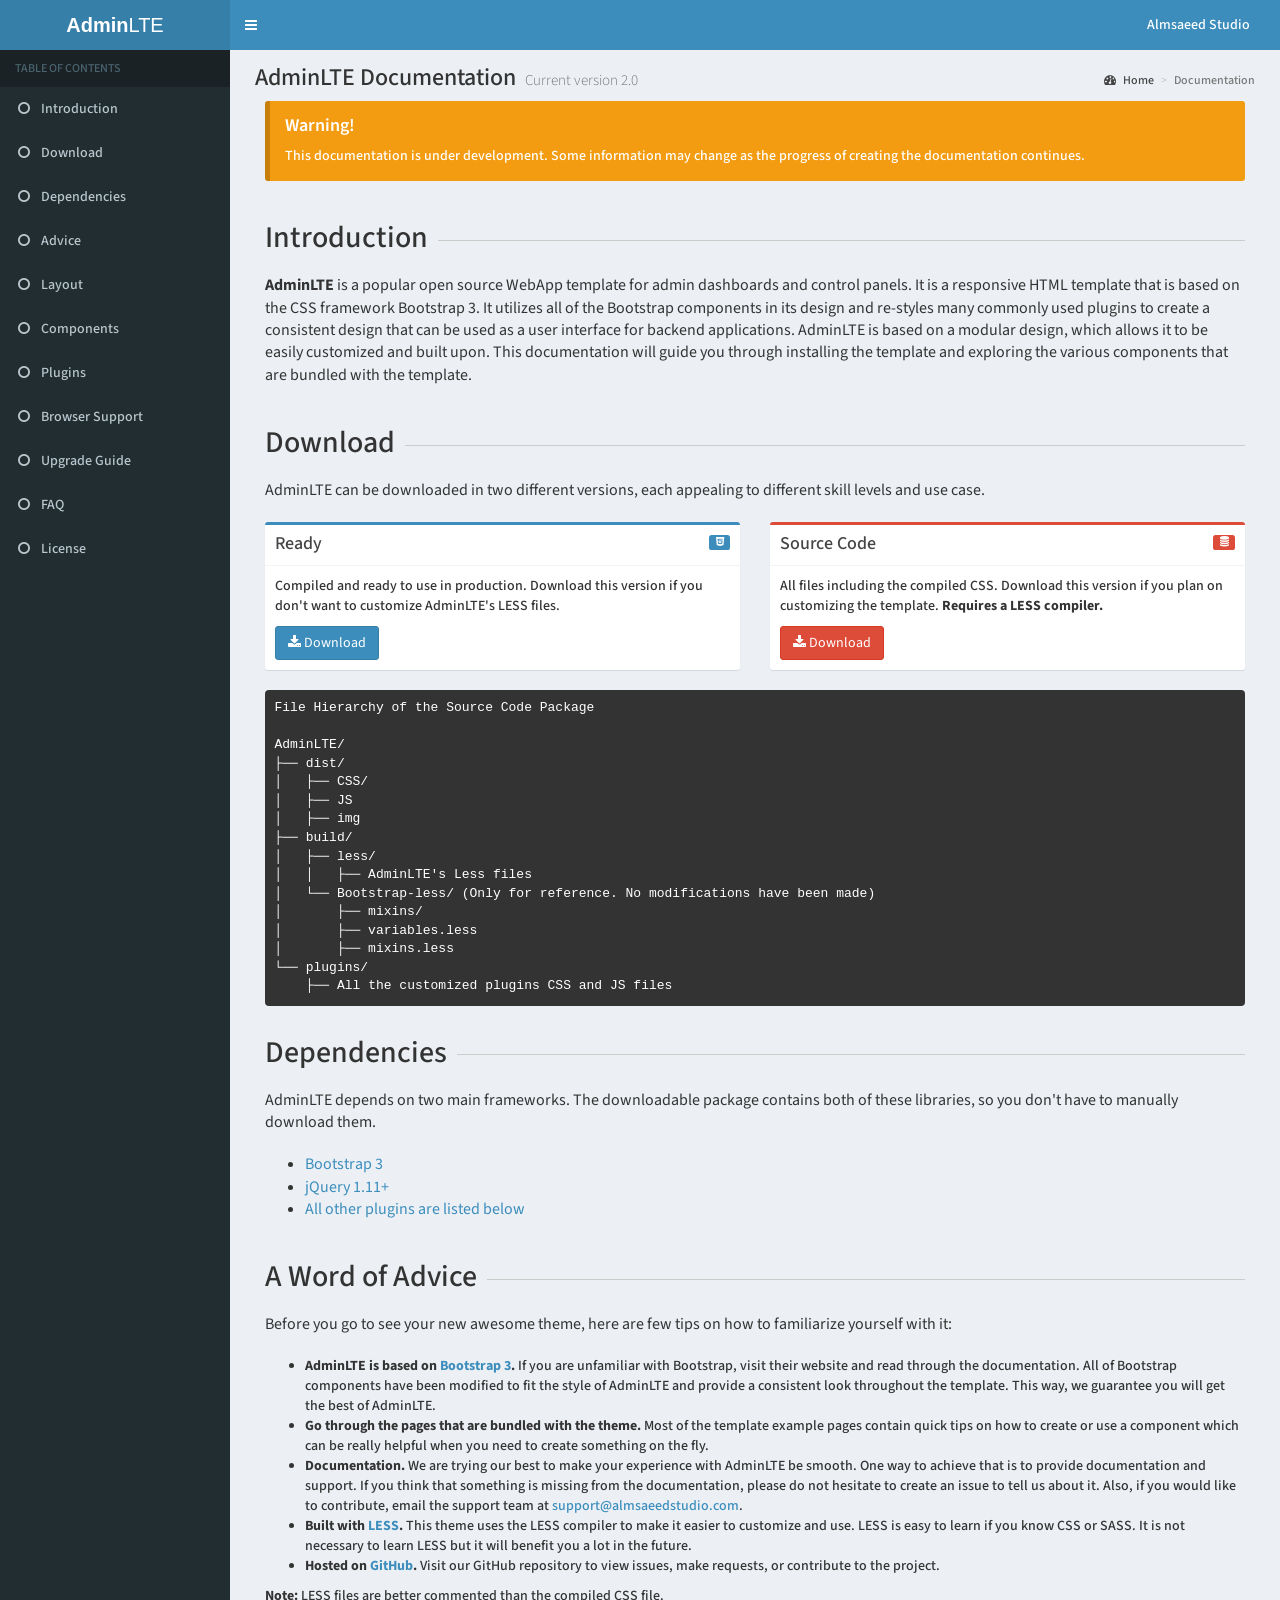
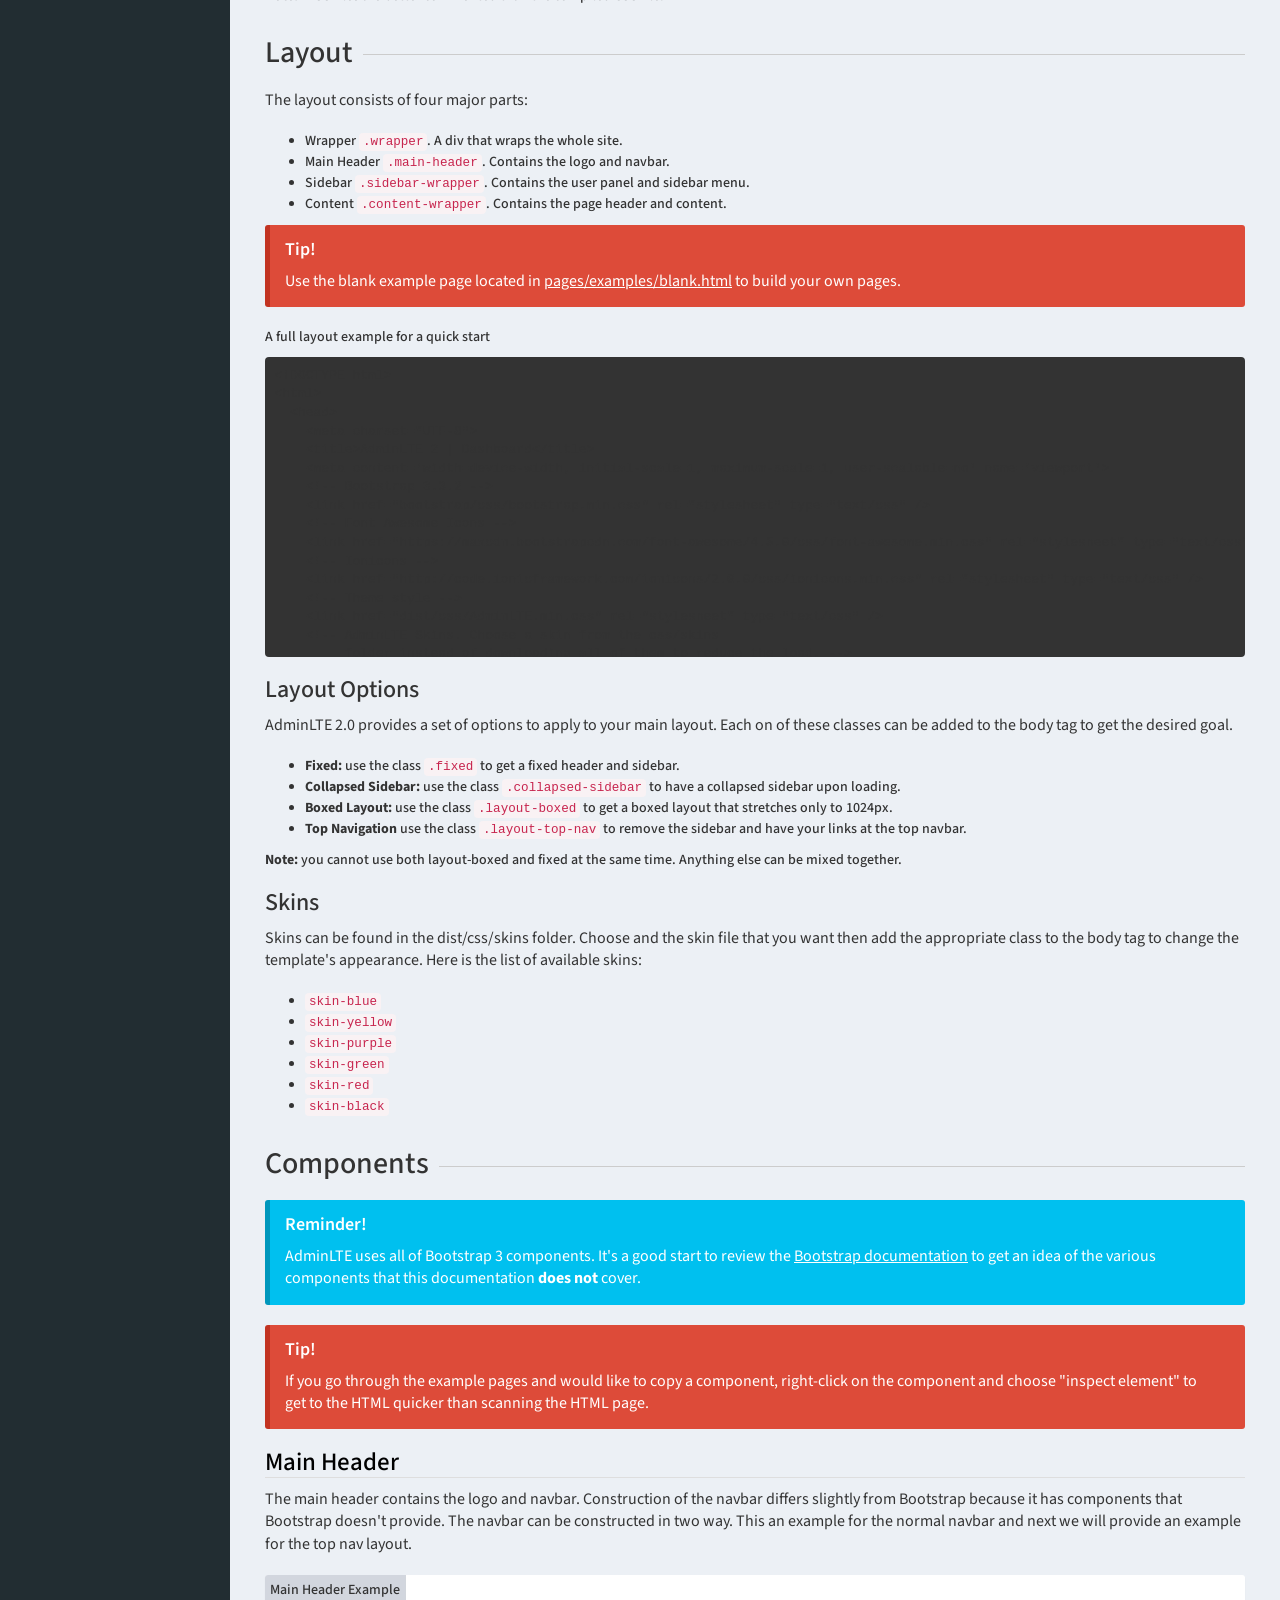
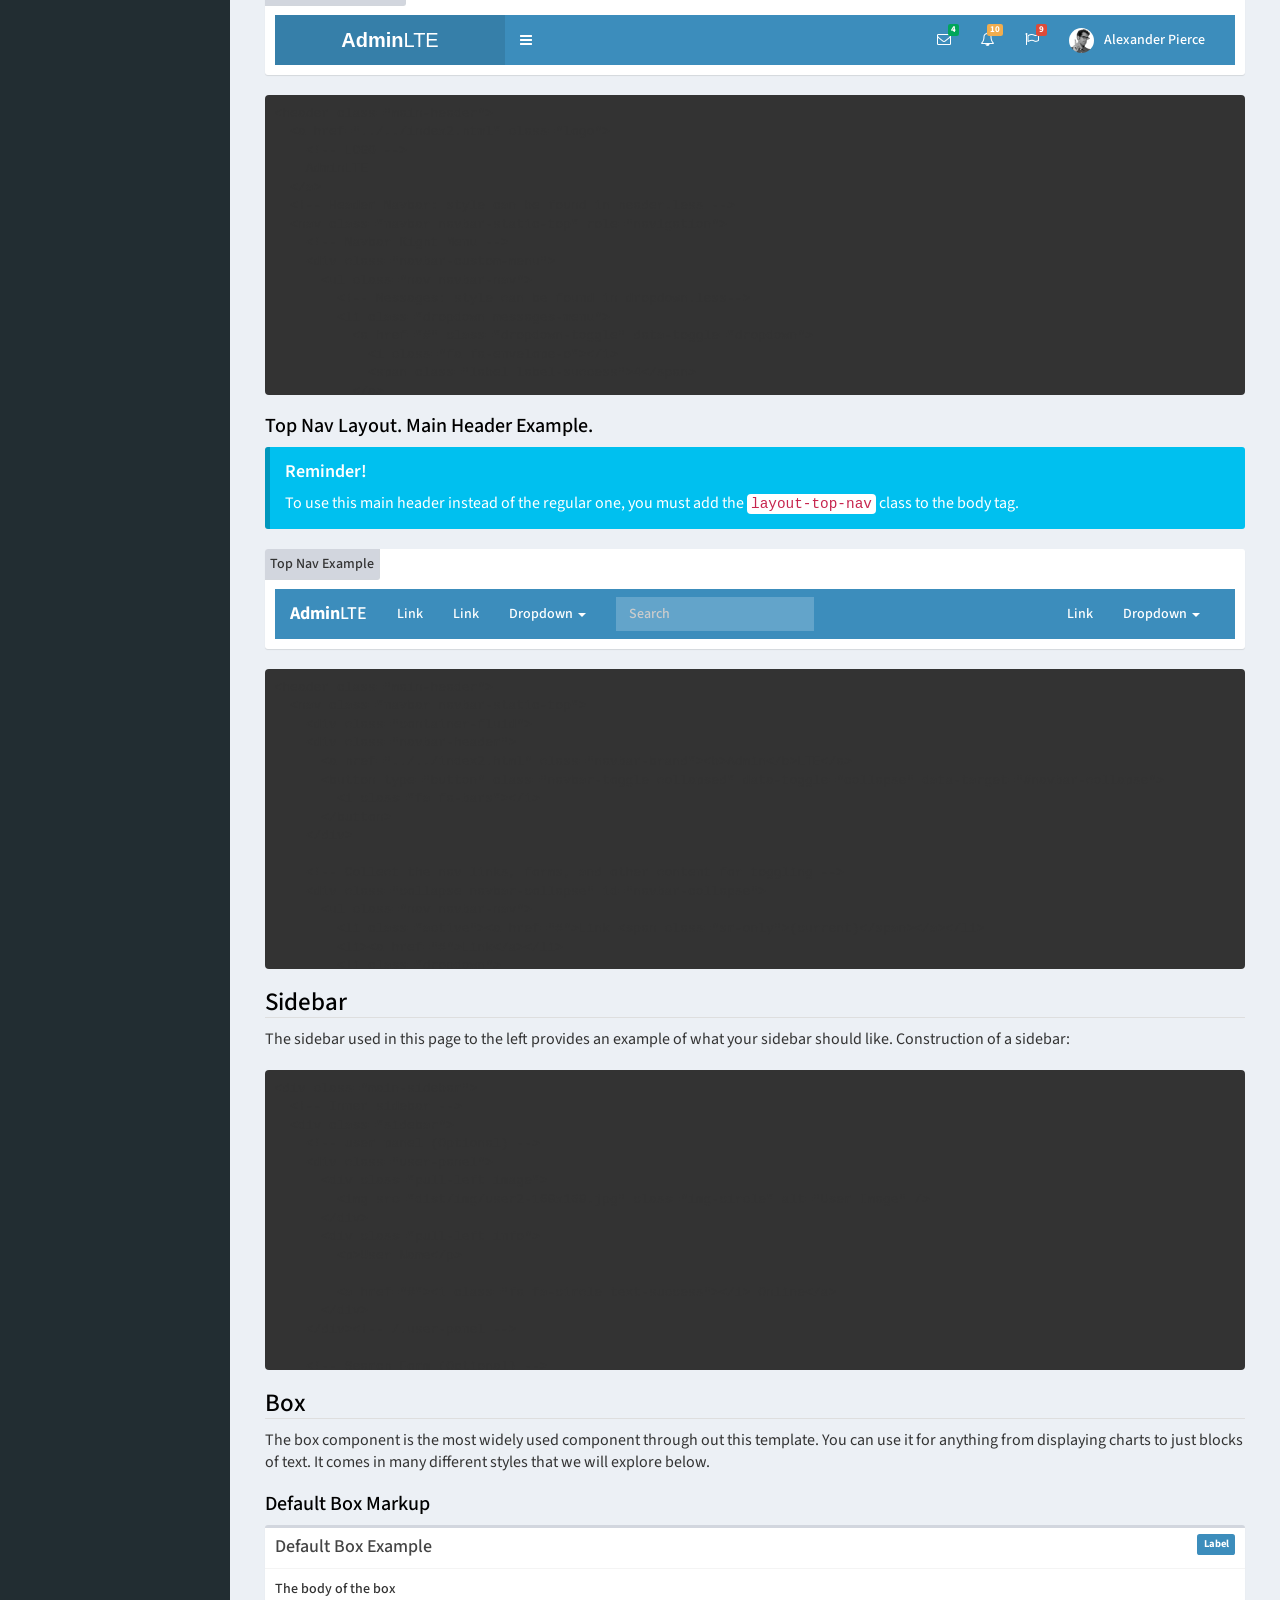
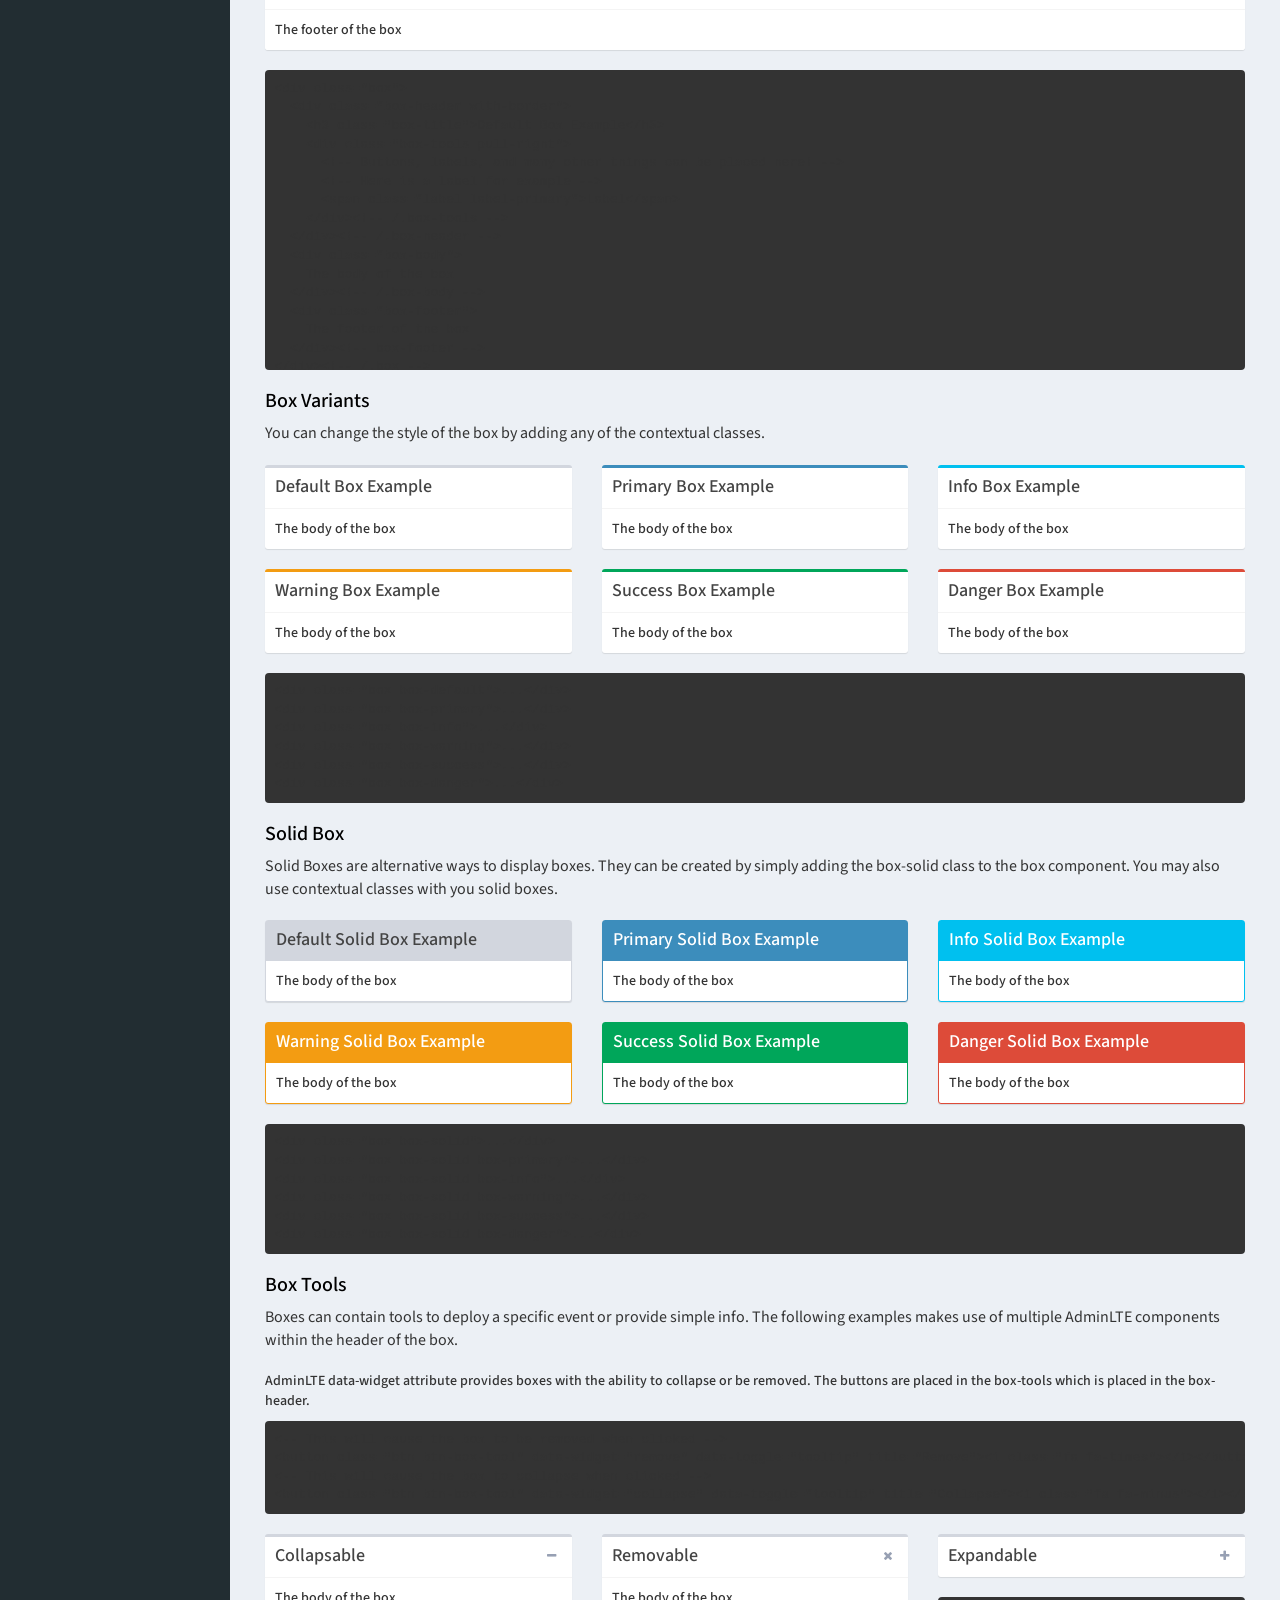
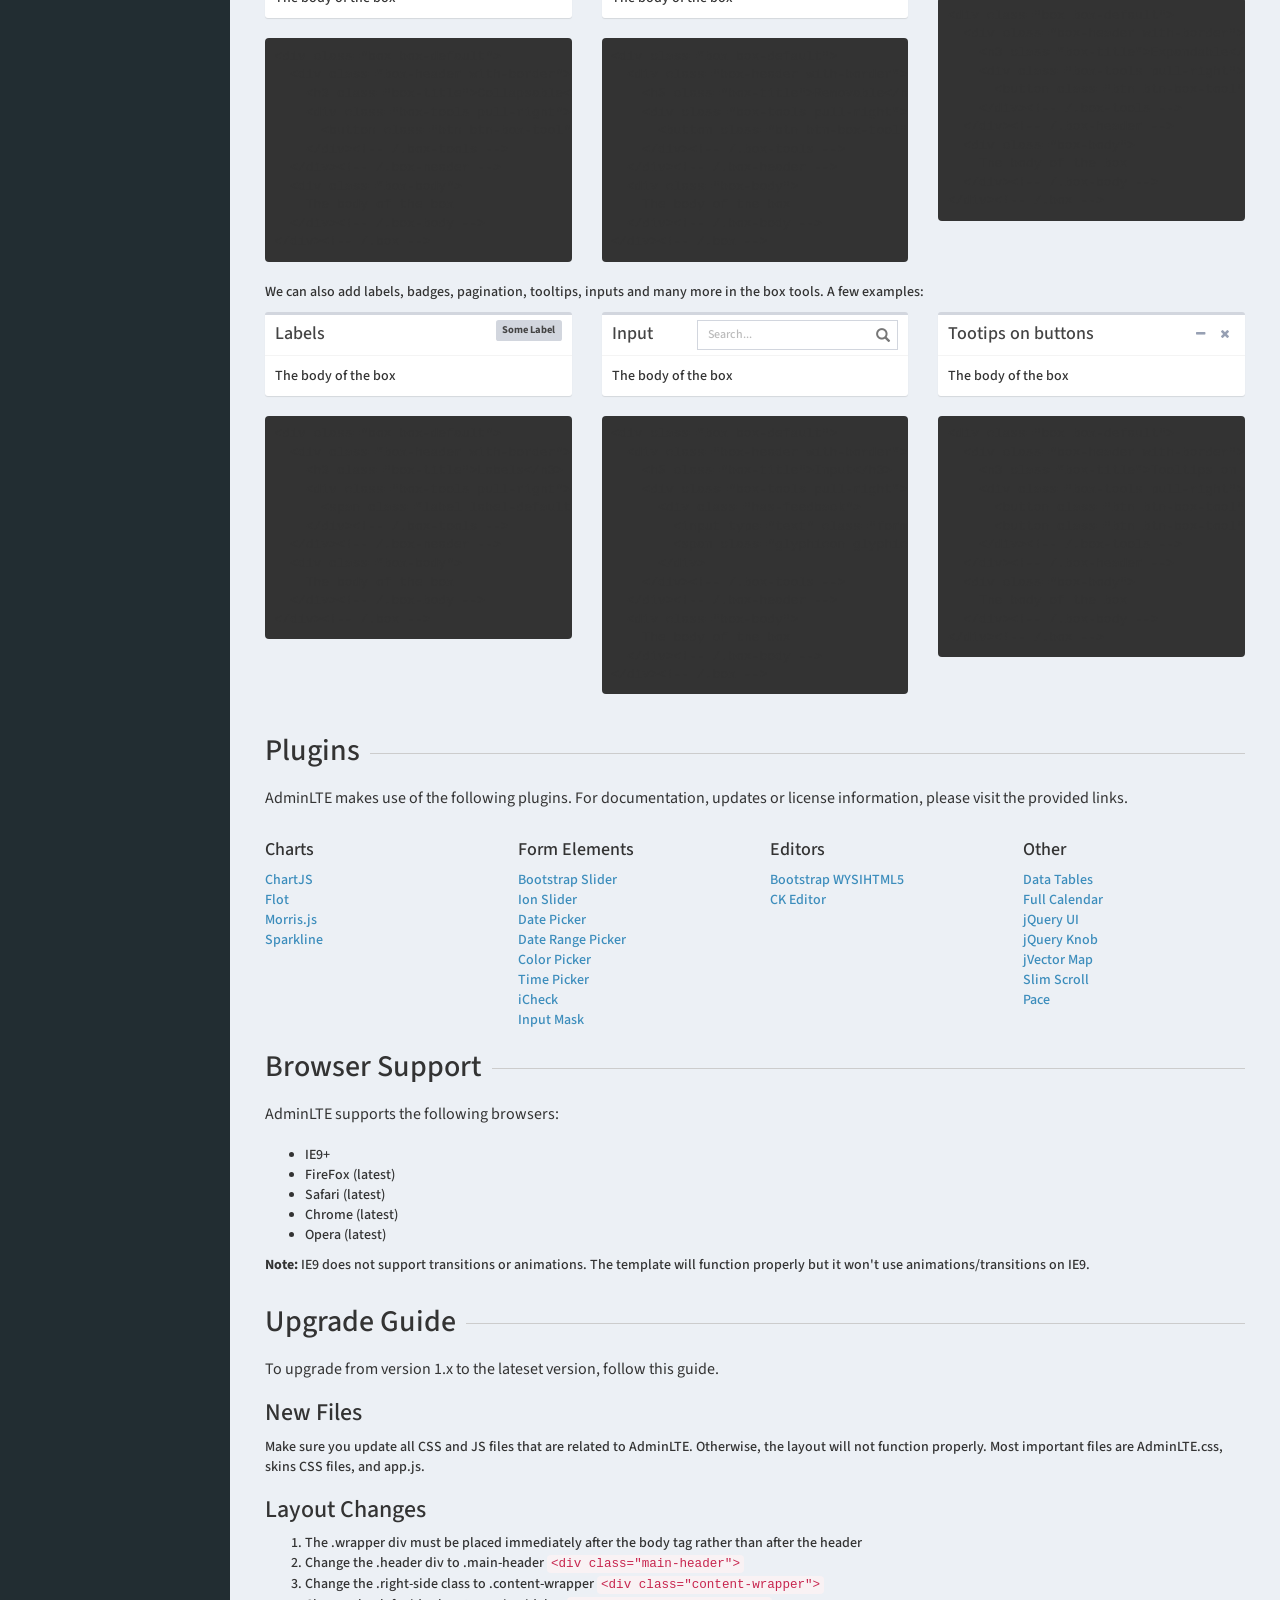
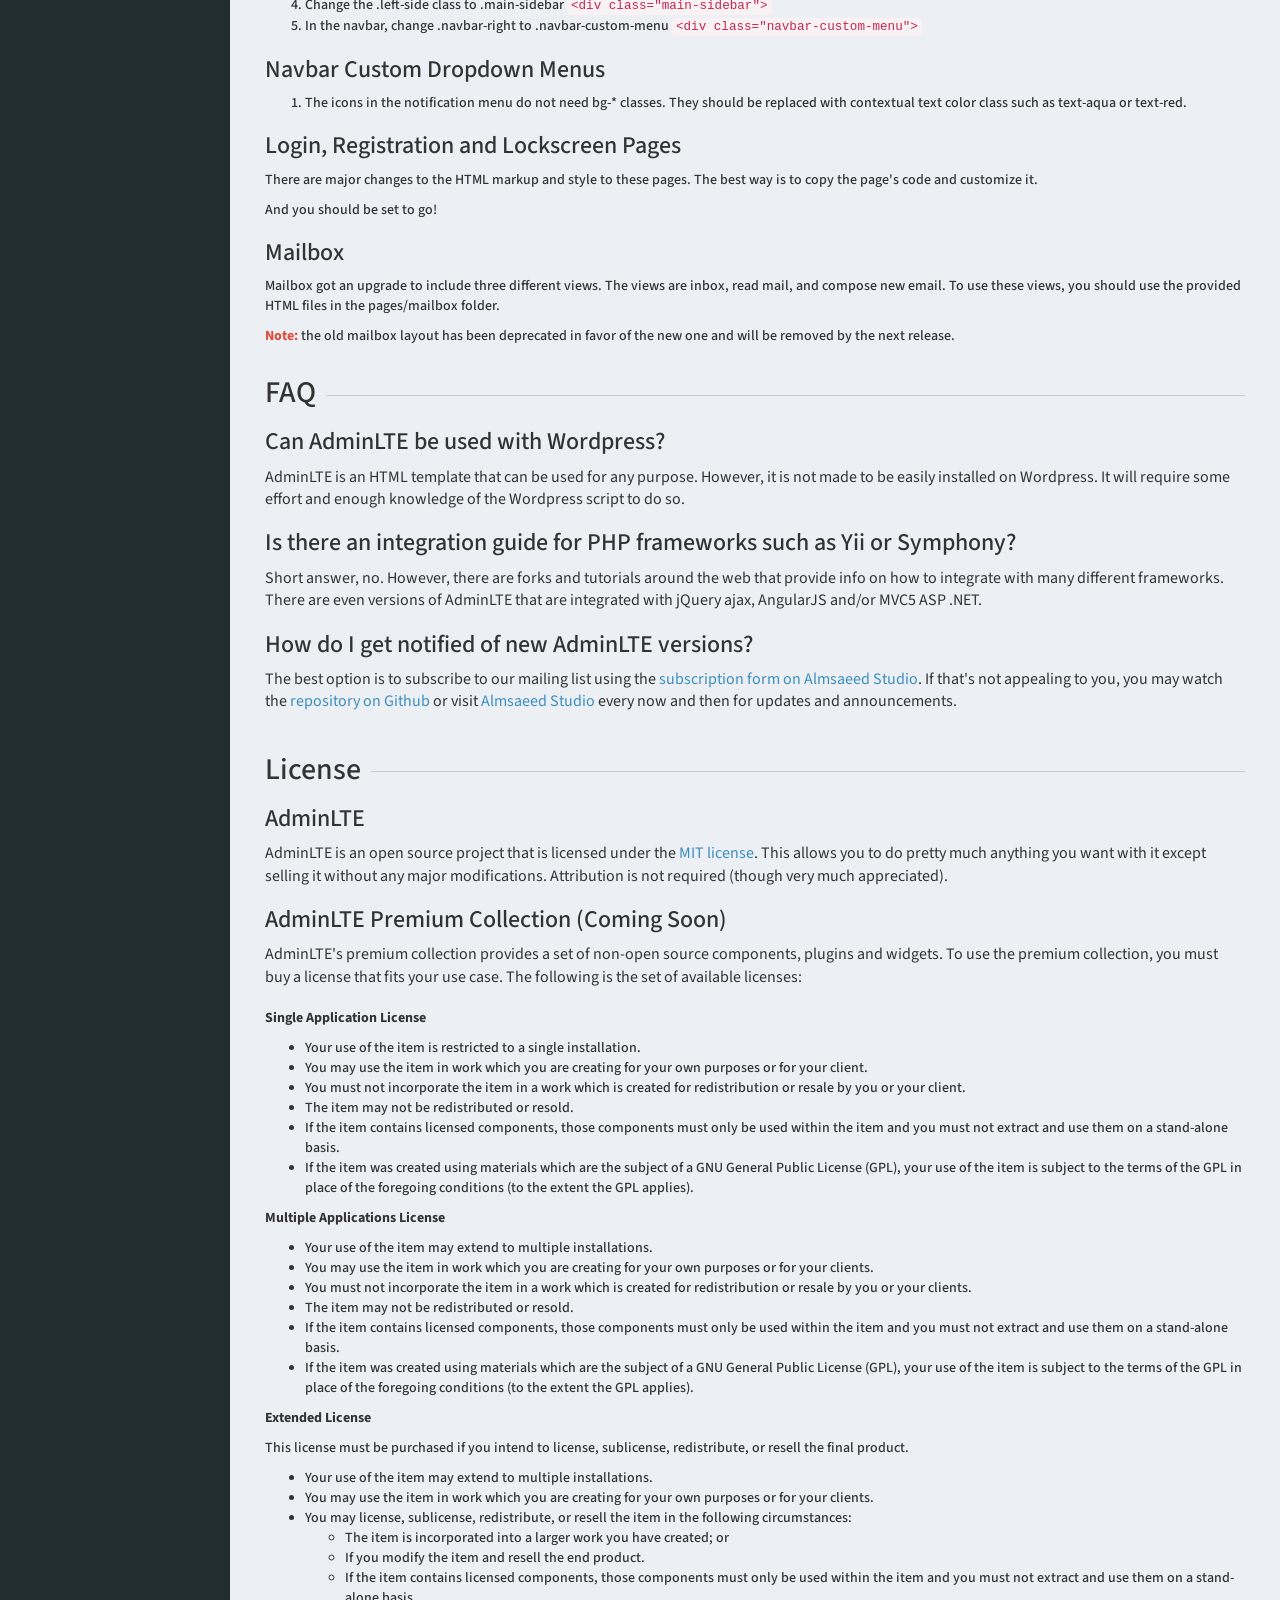
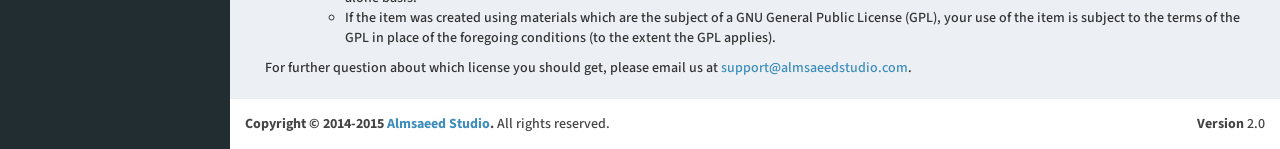
<file: admin/panel/documentation/index.html>
<!DOCTYPE html>
<html>
  <head>
    <meta charset="UTF-8">
    <meta http-equiv="X-UA-Compatible" content="IE=edge">
    <title>AdminLTE 2 | Documentation</title>
    <meta content='width=device-width, initial-scale=1, maximum-scale=1, user-scalable=no' name='viewport'>
    <!-- Bootstrap 3.3.2 -->
    <link href="../bootstrap/css/bootstrap.min.css" rel="stylesheet" type="text/css" />
    <!-- Font Awesome Icons -->
    <link href="https://maxcdn.bootstrapcdn.com/font-awesome/4.3.0/css/font-awesome.min.css" rel="stylesheet" type="text/css" />
    <!-- Ionicons -->
    <link href="http://code.ionicframework.com/ionicons/2.0.0/css/ionicons.min.css" rel="stylesheet" type="text/css" />
    <!-- Theme style -->
    <link href="../dist/css/AdminLTE.min.css" rel="stylesheet" type="text/css" />
    <link href="../dist/css/skins/skin-blue.min.css" rel="stylesheet" type="text/css" />

    <!-- HTML5 Shim and Respond.js IE8 support of HTML5 elements and media queries -->
    <!-- WARNING: Respond.js doesn't work if you view the page via file:// -->
    <!--[if lt IE 9]>
        <script src="https://oss.maxcdn.com/libs/html5shiv/3.7.0/html5shiv.js"></script>
        <script src="https://oss.maxcdn.com/libs/respond.js/1.3.0/respond.min.js"></script>
    <![endif]-->
    <style>
      body {
        font-family: 'Source Sans Pro', 'Helvetica Neue', Helvetica, Arial, sans-serif;
        font-weight: 500;
      }
      .content-wrapper {
        padding: 0 10px;
        font-size: 14px;
      }
      .page-header {
        border: 0;        
        margin: 0 0 20px 0;
        padding: 0;
        position: relative;
        z-index: 1;
        font-size: 30px;
      }
      section[id] {
        padding: 20px 0 0 0;
      }
      #components > h3 {
        font-size: 25px;
        border-bottom: 1px solid #dedede;
        color: #000;
      }
      #components > h4 {
        font-size: 20px;
        color: #000;
      }
      .page-header span {
        z-index: 5;
        display: inline-block;
        background-color: #ecf0f5;
        padding-right: 10px;
      }
      .page-header::before {
        content: " ";
        display: block;
        background: #ccc;
        width: 100%;
        height: 1px;
        position: absolute;
        top: 50%;
        margin-top: 2px;
        z-index: -1;
      }
      .lead {
        font-size: 16px;
        font-weight: 400;
      }
      .eg{
        position: absolute;
        top: 0;
        left: 0;
        display: inline-block;
        background: #d2d6de;
        padding: 5px;
        border-bottom-right-radius: 3px;
        border-top-left-radius: 3px;
        border-bottom: 1px solid #d2d6dc;
        border-right: 1px solid #d2d6dc;
      }
      .eg + * {
        margin-top: 30px;
      }
      .content {
        padding: 10px 25px;
      }
      .hierarchy {
        background: #333;
        color: #fff;
      }
      .plugins-list li {
        width: 50%;
        float: left;
      }
      pre {
        border: none;
      }
      /* desert scheme ported from vim to google prettify */
      pre.prettyprint {display: block; background-color: #333; max-height: 300px; border: none!important; margin-bottom: 20px;}
      pre .nocode { background-color: none; color: #000 }
      pre .str { color: #ffa0a0;} /* string  - pink */
      pre .kwd { color: #f0e68c; font-weight: bold }
      pre .com { color: #87ceeb } /* comment - skyblue */
      pre .typ { color: #98fb98 } /* type    - lightgreen */
      pre .lit { color: #cd5c5c } /* literal - darkred */
      pre .pun { color: #fff }    /* punctuation */
      pre .pln { color: #fff }    /* plaintext */
      pre .tag { color: #f0e68c; font-weight: bold } /* html/xml tag    - lightyellow */
      pre .atn { color: #bdb76b; font-weight: bold } /* attribute name  - khaki */
      pre .atv { color: #ffa0a0 } /* attribute value - pink */
      pre .dec { color: #98fb98 } /* decimal         - lightgreen */

      /* Specify class=linenums on a pre to get line numbering */
      ol.linenums { margin-top: 0; margin-bottom: 0; color: #AEAEAE } /* IE indents via margin-left */
      li.L0,li.L1,li.L2,li.L3,li.L5,li.L6,li.L7,li.L8 { list-style-type: none }
      /* Alternate shading for lines */
      li.L1,li.L3,li.L5,li.L7,li.L9 { }

      @media print {
        pre.prettyprint { background-color: none }
        pre .str, code .str { color: #060 }
        pre .kwd, code .kwd { color: #006; font-weight: bold }
        pre .com, code .com { color: #600; font-style: italic }
        pre .typ, code .typ { color: #404; font-weight: bold }
        pre .lit, code .lit { color: #044 }
        pre .pun, code .pun { color: #440 }
        pre .pln, code .pln { color: #000 }
        pre .tag, code .tag { color: #006; font-weight: bold }
        pre .atn, code .atn { color: #404 }
        pre .atv, code .atv { color: #060 }
      }
      .sidebar {
        margin-top: 0;
        padding-top: 0!important;
      }
      .box .main-header {
        z-index: 1000;
        position: relative;
      }
      .treeview .nav li a:hover,
      .treeview .nav li a:active {
        background: transparent;
      }
    </style>
  </head>
  <body class="skin-blue fixed" data-spy="scroll" data-target="#scrollspy">
    <div class="wrapper">

      <header class="main-header">
        <!-- Logo -->
        <a href="../index2.html" class="logo"><b>Admin</b>LTE</a>
        <!-- Header Navbar: style can be found in header.less -->
        <nav class="navbar navbar-static-top" role="navigation">
          <!-- Sidebar toggle button-->
          <a href="#" class="sidebar-toggle" data-toggle="offcanvas" role="button">
            <span class="sr-only">Toggle navigation</span>
          </a>
          <!-- Navbar Right Menu -->
          <div class="navbar-custom-menu">
            <ul class="nav navbar-nav">
              <li><a href="http://almsaeedstudio.com">Almsaeed Studio</a></li>
            </ul>
          </div>
        </nav>
      </header>
      <!-- Left side column. contains the logo and sidebar -->
      <aside class="main-sidebar">
        <!-- sidebar: style can be found in sidebar.less -->
        <section class="sidebar" id="scrollspy">

          <!-- sidebar menu: : style can be found in sidebar.less -->
          <ul class="nav sidebar-menu">
            <li class="header">TABLE OF CONTENTS</li>
            <li class='active'><a href="#introduction"><i class='fa fa-circle-o'></i> Introduction</a></li>
            <li><a href="#download"><i class='fa fa-circle-o'></i> Download</a></li>
            <li><a href="#dependencies"><i class='fa fa-circle-o'></i> Dependencies</a></li>
            <li><a href="#advice"><i class='fa fa-circle-o'></i> Advice</a></li>
            <li><a href="#layout"><i class='fa fa-circle-o'></i> Layout</a></li>
            <li class='treeview' id='scrollspy-components'>
              <a href="#components"><i class='fa fa-circle-o'></i> Components</a>
              <ul class='nav treeview-menu'>
                <li><a href='#component-main-header'>Main Header</a></li>
                <li><a href='#component-sidebar'>Sidebar</a></li>
                <li><a href='#component-box'>Boxes</a></li>
              </ul>
            </li>
            <li><a href="#plugins"><i class='fa fa-circle-o'></i> Plugins</a></li>
            <li><a href="#browsers"><i class='fa fa-circle-o'></i> Browser Support</a></li>
            <li><a href="#upgrade"><i class='fa fa-circle-o'></i> Upgrade Guide</a></li>
            <li><a href="#faq"><i class='fa fa-circle-o'></i> FAQ</a></li>
            <li><a href="#license"><i class='fa fa-circle-o'></i> License</a></li>
          </ul>
        </section>
        <!-- /.sidebar -->
      </aside>

      <!-- Right side column. Contains the navbar and content of the page -->
      <div class="content-wrapper">
        <!-- Content Header (Page header) -->
        <div class="content-header">
          <h1>
            AdminLTE Documentation
            <small>Current version 2.0</small>
          </h1>
          <ol class="breadcrumb">
            <li><a href="#"><i class="fa fa-dashboard"></i> Home</a></li>
            <li class="active">Documentation</li>
          </ol>
        </div>

        <!-- Main content -->
        <div class="content body">
          <div class="callout callout-warning">
            <h4>Warning!</h4>
            This documentation is under development. Some information may change as the progress of creating the documentation continues.
          </div>
          <section id='introduction'>
            <h2 class='page-header'><span>Introduction</span></h2>
            <p class='lead'>
              <b>AdminLTE</b> is a popular open source WebApp template for admin dashboards and control panels.
              It is a responsive HTML template that is based on the CSS framework Bootstrap 3.
              It utilizes all of the Bootstrap components in its design and re-styles many
              commonly used plugins to create a consistent design that can be used as a user
              interface for backend applications. AdminLTE is based on a modular design, which
              allows it to be easily customized and built upon. This documentation will guide you through
              installing the template and exploring the various components that are bundled with the template.
            </p>
          </section><!-- /#introduction -->

          <!-- ============================================================= -->

          <section id='download'>
            <h2 class='page-header'><span>Download</span></h2>
            <p class='lead'>
              AdminLTE can be downloaded in two different versions, each appealing to different
              skill levels and use case.
            </p>
            <div class='row'>
              <div class='col-sm-6'>
                <div class='box box-primary'>
                  <div class='box-header with-border'>
                    <h3 class='box-title'>Ready</h3>
                    <span class='label label-primary pull-right'><i class='fa fa-html5'></i></span>
                  </div><!-- /.box-header -->
                  <div class='box-body'>
                    <p>Compiled and ready to use in production. Download this version
                      if you don't want to customize AdminLTE's LESS files.</p>
                    <a href='http://almsaeedstudio.com/download/AdminLTE-dist' class='btn btn-primary'><i class='fa fa-download'></i> Download</a>
                  </div><!-- /.box-body -->
                </div><!-- /.box -->
              </div><!-- /.col -->
              <div class='col-sm-6'>
                <div class='box box-danger'>
                  <div class='box-header with-border'>
                    <h3 class='box-title'>Source Code</h3>
                    <span class='label label-danger pull-right'><i class='fa fa-database'></i></span>
                  </div><!-- /.box-header -->
                  <div class='box-body'>
                    <p>All files including the compiled CSS. Download this version
                      if you plan on customizing the template. <b>Requires a LESS compiler.</b></p>
                    <a href='http://almsaeedstudio.com/download/AdminLTE' class='btn btn-danger'><i class='fa fa-download'></i> Download</a>
                  </div><!-- /.box-body -->
                </div><!-- /.box -->
              </div><!-- /.col -->
            </div><!-- /.row -->
            <pre class='hierarchy'><code class="language-bash" data-lang="bash">File Hierarchy of the Source Code Package

AdminLTE/
├── dist/
│   ├── CSS/
│   ├── JS
│   ├── img
├── build/
│   ├── less/
│   │   ├── AdminLTE's Less files
│   └── Bootstrap-less/ (Only for reference. No modifications have been made)
│       ├── mixins/
│       ├── variables.less
│       ├── mixins.less
└── plugins/
    ├── All the customized plugins CSS and JS files</code></pre>
          </section>

          <!-- ============================================================= -->

          <section id="dependencies">
            <h2 class="page-header"><span>Dependencies</span></h2>
            <p class="lead">AdminLTE depends on two main frameworks.
              The downloadable package contains both of these libraries, so you don't have to manually download them.</p>
            <ul class="lead">
              <li><a href="http://getbootstrap.com" target="_blank">Bootstrap 3</a></li>
              <li><a href="http://jquery.com/" target="_blank">jQuery 1.11+</a></li>
              <li><a href="#plugins">All other plugins are listed below</a></li>
            </ul>
          </section>

          <!-- ============================================================= -->

          <section id='advice'>
            <h2 class='page-header'><span>A Word of Advice</span></h2>
            <p class='lead'>
              Before you go to see your new awesome theme, here are few tips on how to familiarize yourself with it:
            </p>

            <ul>
              <li><b>AdminLTE is based on <a href="http://getbootstrap.com/" target="_blank">Bootstrap 3</a>.</b> If you are unfamiliar with Bootstrap, visit their website and read through the documentation. All of Bootstrap components have been modified to fit the style of AdminLTE and provide a consistent look throughout the template. This way, we guarantee you will get the best of AdminLTE.</li>
              <li><b>Go through the pages that are bundled with the theme.</b> Most of the template example pages contain quick tips on how to create or use a component which can be really helpful when you need to create something on the fly.</li>
              <li><b>Documentation.</b> We are trying our best to make your experience with AdminLTE be smooth. One way to achieve that is to provide documentation and support. If you think that something is missing from the documentation, please do not hesitate to create an issue to tell us about it. Also, if you would like to contribute, email the support team at <a href="mailto:support@almsaeedstudio.com">support@almsaeedstudio.com</a>.</li>
              <li><b>Built with <a href="http://lesscss.org/" target="_blank">LESS</a>.</b> This theme uses the LESS compiler to make it easier to customize and use. LESS is easy to learn if you know CSS or SASS. It is not necessary to learn LESS but it will benefit you a lot in the future.</li>
              <li><b>Hosted on <a href="https://github.com/almasaeed2010/AdminLTE/" target="_blank">GitHub</a>.</b> Visit our GitHub repository to view issues, make requests, or contribute to the project.</li>
            </ul>
            <p>
              <b>Note:</b> LESS files are better commented than the compiled CSS file.
            </p>
          </section>

          <!-- ============================================================= -->

          <section id='layout'>
            <h2 class='page-header'><span>Layout</span></h2>
            <p class='lead'>The layout consists of four major parts:</p>
            <ul>
              <li>Wrapper <code>.wrapper</code>. A div that wraps the whole site.</li>
              <li>Main Header <code>.main-header</code>. Contains the logo and navbar.</li>
              <li>Sidebar <code>.sidebar-wrapper</code>. Contains the user panel and sidebar menu.</li>
              <li>Content <code>.content-wrapper</code>. Contains the page header and content.</li>
            </ul>
            <div class="callout callout-danger lead">
              <h4>Tip!</h4>
              <p>Use the blank example page located in <a href="../pages/examples/blank.html">pages/examples/blank.html</a> to build your own pages.</p>
            </div>
            <p>A full layout example for a quick start</p>
            <pre class='prettyprint'>
&LT;!DOCTYPE html>
&LT;html>
  &LT;head>
    &LT;meta charset="UTF-8">
    &LT;title>AdminLTE 2 | Dashboard&LT;/title>
    &LT;meta content='width=device-width, initial-scale=1, maximum-scale=1, user-scalable=no' name='viewport'>
    &LT;!-- Bootstrap 3.3.2 -->
    &LT;link href="bootstrap/css/bootstrap.min.css" rel="stylesheet" type="text/css" />
    &LT;!-- Font Awesome Icons -->
    &LT;link href="https://maxcdn.bootstrapcdn.com/font-awesome/4.3.0/css/font-awesome.min.css" rel="stylesheet" type="text/css" />
    &LT;!-- Ionicons -->
    &LT;link href="http://code.ionicframework.com/ionicons/2.0.0/css/ionicons.min.css" rel="stylesheet" type="text/css" />
    &LT;!-- Theme style -->
    &LT;link href="dist/css/AdminLTE.min.css" rel="stylesheet" type="text/css" />
    &LT;!-- AdminLTE Skins. Choose a skin from the css/skins 
         folder instead of downloading all of them to reduce the load. -->
    &LT;link href="dist/css/skins/_all-skins.min.css" rel="stylesheet" type="text/css" />

    &LT;!-- HTML5 Shim and Respond.js IE8 support of HTML5 elements and media queries -->
    &LT;!-- WARNING: Respond.js doesn't work if you view the page via file:// -->
    &LT;!--[if lt IE 9]>
        &LT;script src="https://oss.maxcdn.com/libs/html5shiv/3.7.0/html5shiv.js">&LT;/script>
        &LT;script src="https://oss.maxcdn.com/libs/respond.js/1.3.0/respond.min.js">&LT;/script>
    &LT;![endif]-->
  &LT;/head>
  &LT;body class="skin-blue">
    &LT;!-- Site wrapper -->
    &LT;div class="wrapper">
      
      &LT;header class="main-header">
        &LT;a href="index2.html" class="logo">&LT;b>Admin&LT;/b>LTE&LT;/a>
        &LT;!-- Header Navbar: style can be found in header.less -->
        &LT;nav class="navbar navbar-static-top" role="navigation">
          &LT;!-- Sidebar toggle button-->
          &LT;a href="#" class="sidebar-toggle" data-toggle="offcanvas" role="button">
            &LT;span class="sr-only">Toggle navigation&LT;/span>
            &LT;span class="icon-bar">&LT;/span>
            &LT;span class="icon-bar">&LT;/span>
            &LT;span class="icon-bar">&LT;/span>
          &LT;/a>
          &LT;div class="navbar-custom-menu">
            &LT;ul class="nav navbar-nav">
              &LT;!-- Messages: style can be found in dropdown.less-->
              &LT;li class="dropdown messages-menu">
                &LT;a href="#" class="dropdown-toggle" data-toggle="dropdown">
                  &LT;i class="fa fa-envelope-o">&LT;/i>
                  &LT;span class="label label-success">4&LT;/span>
                &LT;/a>
                &LT;ul class="dropdown-menu">
                  &LT;li class="header">You have 4 messages&LT;/li>
                  &LT;li>
                    &LT;!-- inner menu: contains the actual data -->
                    &LT;ul class="menu">
                      &LT;li>&LT;!-- start message -->
                        &LT;a href="#">
                          &LT;div class="pull-left">
                            &LT;img src="dist/img/user2-160x160.jpg" class="img-circle" alt="User Image"/>
                          &LT;/div>
                          &LT;h4>
                            Support Team
                            &LT;small>&LT;i class="fa fa-clock-o">&LT;/i> 5 mins&LT;/small>
                          &LT;/h4>
                          &LT;p>Why not buy a new awesome theme?&LT;/p>
                        &LT;/a>
                      &LT;/li>&LT;!-- end message -->
                    &LT;/ul>
                  &LT;/li>
                  &LT;li class="footer">&LT;a href="#">See All Messages&LT;/a>&LT;/li>
                &LT;/ul>
              &LT;/li>
              &LT;!-- Notifications: style can be found in dropdown.less -->
              &LT;li class="dropdown notifications-menu">
                &LT;a href="#" class="dropdown-toggle" data-toggle="dropdown">
                  &LT;i class="fa fa-bell-o">&LT;/i>
                  &LT;span class="label label-warning">10&LT;/span>
                &LT;/a>
                &LT;ul class="dropdown-menu">
                  &LT;li class="header">You have 10 notifications&LT;/li>
                  &LT;li>
                    &LT;!-- inner menu: contains the actual data -->
                    &LT;ul class="menu">
                      &LT;li>
                        &LT;a href="#">
                          &LT;i class="fa fa-users text-aqua">&LT;/i> 5 new members joined today
                        &LT;/a>
                      &LT;/li>
                    &LT;/ul>
                  &LT;/li>
                  &LT;li class="footer">&LT;a href="#">View all&LT;/a>&LT;/li>
                &LT;/ul>
              &LT;/li>
              &LT;!-- Tasks: style can be found in dropdown.less -->
              &LT;li class="dropdown tasks-menu">
                &LT;a href="#" class="dropdown-toggle" data-toggle="dropdown">
                  &LT;i class="fa fa-flag-o">&LT;/i>
                  &LT;span class="label label-danger">9&LT;/span>
                &LT;/a>
                &LT;ul class="dropdown-menu">
                  &LT;li class="header">You have 9 tasks&LT;/li>
                  &LT;li>
                    &LT;!-- inner menu: contains the actual data -->
                    &LT;ul class="menu">
                      &LT;li>&LT;!-- Task item -->
                        &LT;a href="#">
                          &LT;h3>
                            Design some buttons
                            &LT;small class="pull-right">20%&LT;/small>
                          &LT;/h3>
                          &LT;div class="progress xs">
                            &LT;div class="progress-bar progress-bar-aqua" style="width: 20%" role="progressbar" aria-valuenow="20" aria-valuemin="0" aria-valuemax="100">
                              &LT;span class="sr-only">20% Complete&LT;/span>
                            &LT;/div>
                          &LT;/div>
                        &LT;/a>
                      &LT;/li>&LT;!-- end task item -->
                    &LT;/ul>
                  &LT;/li>
                  &LT;li class="footer">
                    &LT;a href="#">View all tasks&LT;/a>
                  &LT;/li>
                &LT;/ul>
              &LT;/li>
              &LT;!-- User Account: style can be found in dropdown.less -->
              &LT;li class="dropdown user user-menu">
                &LT;a href="#" class="dropdown-toggle" data-toggle="dropdown">
                  &LT;img src="dist/img/user2-160x160.jpg" class="user-image" alt="User Image"/>
                  &LT;span class="hidden-xs">Alexander Pierce&LT;/span>
                &LT;/a>
                &LT;ul class="dropdown-menu">
                  &LT;!-- User image -->
                  &LT;li class="user-header">
                    &LT;img src="dist/img/user2-160x160.jpg" class="img-circle" alt="User Image" />
                    &LT;p>
                      Alexander Pierce - Web Developer
                      &LT;small>Member since Nov. 2012&LT;/small>
                    &LT;/p>
                  &LT;/li>
                  &LT;!-- Menu Body -->
                  &LT;li class="user-body">
                    &LT;div class="col-xs-4 text-center">
                      &LT;a href="#">Followers&LT;/a>
                    &LT;/div>
                    &LT;div class="col-xs-4 text-center">
                      &LT;a href="#">Sales&LT;/a>
                    &LT;/div>
                    &LT;div class="col-xs-4 text-center">
                      &LT;a href="#">Friends&LT;/a>
                    &LT;/div>
                  &LT;/li>
                  &LT;!-- Menu Footer-->
                  &LT;li class="user-footer">
                    &LT;div class="pull-left">
                      &LT;a href="#" class="btn btn-default btn-flat">Profile&LT;/a>
                    &LT;/div>
                    &LT;div class="pull-right">
                      &LT;a href="#" class="btn btn-default btn-flat">Sign out&LT;/a>
                    &LT;/div>
                  &LT;/li>
                &LT;/ul>
              &LT;/li>
            &LT;/ul>
          &LT;/div>
        &LT;/nav>
      &LT;/header>

      &LT;!-- =============================================== -->

      &LT;!-- Left side column. contains the sidebar -->
      &LT;aside class="main-sidebar">
        &LT;!-- sidebar: style can be found in sidebar.less -->
        &LT;section class="sidebar">
          &LT;!-- Sidebar user panel -->
          &LT;div class="user-panel">
            &LT;div class="pull-left image">
              &LT;img src="dist/img/user2-160x160.jpg" class="img-circle" alt="User Image" />
            &LT;/div>
            &LT;div class="pull-left info">
              &LT;p>Alexander Pierce&LT;/p>

              &LT;a href="#">&LT;i class="fa fa-circle text-success">&LT;/i> Online&LT;/a>
            &LT;/div>
          &LT;/div>
          &LT;!-- search form -->
          &LT;form action="#" method="get" class="sidebar-form">
            &LT;div class="input-group">
              &LT;input type="text" name="q" class="form-control" placeholder="Search..."/>
              &LT;span class="input-group-btn">
                &LT;button type='submit' name='seach' id='search-btn' class="btn btn-flat">&LT;i class="fa fa-search">&LT;/i>&LT;/button>
              &LT;/span>
            &LT;/div>
          &LT;/form>
          &LT;!-- /.search form -->
          &LT;!-- sidebar menu: : style can be found in sidebar.less -->
          &LT;ul class="sidebar-menu">
            &LT;li class="header">MAIN NAVIGATION&LT;/li>
            &LT;li class="treeview">
              &LT;a href="#">
                &LT;i class="fa fa-dashboard">&LT;/i> &LT;span>Dashboard&LT;/span> &LT;i class="fa fa-angle-left pull-right">&LT;/i>
              &LT;/a>
              &LT;ul class="treeview-menu">
                &LT;li>&LT;a href="index.html">&LT;i class="fa fa-circle-o">&LT;/i> Dashboard v1&LT;/a>&LT;/li>
                &LT;li>&LT;a href="index2.html">&LT;i class="fa fa-circle-o">&LT;/i> Dashboard v2&LT;/a>&LT;/li>
              &LT;/ul>
            &LT;/li>
            &LT;li class="treeview">
              &LT;a href="#">
                &LT;i class="fa fa-files-o">&LT;/i>
                &LT;span>Layout Options&LT;/span>
                &LT;span class="label label-primary pull-right">4&LT;/span>
              &LT;/a>
              &LT;ul class="treeview-menu">
                &LT;li>&LT;a href="../layout/top-nav.html">&LT;i class="fa fa-circle-o">&LT;/i> Top Navigation&LT;/a>&LT;/li>
                &LT;li>&LT;a href="../layout/boxed.html">&LT;i class="fa fa-circle-o">&LT;/i> Boxed&LT;/a>&LT;/li>
                &LT;li>&LT;a href="../layout/fixed.html">&LT;i class="fa fa-circle-o">&LT;/i> Fixed&LT;/a>&LT;/li>
                &LT;li>&LT;a href="../layout/collapsed-sidebar.html">&LT;i class="fa fa-circle-o">&LT;/i> Collapsed Sidebar&LT;/a>&LT;/li>
              &LT;/ul>
            &LT;/li>
            &LT;li>
              &LT;a href="../widgets.html">
                &LT;i class="fa fa-th">&LT;/i> &LT;span>Widgets&LT;/span> &LT;small class="label pull-right bg-green">Hot&LT;/small>
              &LT;/a>
            &LT;/li>            
            &LT;li class="treeview">
              &LT;a href="#">
                &LT;i class="fa fa-pie-chart">&LT;/i>
                &LT;span>Charts&LT;/span>
                &LT;i class="fa fa-angle-left pull-right">&LT;/i>
              &LT;/a>
              &LT;ul class="treeview-menu">
                &LT;li>&LT;a href="../charts/morris.html">&LT;i class="fa fa-circle-o">&LT;/i> Morris&LT;/a>&LT;/li>
                &LT;li>&LT;a href="../charts/flot.html">&LT;i class="fa fa-circle-o">&LT;/i> Flot&LT;/a>&LT;/li>
                &LT;li>&LT;a href="../charts/inline.html">&LT;i class="fa fa-circle-o">&LT;/i> Inline charts&LT;/a>&LT;/li>
              &LT;/ul>
            &LT;/li>            
            &LT;li class="treeview">
              &LT;a href="#">
                &LT;i class="fa fa-laptop">&LT;/i>
                &LT;span>UI Elements&LT;/span>
                &LT;i class="fa fa-angle-left pull-right">&LT;/i>
              &LT;/a>
              &LT;ul class="treeview-menu">
                &LT;li>&LT;a href="../UI/general.html">&LT;i class="fa fa-circle-o">&LT;/i> General&LT;/a>&LT;/li>
                &LT;li>&LT;a href="../UI/icons.html">&LT;i class="fa fa-circle-o">&LT;/i> Icons&LT;/a>&LT;/li>
                &LT;li>&LT;a href="../UI/buttons.html">&LT;i class="fa fa-circle-o">&LT;/i> Buttons&LT;/a>&LT;/li>
                &LT;li>&LT;a href="../UI/sliders.html">&LT;i class="fa fa-circle-o">&LT;/i> Sliders&LT;/a>&LT;/li>
                &LT;li>&LT;a href="../UI/timeline.html">&LT;i class="fa fa-circle-o">&LT;/i> Timeline&LT;/a>&LT;/li>
                &LT;li>&LT;a href="../UI/modals.html">&LT;i class="fa fa-circle-o">&LT;/i> Modals&LT;/a>&LT;/li>
              &LT;/ul>
            &LT;/li>
            &LT;li class="treeview">
              &LT;a href="#">
                &LT;i class="fa fa-edit">&LT;/i> &LT;span>Forms&LT;/span>
                &LT;i class="fa fa-angle-left pull-right">&LT;/i>
              &LT;/a>
              &LT;ul class="treeview-menu">
                &LT;li>&LT;a href="../forms/general.html">&LT;i class="fa fa-circle-o">&LT;/i> General Elements&LT;/a>&LT;/li>
                &LT;li>&LT;a href="../forms/advanced.html">&LT;i class="fa fa-circle-o">&LT;/i> Advanced Elements&LT;/a>&LT;/li>
                &LT;li>&LT;a href="../forms/editors.html">&LT;i class="fa fa-circle-o">&LT;/i> Editors&LT;/a>&LT;/li>
              &LT;/ul>
            &LT;/li>
            &LT;li class="treeview">
              &LT;a href="#">
                &LT;i class="fa fa-table">&LT;/i> &LT;span>Tables&LT;/span>
                &LT;i class="fa fa-angle-left pull-right">&LT;/i>
              &LT;/a>
              &LT;ul class="treeview-menu">
                &LT;li>&LT;a href="../tables/simple.html">&LT;i class="fa fa-circle-o">&LT;/i> Simple tables&LT;/a>&LT;/li>
                &LT;li>&LT;a href="../tables/data.html">&LT;i class="fa fa-circle-o">&LT;/i> Data tables&LT;/a>&LT;/li>
              &LT;/ul>
            &LT;/li>
            &LT;li>
              &LT;a href="../calendar.html">
                &LT;i class="fa fa-calendar">&LT;/i> &LT;span>Calendar&LT;/span>
                &LT;small class="label pull-right bg-red">3&LT;/small>
              &LT;/a>
            &LT;/li>
            &LT;li>
              &LT;a href="../mailbox/mailbox.html">
                &LT;i class="fa fa-envelope">&LT;/i> &LT;span>Mailbox&LT;/span>
                &LT;small class="label pull-right bg-yellow">12&LT;/small>
              &LT;/a>
            &LT;/li>
            &LT;li class="treeview active">
              &LT;a href="#">
                &LT;i class="fa fa-folder">&LT;/i> &LT;span>Examples&LT;/span>
                &LT;i class="fa fa-angle-left pull-right">&LT;/i>
              &LT;/a>
              &LT;ul class="treeview-menu">
                &LT;li>&LT;a href="invoice.html">&LT;i class="fa fa-circle-o">&LT;/i> Invoice&LT;/a>&LT;/li>
                &LT;li>&LT;a href="login.html">&LT;i class="fa fa-circle-o">&LT;/i> Login&LT;/a>&LT;/li>
                &LT;li>&LT;a href="register.html">&LT;i class="fa fa-circle-o">&LT;/i> Register&LT;/a>&LT;/li>
                &LT;li>&LT;a href="lockscreen.html">&LT;i class="fa fa-circle-o">&LT;/i> Lockscreen&LT;/a>&LT;/li>
                &LT;li>&LT;a href="404.html">&LT;i class="fa fa-circle-o">&LT;/i> 404 Error&LT;/a>&LT;/li>
                &LT;li>&LT;a href="500.html">&LT;i class="fa fa-circle-o">&LT;/i> 500 Error&LT;/a>&LT;/li>
                &LT;li class="active">&LT;a href="blank.html">&LT;i class="fa fa-circle-o">&LT;/i> Blank Page&LT;/a>&LT;/li>
              &LT;/ul>
            &LT;/li>
            &LT;li class="treeview">
              &LT;a href="#">
                &LT;i class="fa fa-share">&LT;/i> &LT;span>Multilevel&LT;/span>
                &LT;i class="fa fa-angle-left pull-right">&LT;/i>
              &LT;/a>
              &LT;ul class="treeview-menu">
                &LT;li>&LT;a href="#">&LT;i class="fa fa-circle-o">&LT;/i> Level One&LT;/a>&LT;/li>
                &LT;li>
                  &LT;a href="#">&LT;i class="fa fa-circle-o">&LT;/i> Level One &LT;i class="fa fa-angle-left pull-right">&LT;/i>&LT;/a>
                  &LT;ul class="treeview-menu">
                    &LT;li>&LT;a href="#">&LT;i class="fa fa-circle-o">&LT;/i> Level Two&LT;/a>&LT;/li>
                    &LT;li>
                      &LT;a href="#">&LT;i class="fa fa-circle-o">&LT;/i> Level Two &LT;i class="fa fa-angle-left pull-right">&LT;/i>&LT;/a>
                      &LT;ul class="treeview-menu">
                        &LT;li>&LT;a href="#">&LT;i class="fa fa-circle-o">&LT;/i> Level Three&LT;/a>&LT;/li>
                        &LT;li>&LT;a href="#">&LT;i class="fa fa-circle-o">&LT;/i> Level Three&LT;/a>&LT;/li>
                      &LT;/ul>
                    &LT;/li>
                  &LT;/ul>
                &LT;/li>
                &LT;li>&LT;a href="#">&LT;i class="fa fa-circle-o">&LT;/i> Level One&LT;/a>&LT;/li>
              &LT;/ul>
            &LT;/li>
            &LT;li>&LT;a href="documentation/index.html">&LT;i class="fa fa-book">&LT;/i> Documentation&LT;/a>&LT;/li>
            &LT;li class="header">LABELS&LT;/li>
            &LT;li>&LT;a href="#">&LT;i class="fa fa-circle-o text-danger">&LT;/i> Important&LT;/a>&LT;/li>
            &LT;li>&LT;a href="#">&LT;i class="fa fa-circle-o text-warning">&LT;/i> Warning&LT;/a>&LT;/li>
            &LT;li>&LT;a href="#">&LT;i class="fa fa-circle-o text-info">&LT;/i> Information&LT;/a>&LT;/li>
          &LT;/ul>
        &LT;/section>
        &LT;!-- /.sidebar -->
      &LT;/aside>

      &LT;!-- =============================================== -->

      &LT;!-- Right side column. Contains the navbar and content of the page -->
      &LT;div class="content-wrapper">
        &LT;!-- Content Header (Page header) -->
        &LT;section class="content-header">
          &LT;h1>
            Blank page
            &LT;small>it all starts here&LT;/small>
          &LT;/h1>
          &LT;ol class="breadcrumb">
            &LT;li>&LT;a href="#">&LT;i class="fa fa-dashboard">&LT;/i> Home&LT;/a>&LT;/li>
            &LT;li>&LT;a href="#">Examples&LT;/a>&LT;/li>
            &LT;li class="active">Blank page&LT;/li>
          &LT;/ol>
        &LT;/section>

        &LT;!-- Main content -->
        &LT;section class="content">

          &LT;!-- Default box -->
          &LT;div class="box">
            &LT;div class="box-header with-border">
              &LT;h3 class="box-title">Title&LT;/h3>
              &LT;div class="box-tools pull-right">
                &LT;button class="btn btn-box-tool" data-widget="collapse" data-toggle="tooltip" title="Collapse">&LT;i class="fa fa-minus">&LT;/i>&LT;/button>
                &LT;button class="btn btn-box-tool" data-widget="remove" data-toggle="tooltip" title="Remove">&LT;i class="fa fa-times">&LT;/i>&LT;/button>
              &LT;/div>
            &LT;/div>
            &LT;div class="box-body">
              Start creating your amazing application!
            &LT;/div>&LT;!-- /.box-body -->
            &LT;div class="box-footer">
              Footer
            &LT;/div>&LT;!-- /.box-footer-->
          &LT;/div>&LT;!-- /.box -->

        &LT;/section>&LT;!-- /.content -->
      &LT;/div>&LT;!-- /.content-wrapper -->

      &LT;footer class="main-footer">
        &LT;div class="pull-right hidden-xs">
          &LT;b>Version&LT;/b> 2.0
        &LT;/div>
        &LT;strong>Copyright &copy; 2014-2015 &LT;a href="http://almsaeedstudio.com">Almsaeed Studio&LT;/a>.&LT;/strong> All rights reserved.
      &LT;/footer>
    &LT;/div>&LT;!-- ./wrapper -->

    &LT;!-- jQuery 2.1.3 -->
    &LT;script src="plugins/jQuery/jQuery-2.1.3.min.js">&LT;/script>
    &LT;!-- Bootstrap 3.3.2 JS -->
    &LT;script src="bootstrap/js/bootstrap.min.js" type="text/javascript">&LT;/script>
    &LT;!-- SlimScroll -->
    &LT;script src="plugins/slimScroll/jquery.slimScroll.min.js" type="text/javascript">&LT;/script>
    &LT;!-- FastClick -->
    &LT;script src='plugins/fastclick/fastclick.min.js'>&LT;/script>
    &LT;!-- AdminLTE App -->
    &LT;script src="dist/js/app.min.js" type="text/javascript">&LT;/script>
    &LT;!-- AdminLTE for demo purposes -->
    &LT;script src="dist/js/demo.js" type="text/javascript">&LT;/script>
  &LT;/body>
&LT;/html></pre>

            <h3>Layout Options</h3>
            <p class="lead">AdminLTE 2.0 provides a set of options to apply to your main layout. Each on of these classes can be added
              to the body tag to get the desired goal.</p>
            <ul>
              <li><b>Fixed:</b> use the class <code>.fixed</code> to get a fixed header and sidebar.</li>
              <li><b>Collapsed Sidebar:</b> use the class <code>.collapsed-sidebar</code> to have a collapsed sidebar upon loading.</li>
              <li><b>Boxed Layout:</b> use the class <code>.layout-boxed</code> to get a boxed layout that stretches only to 1024px.</li>
              <li><b>Top Navigation</b> use the class <code>.layout-top-nav</code> to remove the sidebar and have your links at the top navbar.</li>
            </ul>
            <p><b>Note:</b> you cannot use both layout-boxed and fixed at the same time. Anything else can be mixed together.</p>

            <h3>Skins</h3>
            <p class="lead">Skins can be found in the dist/css/skins folder.
              Choose and the skin file that you want then add the appropriate
              class to the body tag to change the template's appearance. Here is the list of available skins:</p>
            <ul>
              <li><code>skin-blue</code></li>
              <li><code>skin-yellow</code></li>
              <li><code>skin-purple</code></li>
              <li><code>skin-green</code></li>
              <li><code>skin-red</code></li>
              <li><code>skin-black</code></li>
            </ul>
          </section>

          <!-- ============================================================= -->

          <section id='components' data-spy="scroll" data-target="#scrollspy-components">
            <h2 class='page-header'><span>Components</span></h2>
            <div class='callout callout-info lead'>
              <h4>Reminder!</h4>
              <p>
                AdminLTE uses all of Bootstrap 3 components. It's a good start to review
                the <a href="http://getbootstrap.com">Bootstrap documentation</a> to get an idea of the various components
                that this documentation <b>does not</b> cover.
              </p>
            </div>
            <div class='callout callout-danger lead'>
              <h4>Tip!</h4>
              <p>
                If you go through the example pages and would like to copy a component, right-click on
                the component and choose "inspect element" to get to the HTML quicker than scanning
                the HTML page.
              </p>
            </div>
            <h3 id='component-main-header'>Main Header</h3>
            <p class='lead'>The main header contains the logo and navbar. Construction of the
              navbar differs slightly from Bootstrap because it has components that Bootstrap doesn't provide.
              The navbar can be constructed in two way. This an example for the normal navbar and next we will provide an example for
              the top nav layout.</p>
            <div class="box box-solid">
              <div class="box-body" style="position: relative;">
                <span class="eg">Main Header Example</span>
                <header class="main-header" style="position: relative;">
                  <!-- Logo -->
                  <a href="index2.html" class="logo"><b>Admin</b>LTE</a>
                  <!-- Header Navbar: style can be found in header.less -->
                  <nav class="navbar" role="navigation" style="border: 0;">
                    <!-- Sidebar toggle button-->
                    <a href="#" class="sidebar-toggle" role="button">
                      <span class="sr-only">Toggle navigation</span>
                    </a>
                    <!-- Navbar Right Menu -->
                    <div class="navbar-custom-menu">
                      <ul class="nav navbar-nav">
                        <!-- Messages: style can be found in dropdown.less-->
                        <li class="dropdown messages-menu">
                          <a href="#" class="dropdown-toggle" data-toggle="dropdown">
                            <i class="fa fa-envelope-o"></i>
                            <span class="label label-success">4</span>
                          </a>
                          <ul class="dropdown-menu">
                            <li class="header">You have 4 messages</li>
                            <li>
                              <!-- inner menu: contains the actual data -->
                              <ul class="menu">
                                <li><!-- start message -->
                                  <a href="#">
                                    <div class="pull-left">
                                      <img src="../dist/img/user2-160x160.jpg" class="img-circle" alt="User Image"/>
                                    </div>
                                    <h4>
                                      Support Team
                                      <small><i class="fa fa-clock-o"></i> 5 mins</small>
                                    </h4>
                                    <p>Why not buy a new awesome theme?</p>
                                  </a>
                                </li><!-- end message -->
                              </ul>
                            </li>
                            <li class="footer"><a href="#">See All Messages</a></li>
                          </ul>
                        </li>
                        <!-- Notifications: style can be found in dropdown.less -->
                        <li class="dropdown notifications-menu">
                          <a href="#" class="dropdown-toggle" data-toggle="dropdown">
                            <i class="fa fa-bell-o"></i>
                            <span class="label label-warning">10</span>
                          </a>
                          <ul class="dropdown-menu">
                            <li class="header">You have 10 notifications</li>
                            <li>
                              <!-- inner menu: contains the actual data -->
                              <ul class="menu">
                                <li>
                                  <a href="#">
                                    <i class="fa fa-users text-aqua"></i> 5 new members joined today
                                  </a>
                                </li>
                              </ul>
                            </li>
                            <li class="footer"><a href="#">View all</a></li>
                          </ul>
                        </li>
                        <!-- Tasks: style can be found in dropdown.less -->
                        <li class="dropdown tasks-menu">
                          <a href="#" class="dropdown-toggle" data-toggle="dropdown">
                            <i class="fa fa-flag-o"></i>
                            <span class="label label-danger">9</span>
                          </a>
                          <ul class="dropdown-menu">
                            <li class="header">You have 9 tasks</li>
                            <li>
                              <!-- inner menu: contains the actual data -->
                              <ul class="menu">
                                <li><!-- Task item -->
                                  <a href="#">
                                    <h3>
                                      Design some buttons
                                      <small class="pull-right">20%</small>
                                    </h3>
                                    <div class="progress xs">
                                      <div class="progress-bar progress-bar-aqua" style="width: 20%" role="progressbar" aria-valuenow="20" aria-valuemin="0" aria-valuemax="100">
                                        <span class="sr-only">20% Complete</span>
                                      </div>
                                    </div>
                                  </a>
                                </li><!-- end task item -->
                              </ul>
                            </li>
                            <li class="footer">
                              <a href="#">View all tasks</a>
                            </li>
                          </ul>
                        </li>
                        <!-- User Account: style can be found in dropdown.less -->
                        <li class="dropdown user user-menu">
                          <a href="#" class="dropdown-toggle" data-toggle="dropdown">
                            <img src="../dist/img/user2-160x160.jpg" class="user-image" alt="User Image"/>
                            <span class="hidden-xs">Alexander Pierce</span>
                          </a>
                          <ul class="dropdown-menu">
                            <!-- User image -->
                            <li class="user-header">
                              <img src="../dist/img/user2-160x160.jpg" class="img-circle" alt="User Image" />
                              <p>
                                Alexander Pierce - Web Developer
                                <small>Member since Nov. 2012</small>
                              </p>
                            </li>
                            <!-- Menu Body -->
                            <li class="user-body">
                              <div class="col-xs-4 text-center">
                                <a href="#">Followers</a>
                              </div>
                              <div class="col-xs-4 text-center">
                                <a href="#">Sales</a>
                              </div>
                              <div class="col-xs-4 text-center">
                                <a href="#">Friends</a>
                              </div>
                            </li>
                            <!-- Menu Footer-->
                            <li class="user-footer">
                              <div class="pull-left">
                                <a href="#" class="btn btn-default btn-flat">Profile</a>
                              </div>
                              <div class="pull-right">
                                <a href="#" class="btn btn-default btn-flat">Sign out</a>
                              </div>
                            </li>
                          </ul>
                        </li>
                      </ul>
                    </div>
                  </nav>
                </header>
              </div>
            </div>
            <pre class='prettyprint'>
&LT;header class="main-header">
  &LT;a href="../../index2.html" class="logo">
    &LT;!-- LOGO -->
    AdminLTE
  &LT;/a>
  &LT;!-- Header Navbar: style can be found in header.less -->
  &LT;nav class="navbar navbar-static-top" role="navigation">
    &LT;!-- Navbar Right Menu -->
    &LT;div class="navbar-custom-menu">
      &LT;ul class="nav navbar-nav">
        &LT;!-- Messages: style can be found in dropdown.less-->
        &LT;li class="dropdown messages-menu">
          &LT;a href="#" class="dropdown-toggle" data-toggle="dropdown">
            &LT;i class="fa fa-envelope-o">&LT;/i>
            &LT;span class="label label-success">4&LT;/span>
          &LT;/a>
          &LT;ul class="dropdown-menu">
            &LT;li class="header">You have 4 messages&LT;/li>
            &LT;li>
              &LT;!-- inner menu: contains the actual data -->
              &LT;ul class="menu">
                &LT;li>&LT;!-- start message -->
                  &LT;a href="#">
                    &LT;div class="pull-left">
                      &LT;img src="dist/img/user2-160x160.jpg" class="img-circle" alt="User Image"/>
                    &LT;/div>
                    &LT;h4>
                      Sender Name
                      &LT;small>&LT;i class="fa fa-clock-o">&LT;/i> 5 mins&LT;/small>
                    &LT;/h4>
                    &LT;p>Message Excerpt&LT;/p>
                  &LT;/a>
                &LT;/li>&LT;!-- end message -->
                ...
              &LT;/ul>
            &LT;/li>
            &LT;li class="footer">&LT;a href="#">See All Messages&LT;/a>&LT;/li>
          &LT;/ul>
        &LT;/li>
        &LT;!-- Notifications: style can be found in dropdown.less -->
        &LT;li class="dropdown notifications-menu">
          &LT;a href="#" class="dropdown-toggle" data-toggle="dropdown">
            &LT;i class="fa fa-bell-o">&LT;/i>
            &LT;span class="label label-warning">10&LT;/span>
          &LT;/a>
          &LT;ul class="dropdown-menu">
            &LT;li class="header">You have 10 notifications&LT;/li>
            &LT;li>
              &LT;!-- inner menu: contains the actual data -->
              &LT;ul class="menu">
                &LT;li>
                  &LT;a href="#">
                    &LT;i class="ion ion-ios-people info">&LT;/i> Notification title
                  &LT;/a>
                &LT;/li>
                ...
              &LT;/ul>
            &LT;/li>
            &LT;li class="footer">&LT;a href="#">View all&LT;/a>&LT;/li>
          &LT;/ul>
        &LT;/li>
        &LT;!-- Tasks: style can be found in dropdown.less -->
        &LT;li class="dropdown tasks-menu">
          &LT;a href="#" class="dropdown-toggle" data-toggle="dropdown">
            &LT;i class="fa fa-flag-o">&LT;/i>
            &LT;span class="label label-danger">9&LT;/span>
          &LT;/a>
          &LT;ul class="dropdown-menu">
            &LT;li class="header">You have 9 tasks&LT;/li>
            &LT;li>
              &LT;!-- inner menu: contains the actual data -->
              &LT;ul class="menu">
                &LT;li>&LT;!-- Task item -->
                  &LT;a href="#">
                    &LT;h3>
                      Design some buttons
                      &LT;small class="pull-right">20%&LT;/small>
                    &LT;/h3>
                    &LT;div class="progress xs">
                      &LT;div class="progress-bar progress-bar-aqua" style="width: 20%" role="progressbar" aria-valuenow="20" aria-valuemin="0" aria-valuemax="100">
                        &LT;span class="sr-only">20% Complete&LT;/span>
                      &LT;/div>
                    &LT;/div>
                  &LT;/a>
                &LT;/li>&LT;!-- end task item -->
                ...
              &LT;/ul>
            &LT;/li>
            &LT;li class="footer">
              &LT;a href="#">View all tasks&LT;/a>
            &LT;/li>
          &LT;/ul>
        &LT;/li>
        &LT;!-- User Account: style can be found in dropdown.less -->
        &LT;li class="dropdown user user-menu">
          &LT;a href="#" class="dropdown-toggle" data-toggle="dropdown">
            &LT;img src="dist/img/user2-160x160.jpg" class="user-image" alt="User Image"/>
            &LT;span class="hidden-xs">Alexander Pierce&LT;/span>
          &LT;/a>
          &LT;ul class="dropdown-menu">
            &LT;!-- User image -->
            &LT;li class="user-header">
              &LT;img src="dist/img/user2-160x160.jpg" class="img-circle" alt="User Image" />
              &LT;p>
                Alexander Pierce - Web Developer
                &LT;small>Member since Nov. 2012&LT;/small>
              &LT;/p>
            &LT;/li>
            &LT;!-- Menu Body -->
            &LT;li class="user-body">
              &LT;div class="col-xs-4 text-center">
                &LT;a href="#">Followers&LT;/a>
              &LT;/div>
              &LT;div class="col-xs-4 text-center">
                &LT;a href="#">Sales&LT;/a>
              &LT;/div>
              &LT;div class="col-xs-4 text-center">
                &LT;a href="#">Friends&LT;/a>
              &LT;/div>
            &LT;/li>
            &LT;!-- Menu Footer-->
            &LT;li class="user-footer">
              &LT;div class="pull-left">
                &LT;a href="#" class="btn btn-default btn-flat">Profile&LT;/a>
              &LT;/div>
              &LT;div class="pull-right">
                &LT;a href="#" class="btn btn-default btn-flat">Sign out&LT;/a>
              &LT;/div>
            &LT;/li>
          &LT;/ul>
        &LT;/li>
      &LT;/ul>
    &LT;/div>
  &LT;/nav>
&LT;/header></pre>
            <h4>Top Nav Layout. Main Header Example.</h4>
            <div class="callout callout-info lead">
              <h4>Reminder!</h4>
              <p>To use this main header instead of the regular one, you must add the <code>layout-top-nav</code> class to the body tag.</p>
            </div>
            <div class="box box-solid">
              <div class="box-body layout-top-nav">
                <span class="eg">Top Nav Example</span>
                <header class="main-header">               
                  <nav class="navbar navbar-static-top">
                    <div class="container-fluid">
                      <div class="navbar-header">
                        <a href="../../index2.html" class="navbar-brand"><b>Admin</b>LTE</a>
                        <button type="button" class="navbar-toggle collapsed" data-toggle="collapse" data-target="#navbar-collapse">
                          <i class="fa fa-bars"></i>
                        </button>
                      </div>

                      <!-- Collect the nav links, forms, and other content for toggling -->
                      <div class="collapse navbar-collapse" id="navbar-collapse">
                        <ul class="nav navbar-nav">
                          <li class="active"><a href="#">Link <span class="sr-only">(current)</span></a></li>
                          <li><a href="#">Link</a></li>
                          <li class="dropdown">
                            <a href="#" class="dropdown-toggle" data-toggle="dropdown">Dropdown <span class="caret"></span></a>
                            <ul class="dropdown-menu" role="menu">
                              <li><a href="#">Action</a></li>
                              <li><a href="#">Another action</a></li>
                              <li><a href="#">Something else here</a></li>
                              <li class="divider"></li>
                              <li><a href="#">Separated link</a></li>
                              <li class="divider"></li>
                              <li><a href="#">One more separated link</a></li>
                            </ul>
                          </li>
                        </ul>
                        <form class="navbar-form navbar-left" role="search">
                          <div class="form-group">
                            <input type="text" class="form-control" id="navbar-search-input" placeholder="Search">
                          </div>
                        </form>
                        <ul class="nav navbar-nav navbar-right">
                          <li><a href="#">Link</a></li>
                          <li class="dropdown">
                            <a href="#" class="dropdown-toggle" data-toggle="dropdown">Dropdown <span class="caret"></span></a>
                            <ul class="dropdown-menu" role="menu">
                              <li><a href="#">Action</a></li>
                              <li><a href="#">Another action</a></li>
                              <li><a href="#">Something else here</a></li>
                              <li class="divider"></li>
                              <li><a href="#">Separated link</a></li>
                            </ul>
                          </li>
                        </ul>
                      </div><!-- /.navbar-collapse -->
                    </div><!-- /.container-fluid -->
                  </nav>
                </header>
              </div>
            </div>
            <pre class='prettyprint'>
&LT;header class="main-header">               
  &LT;nav class="navbar navbar-static-top">
    &LT;div class="container-fluid">
    &LT;div class="navbar-header">
      &LT;a href="../../index2.html" class="navbar-brand">&LT;b>Admin&LT;/b>LTE&LT;/a>
      &LT;button type="button" class="navbar-toggle collapsed" data-toggle="collapse" data-target="#navbar-collapse">
        &LT;i class="fa fa-bars">&LT;/i>
      &LT;/button>
    &LT;/div>

    &LT;!-- Collect the nav links, forms, and other content for toggling -->
    &LT;div class="collapse navbar-collapse" id="navbar-collapse">
      &LT;ul class="nav navbar-nav">
        &LT;li class="active">&LT;a href="#">Link &LT;span class="sr-only">(current)&LT;/span>&LT;/a>&LT;/li>
        &LT;li>&LT;a href="#">Link&LT;/a>&LT;/li>
        &LT;li class="dropdown">
          &LT;a href="#" class="dropdown-toggle" data-toggle="dropdown">Dropdown &LT;span class="caret">&LT;/span>&LT;/a>
          &LT;ul class="dropdown-menu" role="menu">
            &LT;li>&LT;a href="#">Action&LT;/a>&LT;/li>
            &LT;li>&LT;a href="#">Another action&LT;/a>&LT;/li>
            &LT;li>&LT;a href="#">Something else here&LT;/a>&LT;/li>
            &LT;li class="divider">&LT;/li>
            &LT;li>&LT;a href="#">Separated link&LT;/a>&LT;/li>
            &LT;li class="divider">&LT;/li>
            &LT;li>&LT;a href="#">One more separated link&LT;/a>&LT;/li>
          &LT;/ul>
        &LT;/li>
      &LT;/ul>
      &LT;form class="navbar-form navbar-left" role="search">
        &LT;div class="form-group">
          &LT;input type="text" class="form-control" id="navbar-search-input" placeholder="Search">
        &LT;/div>
      &LT;/form>
      &LT;ul class="nav navbar-nav navbar-right">
        &LT;li>&LT;a href="#">Link&LT;/a>&LT;/li>
        &LT;li class="dropdown">
          &LT;a href="#" class="dropdown-toggle" data-toggle="dropdown">Dropdown &LT;span class="caret">&LT;/span>&LT;/a>
          &LT;ul class="dropdown-menu" role="menu">
            &LT;li>&LT;a href="#">Action&LT;/a>&LT;/li>
            &LT;li>&LT;a href="#">Another action&LT;/a>&LT;/li>
            &LT;li>&LT;a href="#">Something else here&LT;/a>&LT;/li>
            &LT;li class="divider">&LT;/li>
            &LT;li>&LT;a href="#">Separated link&LT;/a>&LT;/li>
          &LT;/ul>
        &LT;/li>
      &LT;/ul>
    &LT;/div>&LT;!-- /.navbar-collapse -->
    &LT;/div>&LT;!-- /.container-fluid -->
  &LT;/nav>
&LT;/header>
            </pre>

            <!-- ----------------------------------------------------------- -->

            <h3 id='component-sidebar'>Sidebar</h3>
            <p class="lead">
              The sidebar used in this page to the left provides an example of what your sidebar should like.
              Construction of a sidebar:
            </p>
            <pre class="prettyprint">
&LT;div class="main-sidebar">
  &LT;!-- Inner sidebar -->
  &LT;div class="sidebar">
    &LT;!-- user panel (Optional) -->
    &LT;div class="user-panel">
      &LT;div class="pull-left image">
        &LT;img src="dist/img/user2-160x160.jpg" class="img-circle" alt="User Image" />
      &LT;/div>
      &LT;div class="pull-left info">
        &LT;p>User Name&LT;/p>

        &LT;a href="#">&LT;i class="fa fa-circle text-success">&LT;/i> Online&LT;/a>
      &LT;/div>
    &LT;/div>&LT;!-- /.user-panel -->

    &LT;!-- Search Form (Optional) -->
    &LT;form action="#" method="get" class="sidebar-form">
      &LT;div class="input-group">
        &LT;input type="text" name="q" class="form-control" placeholder="Search..."/>
        &LT;span class="input-group-btn">
          &LT;button type='submit' name='search' id='search-btn' class="btn btn-flat">&LT;i class="fa fa-search">&LT;/i>&LT;/button>
        &LT;/span>
      &LT;/div>
    &LT;/form>&LT;!-- /.sidebar-form -->

    &LT;!-- Sidebar Menu -->
    &LT;ul class="sidebar-menu">
      &LT;li class="active">&LT;a href="#">Link&LT;/a>&LT;/li>
      &LT;li>&LT;a href="#">Another Link&LT;/a>&LT;/li>
      &LT;li class="treeview">
        &LT;a href="#">Second Level&LT;/a>
        &LT;ul class="treeview-menu">
          &LT;li>&LT;a href="#">Link in level 2&LT;/a>&LT;/li>
          &LT;li>&LT;a href="#">Link in level 2&LT;/a>&LT;/li>
        &LT;/ul>
      &LT;/li>
    &LT;/ul>&LT;!-- /.sidebar-menu -->

  &LT;/div>&LT;!-- /.sidebar -->
&LT;/div>&LT;!-- /.main-sidebar -->
            </pre>

            <!-- ----------------------------------------------------------- -->

            <h3 id='component-box'>Box</h3>
            <p class="lead">The box component is the most widely used component through out this template. You can
              use it for anything from displaying charts to just blocks of text. It comes in many different
              styles that we will explore below.</p>
            <h4>Default Box Markup</h4>
            <div class="box">
              <div class="box-header with-border">
                <h3 class="box-title">Default Box Example</h3>
                <div class="box-tools pull-right">
                  <!-- Buttons, labels, and many other things can be placed here! -->
                  <!-- Here is a label for example -->
                  <span class="label label-primary">Label</span>
                </div><!-- /.box-tools -->
              </div><!-- /.box-header -->
              <div class="box-body">
                The body of the box
              </div><!-- /.box-body -->
              <div class="box-footer">
                The footer of the box
              </div><!-- box-footer -->
            </div><!-- /.box -->
            <pre class="prettyprint">
&LT;div class="box">
  &LT;div class="box-header with-border">
    &LT;h3 class="box-title">Default Box Example&LT;/h3>
    &LT;div class="box-tools pull-right">
      &LT;!-- Buttons, labels, and many other things can be placed here! -->
      &LT;!-- Here is a label for example -->
      &LT;span class="label label-primary">Label&LT;/span>
    &LT;/div>&LT;!-- /.box-tools -->
  &LT;/div>&LT;!-- /.box-header -->
  &LT;div class="box-body">
    The body of the box
  &LT;/div>&LT;!-- /.box-body -->
  &LT;div class="box-footer">
    The footer of the box
  &LT;/div>&LT;!-- box-footer -->
&LT;/div>&LT;!-- /.box --></pre>
            <h4>Box Variants</h4>
            <p class="lead">You can change the style of the box by adding any of the contextual classes.</p>
            <div class="row">
              <div class="col-md-4">
                <div class="box">
                  <div class="box-header with-border">
                    <h3 class="box-title">Default Box Example</h3>
                  </div><!-- /.box-header -->
                  <div class="box-body">
                    The body of the box
                  </div><!-- /.box-body -->
                </div><!-- /.box -->
              </div>
              <div class="col-md-4">
                <div class="box box-primary">
                  <div class="box-header with-border">
                    <h3 class="box-title">Primary Box Example</h3>
                  </div><!-- /.box-header -->
                  <div class="box-body">
                    The body of the box
                  </div><!-- /.box-body -->
                </div><!-- /.box -->
              </div>
              <div class="col-md-4">
                <div class="box box-info">
                  <div class="box-header with-border">
                    <h3 class="box-title">Info Box Example</h3>
                  </div><!-- /.box-header -->
                  <div class="box-body">
                    The body of the box
                  </div><!-- /.box-body -->
                </div><!-- /.box -->
              </div>
              <div class="clearfix"></div>
              <div class="col-md-4">
                <div class="box box-warning">
                  <div class="box-header with-border">
                    <h3 class="box-title">Warning Box Example</h3>
                  </div><!-- /.box-header -->
                  <div class="box-body">
                    The body of the box
                  </div><!-- /.box-body -->
                </div><!-- /.box -->
              </div>
              <div class="col-md-4">
                <div class="box box-success">
                  <div class="box-header with-border">
                    <h3 class="box-title">Success Box Example</h3>
                  </div><!-- /.box-header -->
                  <div class="box-body">
                    The body of the box
                  </div><!-- /.box-body -->
                </div><!-- /.box -->
              </div>
              <div class="col-md-4">
                <div class="box box-danger">
                  <div class="box-header with-border">
                    <h3 class="box-title">Danger Box Example</h3>
                  </div><!-- /.box-header -->
                  <div class="box-body">
                    The body of the box
                  </div><!-- /.box-body -->
                </div><!-- /.box -->
              </div>
            </div><!-- /.row -->
            <pre class="prettyprint">
&LT;div class="box box-default">...&LT;/div>
&LT;div class="box box-primary">...&LT;/div>
&LT;div class="box box-info">...&LT;/div>
&LT;div class="box box-warning">...&LT;/div>
&LT;div class="box box-success">...&LT;/div>
&LT;div class="box box-danger">...&LT;/div></pre>

            <h4>Solid Box</h4>
            <p class="lead">Solid Boxes are alternative ways to display boxes.
              They can be created by simply adding the box-solid class to the box component.
              You may also use contextual classes with you solid boxes.</p>
            <div class="row">
              <div class="col-md-4">
                <div class="box box-solid box-default">
                  <div class="box-header">
                    <h3 class="box-title">Default Solid Box Example</h3>
                  </div><!-- /.box-header -->
                  <div class="box-body">
                    The body of the box
                  </div><!-- /.box-body -->
                </div><!-- /.box -->
              </div>
              <div class="col-md-4">
                <div class="box box-solid box-primary">
                  <div class="box-header">
                    <h3 class="box-title">Primary Solid Box Example</h3>
                  </div><!-- /.box-header -->
                  <div class="box-body">
                    The body of the box
                  </div><!-- /.box-body -->
                </div><!-- /.box -->
              </div>
              <div class="col-md-4">
                <div class="box box-solid box-info">
                  <div class="box-header">
                    <h3 class="box-title">Info Solid Box Example</h3>
                  </div><!-- /.box-header -->
                  <div class="box-body">
                    The body of the box
                  </div><!-- /.box-body -->
                </div><!-- /.box -->
              </div>
              <div class="clearfix"></div>
              <div class="col-md-4">
                <div class="box box-solid box-warning">
                  <div class="box-header">
                    <h3 class="box-title">Warning Solid Box Example</h3>
                  </div><!-- /.box-header -->
                  <div class="box-body">
                    The body of the box
                  </div><!-- /.box-body -->
                </div><!-- /.box -->
              </div>
              <div class="col-md-4">
                <div class="box box-solid box-success">
                  <div class="box-header">
                    <h3 class="box-title">Success Solid Box Example</h3>
                  </div><!-- /.box-header -->
                  <div class="box-body">
                    The body of the box
                  </div><!-- /.box-body -->
                </div><!-- /.box -->
              </div>
              <div class="col-md-4">
                <div class="box box-solid box-danger">
                  <div class="box-header">
                    <h3 class="box-title">Danger Solid Box Example</h3>
                  </div><!-- /.box-header -->
                  <div class="box-body">
                    The body of the box
                  </div><!-- /.box-body -->
                </div><!-- /.box -->
              </div>
            </div><!-- /.row -->
            <pre class="prettyprint">
&LT;div class="box box-solid">...&LT;/div>
&LT;div class="box box-solid box-primary">...&LT;/div>
&LT;div class="box box-solid box-info">...&LT;/div>
&LT;div class="box box-solid box-warning">...&LT;/div>
&LT;div class="box box-solid box-success">...&LT;/div>
&LT;div class="box box-solid box-danger">...&LT;/div></pre>
            <h4>Box Tools</h4>
            <p class="lead">Boxes can contain tools to deploy a specific event or provide simple info. The following examples makes use
              of multiple AdminLTE components within the header of the box.</p>
            <p>AdminLTE data-widget attribute provides boxes with the ability to collapse or be removed. The buttons
            are placed in the box-tools which is placed in the box-header.</p>
            <pre class="prettyprint">
&LT;-- This will cause the box to be removed when clicked -->
&LT;button class="btn btn-box-tool" data-widget="remove" data-toggle="tooltip" title="Remove">&LT;i class="fa fa-times">&LT;/i>&LT;/button>
&LT;-- This will cause the box to collapse when clicked -->
&LT;button class="btn btn-box-tool" data-widget="collapse" data-toggle="tooltip" title="Collapse">&LT;i class="fa fa-minus">&LT;/i>&LT;/button></pre>
            <div class="row">
              <div class="col-md-4">
                <div class="box box-default">
                  <div class="box-header with-border">
                    <h3 class="box-title">Collapsable</h3>
                    <div class="box-tools pull-right">
                      <button class="btn btn-box-tool" data-widget="collapse"><i class="fa fa-minus"></i></button>
                    </div><!-- /.box-tools -->
                  </div><!-- /.box-header -->
                  <div class="box-body">
                    The body of the box
                  </div><!-- /.box-body -->
                </div><!-- /.box -->
                <pre class="prettyprint">
&LT;div class="box box-default">
  &LT;div class="box-header with-border">
    &LT;h3 class="box-title">Collapsable&LT;/h3>
    &LT;div class="box-tools pull-right">
      &LT;button class="btn btn-box-tool" data-widget="collapse">&LT;i class="fa fa-minus">&LT;/i>&LT;/button>
    &LT;/div>&LT;!-- /.box-tools -->
  &LT;/div>&LT;!-- /.box-header -->
  &LT;div class="box-body">
    The body of the box
  &LT;/div>&LT;!-- /.box-body -->
&LT;/div>&LT;!-- /.box --></pre>
              </div>
              <div class="col-md-4">
                <div class="box box-default">
                  <div class="box-header with-border">
                    <h3 class="box-title">Removable</h3>
                    <div class="box-tools pull-right">
                      <button class="btn btn-box-tool" data-widget="remove"><i class="fa fa-times"></i></button>
                    </div><!-- /.box-tools -->
                  </div><!-- /.box-header -->
                  <div class="box-body">
                    The body of the box
                  </div><!-- /.box-body -->
                </div><!-- /.box -->
                <pre class="prettyprint">
&LT;div class="box box-default">
  &LT;div class="box-header with-border">
    &LT;h3 class="box-title">Removable&LT;/h3>
    &LT;div class="box-tools pull-right">
      &LT;button class="btn btn-box-tool" data-widget="remove">&LT;i class="fa fa-times">&LT;/i>&LT;/button>
    &LT;/div>&LT;!-- /.box-tools -->
  &LT;/div>&LT;!-- /.box-header -->
  &LT;div class="box-body">
    The body of the box
  &LT;/div>&LT;!-- /.box-body -->
&LT;/div>&LT;!-- /.box --></pre>
              </div>
              <div class="col-md-4">
                <div class="box box-default collapsed-box">
                  <div class="box-header with-border">
                    <h3 class="box-title">Expandable</h3>
                    <div class="box-tools pull-right">
                      <button class="btn btn-box-tool" data-widget="collapse"><i class="fa fa-plus"></i></button>
                    </div><!-- /.box-tools -->
                  </div><!-- /.box-header -->
                  <div class="box-body">
                    The body of the box
                  </div><!-- /.box-body -->
                </div><!-- /.box -->
                <pre class="prettyprint">
&LT;div class="box box-default">
  &LT;div class="box-header with-border">
    &LT;h3 class="box-title">Expandable&LT;/h3>
    &LT;div class="box-tools pull-right">
      &LT;button class="btn btn-box-tool" data-widget="collapse">&LT;i class="fa fa-plus">&LT;/i>&LT;/button>
    &LT;/div>&LT;!-- /.box-tools -->
  &LT;/div>&LT;!-- /.box-header -->
  &LT;div class="box-body">
    The body of the box
  &LT;/div>&LT;!-- /.box-body -->
&LT;/div>&LT;!-- /.box --></pre>
              </div>
            </div><!-- /.row -->
            <p>We can also add labels, badges, pagination, tooltips, inputs and many more in the box tools.  A few examples:</p>
            <div class="row">
              <div class="col-md-4">
                <div class="box box-default">
                  <div class="box-header with-border">
                    <h3 class="box-title">Labels</h3>
                    <div class="box-tools pull-right">
                      <span class="label label-default">Some Label</span>
                    </div><!-- /.box-tools -->
                  </div><!-- /.box-header -->
                  <div class="box-body">
                    The body of the box
                  </div><!-- /.box-body -->
                </div><!-- /.box -->
                <pre class="prettyprint">
&LT;div class="box box-default">
  &LT;div class="box-header with-border">
    &LT;h3 class="box-title">Labels&LT;/h3>
    &LT;div class="box-tools pull-right">
      &LT;span class="label label-default">8 New Messages&LT;/span>
    &LT;/div>&LT;!-- /.box-tools -->
  &LT;/div>&LT;!-- /.box-header -->
  &LT;div class="box-body">
    The body of the box
  &LT;/div>&LT;!-- /.box-body -->
&LT;/div>&LT;!-- /.box --></pre>
              </div>
              <div class="col-md-4">
                <div class="box box-default">
                  <div class="box-header with-border">
                    <h3 class="box-title">Input</h3>
                    <div class="box-tools pull-right">
                      <div class="has-feedback">
                        <input type="text" class="form-control input-sm" placeholder="Search..."/>
                        <span class="glyphicon glyphicon-search form-control-feedback text-muted"></span>
                      </div>
                    </div><!-- /.box-tools -->
                  </div><!-- /.box-header -->
                  <div class="box-body">
                    The body of the box
                  </div><!-- /.box-body -->
                </div><!-- /.box -->
                <pre class="prettyprint">
&LT;div class="box box-default">
  &LT;div class="box-header with-border">
    &LT;h3 class="box-title">Input&LT;/h3>
    &LT;div class="box-tools pull-right">
      &LT;div class="has-feedback">
        &LT;input type="text" class="form-control input-sm" placeholder="Search..."/>
        &LT;span class="glyphicon glyphicon-search form-control-feedback">&LT;/span>
      &LT;/div>
    &LT;/div>&LT;!-- /.box-tools -->
  &LT;/div>&LT;!-- /.box-header -->
  &LT;div class="box-body">
    The body of the box
  &LT;/div>&LT;!-- /.box-body -->
&LT;/div>&LT;!-- /.box --></pre>
              </div>
              <div class="col-md-4">
                <div class="box box-default">
                  <div class="box-header with-border">
                    <h3 class="box-title">Tootips on buttons</h3>
                    <div class="box-tools pull-right">                      
                      <button class="btn btn-box-tool" data-widget="collapse" data-toggle="tooltip" title="Collapse"><i class="fa fa-minus"></i></button>
                      <button class="btn btn-box-tool" data-widget="remove" data-toggle="tooltip" title="Remove"><i class="fa fa-times"></i></button>
                    </div><!-- /.box-tools -->
                  </div><!-- /.box-header -->
                  <div class="box-body">
                    The body of the box
                  </div><!-- /.box-body -->
                </div><!-- /.box -->
                <pre class="prettyprint">
&LT;div class="box box-default">
  &LT;div class="box-header with-border">
    &LT;h3 class="box-title">Tooltips on buttons&LT;/h3>
    &LT;div class="box-tools pull-right">      
      &LT;button class="btn btn-box-tool" data-widget="collapse" data-toggle="tooltip" title="Collapse">&LT;i class="fa fa-minus">&LT;/i>&LT;/button>
      &LT;button class="btn btn-box-tool" data-widget="remove" data-toggle="tooltip" title="Remove">&LT;i class="fa fa-times">&LT;/i>&LT;/button>
    &LT;/div>&LT;!-- /.box-tools -->
  &LT;/div>&LT;!-- /.box-header -->
  &LT;div class="box-body">
    The body of the box
  &LT;/div>&LT;!-- /.box-body -->
&LT;/div>&LT;!-- /.box --></pre>
              </div><!-- /.col -->
            </div><!-- /.row -->
          </section>

          <!-- ============================================================= -->

          <section id='plugins'>
            <h2 class='page-header'><span>Plugins</span></h2>
            <p class="lead">AdminLTE makes use of the following plugins. For documentation, updates or license information, please visit the provided links.</p>
            <div class='row'>
              <div class='col-sm-3'>
                <ul class="list-unstyled">
                  <li><h4>Charts</h4></li>
                  <li><a href='http://chartjs.org/' target="_blank">ChartJS</a></li>
                  <li><a href='http://www.flotcharts.org/' target="_blank">Flot</a></li>
                  <li><a href='http://morrisjs.github.io/morris.js/' target="_blank">Morris.js</a></li>
                  <li><a href='http://omnipotent.net/jquery.sparkline/' target="_blank">Sparkline</a></li>
                </ul>
              </div><!-- /.col -->
              <div class='col-sm-3'>
                <ul class="list-unstyled">
                  <li><h4>Form Elements</h4></li>
                  <li><a href='https://github.com/seiyria/bootstrap-slider'>Bootstrap Slider</a></li>
                  <li><a href='http://ionden.com/a/plugins/ion.rangeSlider/en.html' target="_blank">Ion Slider</a></li>
                  <li><a href='http://bootstrap-datepicker.readthedocs.org/' target="_blank">Date Picker</a></li>
                  <li><a href='http://www.improvely.com/' target="_blank">Date Range Picker</a></li>
                  <li><a href='http://mjolnic.github.io/bootstrap-colorpicker/' target="_blank">Color Picker</a></li>
                  <li><a href='https://github.com/jdewit/bootstrap-timepicker' target="_blank">Time Picker</a></li>
                  <li><a href='http://git.io/arlzeA' target="_blank">iCheck</a></li>
                  <li><a href='http://github.com/RobinHerbots/jquery.inputmask' target="_blank">Input Mask</a></li>
                </ul>
              </div><!-- /.col -->
              <div class='col-sm-3'>
                <ul class="list-unstyled">
                  <li><h4>Editors</h4></li>
                  <li><a href='https://github.com/Waxolunist/bootstrap3-wysihtml5-bower' target="_blank">Bootstrap WYSIHTML5</a></li>
                  <li><a href='http://ckeditor.com' target="_blank">CK Editor</a></li>
                </ul>
              </div><!-- /. col -->
              <div class='col-sm-3'>
                <ul class="list-unstyled">
                  <li><h4>Other</h4></li>
                  <li><a href='https://datatables.net/examples/styling/bootstrap.html' target="_blank">Data Tables</a></li>
                  <li><a href='http://arshaw.com/fullcalendar/' target="_blank">Full Calendar</a></li>
                  <li><a href='http://jqueryui.com' target="_blank">jQuery UI</a></li>
                  <li><a href='http://anthonyterrien.com/knob/' target="_blank">jQuery Knob</a></li>
                  <li><a href='http://jvectormap.com/' target="_blank">jVector Map</a></li>
                  <li><a href='http://rocha.la' target="_blank">Slim Scroll</a></li>
                  <li><a href='http://github.hubspot.com/pace/docs/welcome/' target="_blank">Pace</a></li>
                </ul>
              </div><!-- /.col -->
            </div><!-- /.row -->
          </section>

          <!-- ============================================================= -->

          <section id='browsers'>
            <h2 class='page-header'><span>Browser Support</span></h2>
            <p class="lead">AdminLTE supports the following browsers:</p>
            <ul>
              <li>IE9+</li>
              <li>FireFox (latest)</li>
              <li>Safari (latest)</li>
              <li>Chrome (latest)</li>
              <li>Opera (latest)</li>
            </ul>
            <p><b>Note:</b> IE9 does not support transitions or animations. The template will function properly but it won't use animations/transitions on IE9.</p>
          </section>

          <!-- ============================================================= -->

          <section id='upgrade'>
            <h2 class='page-header'><span>Upgrade Guide</span></h2>
            <p class="lead">To upgrade from version 1.x to the lateset version, follow this guide.</p>
            <h3>New Files</h3>
            <p>Make sure you update all CSS and JS files that are related to AdminLTE. Otherwise, the layout will not
            function properly. Most important files are AdminLTE.css, skins CSS files, and app.js.</p>
            <h3>Layout Changes</h3>
            <ol>
              <li>The .wrapper div must be placed immediately after the body tag rather than after the header</li>
              <li>Change the .header div to .main-header <code>&LT;div class="main-header"></code></li>
              <li>Change the .right-side class to .content-wrapper <code>&LT;div class="content-wrapper"></code></li>
              <li>Change the .left-side class to .main-sidebar <code>&LT;div class="main-sidebar"></code></li>
              <li>In the navbar, change .navbar-right to .navbar-custom-menu <code>&LT;div class="navbar-custom-menu"></code></li>
            </ol>
            <h3>Navbar Custom Dropdown Menus</h3>
            <ol>
              <li>The icons in the notification menu do not need bg-* classes. They should be replaced with contextual text color class such as text-aqua or text-red.</li>
            </ol>
            <h3>Login, Registration and Lockscreen Pages</h3>
            <p>There are major changes to the HTML markup and style to these pages. The best way is to copy the page's code and customize it.</p>
            <p>And you should be set to go!</p>
            <h3>Mailbox</h3>
            <p>Mailbox got an upgrade to include three different views. The views are inbox, read mail, and compose new email. To use these views,
            you should use the provided HTML files in the pages/mailbox folder.</p>
            <p><b class="text-red">Note:</b> the old mailbox layout has been deprecated in favor of the new one and will be removed by the next release.</p>
          </section>

          <!-- ============================================================= -->

          <section id='faq'>
            <h2 class='page-header'><span>FAQ</span></h2>
            <h3>Can AdminLTE be used with Wordpress?</h3>
            <p class="lead">AdminLTE is an HTML template that can be used for any purpose. However, it is not made to be easily installed on Wordpress. It will require some effort and enough knowledge of the Wordpress script to do so.</p>

            <h3>Is there an integration guide for PHP frameworks such as Yii or Symphony?</h3>
            <p class='lead'>Short answer, no. However, there are forks and tutorials around the web that
              provide info on how to integrate with many different frameworks. There are even versions of
              AdminLTE that are integrated with jQuery ajax, AngularJS and/or MVC5 ASP .NET.
            </p>

            <h3>How do I get notified of new AdminLTE versions?</h3>
            <p class='lead'>The best option is to subscribe to our mailing list using the
              <a href="http://almsaeedstudio.com/#subscribe">subscription form on Almsaeed Studio</a>.
              If that's not appealing to you, you may watch the <a href="https://github.com/almasaeed2010/AdminLTE">repository on Github</a>
              or visit <a href="http://almsaeedstudio.com">Almsaeed Studio</a> every now and then for updates and announcements.</p>
          </section>

          <!-- ============================================================= -->

          <section id="license">
            <h1 class="page-header"><span>License</span></h1>
            <h3>AdminLTE</h3>
            <p class="lead">AdminLTE is an open source project that is licensed under the <a href="http://opensource.org/licenses/MIT">MIT license</a>.
              This allows you to do pretty much anything you want with it except selling it without any major modifications.
              Attribution is not required (though very much appreciated).</p>
            <h3>AdminLTE Premium Collection (Coming Soon)</h3>
            <p class="lead">AdminLTE's premium collection provides a set of non-open source components, plugins and widgets. To use
              the premium collection, you must buy a license that fits your use case. The following is the set of available licenses:</p>
            <p><b>Single Application License</b></p>
            <ul>
              <li>Your use of the item is restricted to a single installation.
              <li>You may use the item in work which you are creating for your own purposes or for your client.
              <li>You must not incorporate the item in a work which is created for redistribution or resale by you or your client.
              <li>The item may not be redistributed or resold.
              <li>If the item contains licensed components, those components must only be used within the item and you must not extract and use them on a stand-alone basis.
              <li>If the item was created using materials which are the subject of a GNU General Public License (GPL), your use of the item is subject to the terms of the GPL in place of the foregoing conditions (to the extent the GPL applies).
            </ul>
            <p><b>Multiple Applications License</b></p>
            <ul>
              <li>Your use of the item may extend to multiple installations.
              <li>You may use the item in work which you are creating for your own purposes or for your clients.
              <li>You must not incorporate the item in a work which is created for redistribution or resale by you or your clients.
              <li>The item may not be redistributed or resold.
              <li>If the item contains licensed components, those components must only be used within the item and you must not extract and use them on a stand-alone basis.
              <li>If the item was created using materials which are the subject of a GNU General Public License (GPL), your use of the item is subject to the terms of the GPL in place of the foregoing conditions (to the extent the GPL applies).
            </ul>

            <p><b>Extended License</b></p>
            <p>This license must be purchased if you intend to license, sublicense, redistribute, or resell the final product.</p>
            <ul>
              <li>Your use of the item may extend to multiple installations.
              <li>You may use the item in work which you are creating for your own purposes or for your clients.
              <li>You may license, sublicense, redistribute, or resell the item in the following circumstances:
                <ul>
                  <li>The item is incorporated into a larger work you have created; or
                  <li>If you modify the item and resell the end product.
                  <li>If the item contains licensed components, those components must only be used within the item and you must not extract and use them on a stand-alone basis.
                  <li>If the item was created using materials which are the subject of a GNU General Public License (GPL), your use of the item is subject to the terms of the GPL in place of the foregoing conditions (to the extent the GPL applies).
                </ul>
            </ul>
            <p>For further question about which license you should get, please email us at <a href="mailto:support@almsaeedstudio.com">support@almsaeedstudio.com</a>.</p>
          </section>
        </div><!-- /.content -->
      </div><!-- /.content-wrapper -->

      <footer class="main-footer">
        <div class="pull-right hidden-xs">
          <b>Version</b> 2.0
        </div>
        <strong>Copyright &copy; 2014-2015 <a href="http://almsaeedstudio.com">Almsaeed Studio</a>.</strong> All rights reserved.
      </footer>

    </div><!-- ./wrapper -->

    <!-- jQuery 2.1.3 -->
    <script src="../plugins/jQuery/jQuery-2.1.3.min.js"></script>
    <!-- Bootstrap 3.3.2 JS -->
    <script src="../bootstrap/js/bootstrap.min.js" type="text/javascript"></script>
    <!-- FastClick -->
    <script src='../plugins/fastclick/fastclick.min.js'></script>
    <!-- AdminLTE App -->
    <script src="../dist/js/app.min.js" type="text/javascript"></script>
    <!-- SlimScroll 1.3.0 -->
    <script src="../plugins/slimScroll/jquery.slimscroll.min.js" type="text/javascript"></script>
    <script src="https://google-code-prettify.googlecode.com/svn/loader/run_prettify.js"></script>
    <script>
      $(function () {
        $(".sidebar-menu li a").click(function () {
          var $this = $(this);
          var target = $this.attr("href");
          if (typeof target === 'string') {
            $("body").animate({
              scrollTop: ($(target).offset().top - 32) + "px"
            }, 500);
          }
        });

      });
    </script>
  </body>
</html>
</file>
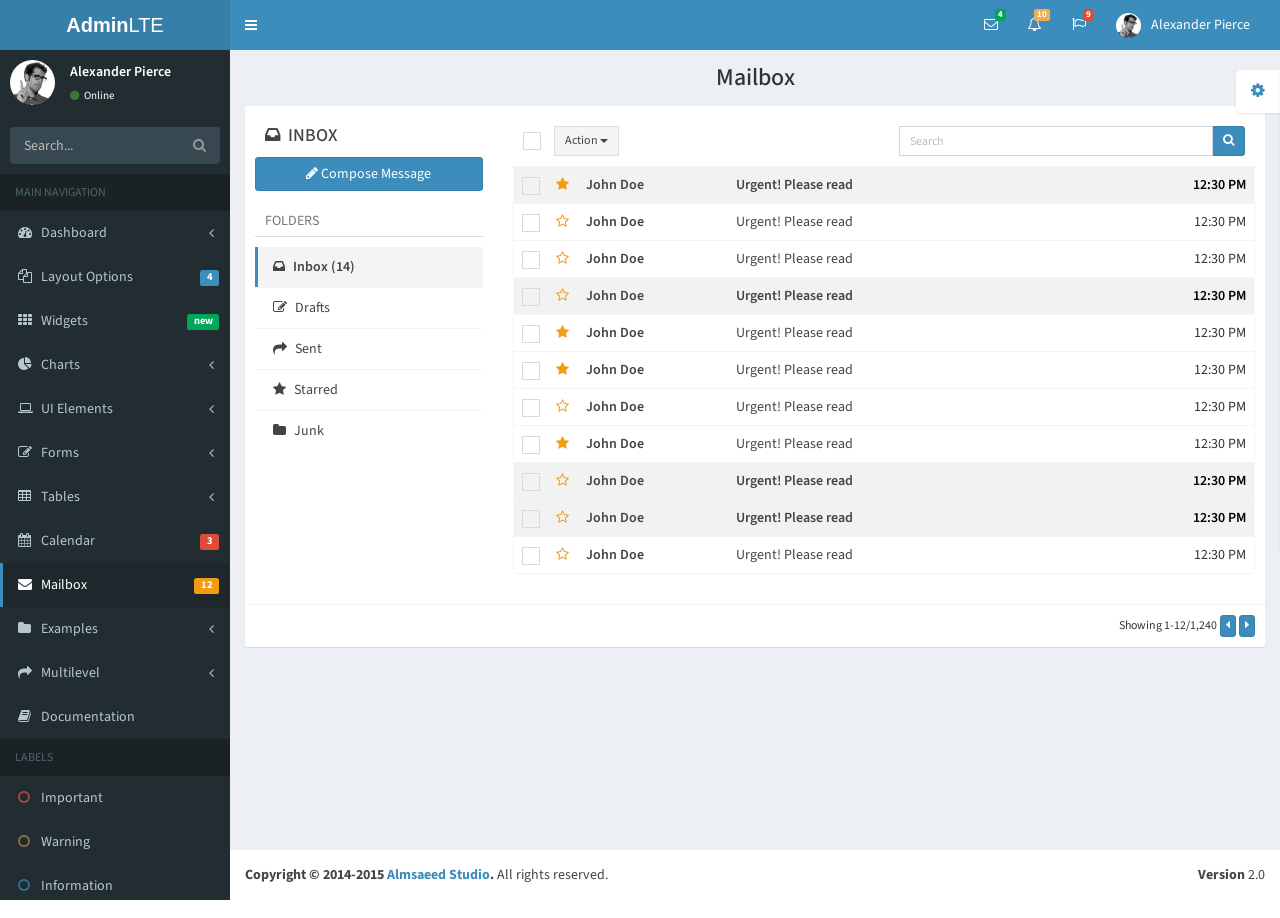
<file: admin/panel/pages/mailbox.html>
<!DOCTYPE html>
<html>
  <head>
    <meta charset="UTF-8">
    <title>AdminLTE 2 | Mailbox</title>
    <meta content='width=device-width, initial-scale=1, maximum-scale=1, user-scalable=no' name='viewport'>
    <!-- Bootstrap 3.3.2 -->
    <link href="../bootstrap/css/bootstrap.min.css" rel="stylesheet" type="text/css" />
    <!-- Font Awesome Icons -->
    <link href="https://maxcdn.bootstrapcdn.com/font-awesome/4.3.0/css/font-awesome.min.css" rel="stylesheet" type="text/css" />
    <!-- Ionicons -->
    <link href="http://code.ionicframework.com/ionicons/2.0.0/css/ionicons.min.css" rel="stylesheet" type="text/css" />
    <!-- bootstrap wysihtml5 - text editor -->
    <link href="../plugins/bootstrap-wysihtml5/bootstrap3-wysihtml5.min.css" rel="stylesheet" type="text/css" />
    <!-- iCheck for checkboxes and radio inputs -->
    <link href="../plugins/iCheck/minimal/blue.css" rel="stylesheet" type="text/css" />
    <!-- Theme style -->
    <link href="../dist/css/AdminLTE.min.css" rel="stylesheet" type="text/css" />
    <!-- AdminLTE Skins. Choose a skin from the css/skins 
         folder instead of downloading all of them to reduce the load. -->
    <link href="../dist/css/skins/_all-skins.min.css" rel="stylesheet" type="text/css" />

    <!-- HTML5 Shim and Respond.js IE8 support of HTML5 elements and media queries -->
    <!-- WARNING: Respond.js doesn't work if you view the page via file:// -->
    <!--[if lt IE 9]>
        <script src="https://oss.maxcdn.com/libs/html5shiv/3.7.0/html5shiv.js"></script>
        <script src="https://oss.maxcdn.com/libs/respond.js/1.3.0/respond.min.js"></script>
    <![endif]-->
  </head>
  <body class="skin-blue">
    <div class="wrapper">
      
      <header class="main-header">
        <a href="../index2.html" class="logo"><b>Admin</b>LTE</a>
        <!-- Header Navbar: style can be found in header.less -->
        <nav class="navbar navbar-static-top" role="navigation">
          <!-- Sidebar toggle button-->
          <a href="#" class="sidebar-toggle" data-toggle="offcanvas" role="button">
            <span class="sr-only">Toggle navigation</span>
            <span class="icon-bar"></span>
            <span class="icon-bar"></span>
            <span class="icon-bar"></span>
          </a>
          <div class="navbar-custom-menu">
            <ul class="nav navbar-nav">
              <!-- Messages: style can be found in dropdown.less-->
              <li class="dropdown messages-menu">
                <a href="#" class="dropdown-toggle" data-toggle="dropdown">
                  <i class="fa fa-envelope-o"></i>
                  <span class="label label-success">4</span>
                </a>
                <ul class="dropdown-menu">
                  <li class="header">You have 4 messages</li>
                  <li>
                    <!-- inner menu: contains the actual data -->
                    <ul class="menu">
                      <li><!-- start message -->
                        <a href="#">
                          <div class="pull-left">
                            <img src="../dist/img/user2-160x160.jpg" class="img-circle" alt="User Image"/>
                          </div>
                          <h4>
                            Support Team
                            <small><i class="fa fa-clock-o"></i> 5 mins</small>
                          </h4>
                          <p>Why not buy a new awesome theme?</p>
                        </a>
                      </li><!-- end message -->
                      <li>
                        <a href="#">
                          <div class="pull-left">
                            <img src="../dist/img/user3-128x128.jpg" class="img-circle" alt="user image"/>
                          </div>
                          <h4>
                            AdminLTE Design Team
                            <small><i class="fa fa-clock-o"></i> 2 hours</small>
                          </h4>
                          <p>Why not buy a new awesome theme?</p>
                        </a>
                      </li>
                      <li>
                        <a href="#">
                          <div class="pull-left">
                            <img src="../dist/img/user4-128x128.jpg" class="img-circle" alt="user image"/>
                          </div>
                          <h4>
                            Developers
                            <small><i class="fa fa-clock-o"></i> Today</small>
                          </h4>
                          <p>Why not buy a new awesome theme?</p>
                        </a>
                      </li>
                      <li>
                        <a href="#">
                          <div class="pull-left">
                            <img src="../dist/img/user3-128x128.jpg" class="img-circle" alt="user image"/>
                          </div>
                          <h4>
                            Sales Department
                            <small><i class="fa fa-clock-o"></i> Yesterday</small>
                          </h4>
                          <p>Why not buy a new awesome theme?</p>
                        </a>
                      </li>
                      <li>
                        <a href="#">
                          <div class="pull-left">
                            <img src="../dist/img/user4-128x128.jpg" class="img-circle" alt="user image"/>
                          </div>
                          <h4>
                            Reviewers
                            <small><i class="fa fa-clock-o"></i> 2 days</small>
                          </h4>
                          <p>Why not buy a new awesome theme?</p>
                        </a>
                      </li>
                    </ul>
                  </li>
                  <li class="footer"><a href="#">See All Messages</a></li>
                </ul>
              </li>
              <!-- Notifications: style can be found in dropdown.less -->
              <li class="dropdown notifications-menu">
                <a href="#" class="dropdown-toggle" data-toggle="dropdown">
                  <i class="fa fa-bell-o"></i>
                  <span class="label label-warning">10</span>
                </a>
                <ul class="dropdown-menu">
                  <li class="header">You have 10 notifications</li>
                  <li>
                    <!-- inner menu: contains the actual data -->
                    <ul class="menu">
                      <li>
                        <a href="#">
                          <i class="fa fa-users text-aqua"></i> 5 new members joined today
                        </a>
                      </li>
                      <li>
                        <a href="#">
                          <i class="fa fa-warning text-yellow"></i> Very long description here that may not fit into the page and may cause design problems
                        </a>
                      </li>
                      <li>
                        <a href="#">
                          <i class="fa fa-users text-red"></i> 5 new members joined
                        </a>
                      </li>

                      <li>
                        <a href="#">
                          <i class="fa fa-shopping-cart text-green"></i> 25 sales made
                        </a>
                      </li>
                      <li>
                        <a href="#">
                          <i class="fa fa-user text-red"></i> You changed your username
                        </a>
                      </li>
                    </ul>
                  </li>
                  <li class="footer"><a href="#">View all</a></li>
                </ul>
              </li>
              <!-- Tasks: style can be found in dropdown.less -->
              <li class="dropdown tasks-menu">
                <a href="#" class="dropdown-toggle" data-toggle="dropdown">
                  <i class="fa fa-flag-o"></i>
                  <span class="label label-danger">9</span>
                </a>
                <ul class="dropdown-menu">
                  <li class="header">You have 9 tasks</li>
                  <li>
                    <!-- inner menu: contains the actual data -->
                    <ul class="menu">
                      <li><!-- Task item -->
                        <a href="#">
                          <h3>
                            Design some buttons
                            <small class="pull-right">20%</small>
                          </h3>
                          <div class="progress xs">
                            <div class="progress-bar progress-bar-aqua" style="width: 20%" role="progressbar" aria-valuenow="20" aria-valuemin="0" aria-valuemax="100">
                              <span class="sr-only">20% Complete</span>
                            </div>
                          </div>
                        </a>
                      </li><!-- end task item -->
                      <li><!-- Task item -->
                        <a href="#">
                          <h3>
                            Create a nice theme
                            <small class="pull-right">40%</small>
                          </h3>
                          <div class="progress xs">
                            <div class="progress-bar progress-bar-green" style="width: 40%" role="progressbar" aria-valuenow="20" aria-valuemin="0" aria-valuemax="100">
                              <span class="sr-only">40% Complete</span>
                            </div>
                          </div>
                        </a>
                      </li><!-- end task item -->
                      <li><!-- Task item -->
                        <a href="#">
                          <h3>
                            Some task I need to do
                            <small class="pull-right">60%</small>
                          </h3>
                          <div class="progress xs">
                            <div class="progress-bar progress-bar-red" style="width: 60%" role="progressbar" aria-valuenow="20" aria-valuemin="0" aria-valuemax="100">
                              <span class="sr-only">60% Complete</span>
                            </div>
                          </div>
                        </a>
                      </li><!-- end task item -->
                      <li><!-- Task item -->
                        <a href="#">
                          <h3>
                            Make beautiful transitions
                            <small class="pull-right">80%</small>
                          </h3>
                          <div class="progress xs">
                            <div class="progress-bar progress-bar-yellow" style="width: 80%" role="progressbar" aria-valuenow="20" aria-valuemin="0" aria-valuemax="100">
                              <span class="sr-only">80% Complete</span>
                            </div>
                          </div>
                        </a>
                      </li><!-- end task item -->
                    </ul>
                  </li>
                  <li class="footer">
                    <a href="#">View all tasks</a>
                  </li>
                </ul>
              </li>
              <!-- User Account: style can be found in dropdown.less -->
              <li class="dropdown user user-menu">
                <a href="#" class="dropdown-toggle" data-toggle="dropdown">
                  <img src="../dist/img/user2-160x160.jpg" class="user-image" alt="User Image"/>
                  <span class="hidden-xs">Alexander Pierce</span>
                </a>
                <ul class="dropdown-menu">
                  <!-- User image -->
                  <li class="user-header">
                    <img src="../dist/img/user2-160x160.jpg" class="img-circle" alt="User Image" />
                    <p>
                      Alexander Pierce - Web Developer
                      <small>Member since Nov. 2012</small>
                    </p>
                  </li>
                  <!-- Menu Body -->
                  <li class="user-body">
                    <div class="col-xs-4 text-center">
                      <a href="#">Followers</a>
                    </div>
                    <div class="col-xs-4 text-center">
                      <a href="#">Sales</a>
                    </div>
                    <div class="col-xs-4 text-center">
                      <a href="#">Friends</a>
                    </div>
                  </li>
                  <!-- Menu Footer-->
                  <li class="user-footer">
                    <div class="pull-left">
                      <a href="#" class="btn btn-default btn-flat">Profile</a>
                    </div>
                    <div class="pull-right">
                      <a href="#" class="btn btn-default btn-flat">Sign out</a>
                    </div>
                  </li>
                </ul>
              </li>
            </ul>
          </div>
        </nav>
      </header>
      <!-- Left side column. contains the logo and sidebar -->
      <aside class="main-sidebar">
        <!-- sidebar: style can be found in sidebar.less -->
        <section class="sidebar">
          <!-- Sidebar user panel -->
          <div class="user-panel">
            <div class="pull-left image">
              <img src="../dist/img/user2-160x160.jpg" class="img-circle" alt="User Image" />
            </div>
            <div class="pull-left info">
              <p>Alexander Pierce</p>

              <a href="#"><i class="fa fa-circle text-success"></i> Online</a>
            </div>
          </div>
          <!-- search form -->
          <form action="#" method="get" class="sidebar-form">
            <div class="input-group">
              <input type="text" name="q" class="form-control" placeholder="Search..."/>
              <span class="input-group-btn">
                <button type='submit' name='seach' id='search-btn' class="btn btn-flat"><i class="fa fa-search"></i></button>
              </span>
            </div>
          </form>
          <!-- /.search form -->
          <!-- sidebar menu: : style can be found in sidebar.less -->
          <ul class="sidebar-menu">
            <li class="header">MAIN NAVIGATION</li>
            <li class="treeview">
              <a href="#">
                <i class="fa fa-dashboard"></i> <span>Dashboard</span> <i class="fa fa-angle-left pull-right"></i>
              </a>
              <ul class="treeview-menu">
                <li><a href="../index.html"><i class="fa fa-circle-o"></i> Dashboard v1</a></li>
                <li><a href="../index2.html"><i class="fa fa-circle-o"></i> Dashboard v2</a></li>
              </ul>
            </li>
            <li class="treeview">
              <a href="#">
                <i class="fa fa-files-o"></i>
                <span>Layout Options</span>
                <span class="label label-primary pull-right">4</span>
              </a>
              <ul class="treeview-menu">
                <li><a href="layout/top-nav.html"><i class="fa fa-circle-o"></i> Top Navigation</a></li>
                <li><a href="layout/boxed.html"><i class="fa fa-circle-o"></i> Boxed</a></li>
                <li><a href="layout/fixed.html"><i class="fa fa-circle-o"></i> Fixed</a></li>
                <li><a href="layout/collapsed-sidebar.html"><i class="fa fa-circle-o"></i> Collapsed Sidebar</a></li>
              </ul>
            </li>
            <li>
              <a href="widgets.html">
                <i class="fa fa-th"></i> <span>Widgets</span> <small class="label pull-right bg-green">new</small>
              </a>
            </li>
            <li class="treeview">
              <a href="#">
                <i class="fa fa-pie-chart"></i>
                <span>Charts</span>
                <i class="fa fa-angle-left pull-right"></i>
              </a>
              <ul class="treeview-menu">
                <li><a href="charts/morris.html"><i class="fa fa-circle-o"></i> Morris</a></li>
                <li><a href="charts/flot.html"><i class="fa fa-circle-o"></i> Flot</a></li>
                <li><a href="charts/inline.html"><i class="fa fa-circle-o"></i> Inline charts</a></li>
              </ul>
            </li>
            <li class="treeview">
              <a href="#">
                <i class="fa fa-laptop"></i>
                <span>UI Elements</span>
                <i class="fa fa-angle-left pull-right"></i>
              </a>
              <ul class="treeview-menu">
                <li><a href="UI/general.html"><i class="fa fa-circle-o"></i> General</a></li>
                <li><a href="UI/icons.html"><i class="fa fa-circle-o"></i> Icons</a></li>
                <li><a href="UI/buttons.html"><i class="fa fa-circle-o"></i> Buttons</a></li>
                <li><a href="UI/sliders.html"><i class="fa fa-circle-o"></i> Sliders</a></li>
                <li><a href="UI/timeline.html"><i class="fa fa-circle-o"></i> Timeline</a></li>
                <li><a href="UI/modals.html"><i class="fa fa-circle-o"></i> Modals</a></li>
              </ul>
            </li>
            <li class="treeview">
              <a href="#">
                <i class="fa fa-edit"></i> <span>Forms</span>
                <i class="fa fa-angle-left pull-right"></i>
              </a>
              <ul class="treeview-menu">
                <li><a href="forms/general.html"><i class="fa fa-circle-o"></i> General Elements</a></li>
                <li><a href="forms/advanced.html"><i class="fa fa-circle-o"></i> Advanced Elements</a></li>
                <li><a href="forms/editors.html"><i class="fa fa-circle-o"></i> Editors</a></li>
              </ul>
            </li>
            <li class="treeview">
              <a href="#">
                <i class="fa fa-table"></i> <span>Tables</span>
                <i class="fa fa-angle-left pull-right"></i>
              </a>
              <ul class="treeview-menu">
                <li><a href="tables/simple.html"><i class="fa fa-circle-o"></i> Simple tables</a></li>
                <li><a href="tables/data.html"><i class="fa fa-circle-o"></i> Data tables</a></li>
              </ul>
            </li>
            <li>
              <a href="calendar.html">
                <i class="fa fa-calendar"></i> <span>Calendar</span>
                <small class="label pull-right bg-red">3</small>
              </a>
            </li>
            <li class="active">
              <a href="mailbox.html">
                <i class="fa fa-envelope"></i> <span>Mailbox</span>
                <small class="label pull-right bg-yellow">12</small>
              </a>
            </li>
            <li class="treeview">
              <a href="#">
                <i class="fa fa-folder"></i> <span>Examples</span>
                <i class="fa fa-angle-left pull-right"></i>
              </a>
              <ul class="treeview-menu">
                <li><a href="examples/invoice.html"><i class="fa fa-circle-o"></i> Invoice</a></li>
                <li><a href="examples/login.html"><i class="fa fa-circle-o"></i> Login</a></li>
                <li><a href="examples/register.html"><i class="fa fa-circle-o"></i> Register</a></li>
                <li><a href="examples/lockscreen.html"><i class="fa fa-circle-o"></i> Lockscreen</a></li>
                <li><a href="examples/404.html"><i class="fa fa-circle-o"></i> 404 Error</a></li>
                <li><a href="examples/500.html"><i class="fa fa-circle-o"></i> 500 Error</a></li>
                <li><a href="examples/blank.html"><i class="fa fa-circle-o"></i> Blank Page</a></li>
              </ul>
            </li>
            <li class="treeview">
              <a href="#">
                <i class="fa fa-share"></i> <span>Multilevel</span>
                <i class="fa fa-angle-left pull-right"></i>
              </a>
              <ul class="treeview-menu">
                <li><a href="#"><i class="fa fa-circle-o"></i> Level One</a></li>
                <li>
                  <a href="#"><i class="fa fa-circle-o"></i> Level One <i class="fa fa-angle-left pull-right"></i></a>
                  <ul class="treeview-menu">
                    <li><a href="#"><i class="fa fa-circle-o"></i> Level Two</a></li>
                    <li>
                      <a href="#"><i class="fa fa-circle-o"></i> Level Two <i class="fa fa-angle-left pull-right"></i></a>
                      <ul class="treeview-menu">
                        <li><a href="#"><i class="fa fa-circle-o"></i> Level Three</a></li>
                        <li><a href="#"><i class="fa fa-circle-o"></i> Level Three</a></li>
                      </ul>
                    </li>
                  </ul>
                </li>
                <li><a href="#"><i class="fa fa-circle-o"></i> Level One</a></li>
              </ul>
            </li>
            <li><a href="../documentation/index.html"><i class="fa fa-book"></i> Documentation</a></li>
            <li class="header">LABELS</li>
            <li><a href="#"><i class="fa fa-circle-o text-danger"></i> Important</a></li>
            <li><a href="#"><i class="fa fa-circle-o text-warning"></i> Warning</a></li>
            <li><a href="#"><i class="fa fa-circle-o text-info"></i> Information</a></li>
          </ul>
        </section>
        <!-- /.sidebar -->
      </aside>

      <!-- Right side column. Contains the navbar and content of the page -->
      <div class="content-wrapper">
        <!-- Content Header (Page header) -->
        <section class="content-header no-margin">
          <h1 class="text-center">
            Mailbox
          </h1>
        </section>

        <!-- Main content -->
        <section class="content">
          <!-- MAILBOX BEGIN -->
          <div class="mailbox row">
            <div class="col-xs-12">
              <div class="box box-solid">
                <div class="box-body">
                  <div class="row">
                    <div class="col-md-3 col-sm-4">
                      <!-- BOXES are complex enough to move the .box-header around.
                                This is an example of having the box header within the box body -->
                      <div class="box-header">
                        <i class="fa fa-inbox"></i>
                        <h3 class="box-title">INBOX</h3>
                      </div>
                      <!-- compose message btn -->
                      <a class="btn btn-block btn-primary" data-toggle="modal" data-target="#compose-modal"><i class="fa fa-pencil"></i> Compose Message</a>
                      <!-- Navigation - folders-->
                      <div style="margin-top: 15px;">
                        <ul class="nav nav-pills nav-stacked">
                          <li class="header">Folders</li>
                          <li class="active"><a href="#"><i class="fa fa-inbox"></i> Inbox (14)</a></li>
                          <li><a href="#"><i class="fa fa-pencil-square-o"></i> Drafts</a></li>
                          <li><a href="#"><i class="fa fa-mail-forward"></i> Sent</a></li>
                          <li><a href="#"><i class="fa fa-star"></i> Starred</a></li>
                          <li><a href="#"><i class="fa fa-folder"></i> Junk</a></li>
                        </ul>
                      </div>
                    </div><!-- /.col (LEFT) -->
                    <div class="col-md-9 col-sm-8">
                      <div class="row pad">
                        <div class="col-sm-6">
                          <label style="margin-right: 10px;">
                            <input type="checkbox" id="check-all"/>
                          </label>
                          <!-- Action button -->
                          <div class="btn-group">
                            <button type="button" class="btn btn-default btn-sm btn-flat dropdown-toggle" data-toggle="dropdown">
                              Action <span class="caret"></span>
                            </button>
                            <ul class="dropdown-menu" role="menu">
                              <li><a href="#">Mark as read</a></li>
                              <li><a href="#">Mark as unread</a></li>
                              <li class="divider"></li>
                              <li><a href="#">Move to junk</a></li>
                              <li class="divider"></li>
                              <li><a href="#">Delete</a></li>
                            </ul>
                          </div>

                        </div>
                        <div class="col-sm-6 search-form">
                          <form action="#" class="text-right">
                            <div class="input-group">
                              <input type="text" class="form-control input-sm" placeholder="Search">
                              <div class="input-group-btn">
                                <button type="submit" name="q" class="btn btn-sm btn-primary"><i class="fa fa-search"></i></button>
                              </div>
                            </div>
                          </form>
                        </div>
                      </div><!-- /.row -->

                      <div class="table-responsive">
                        <!-- THE MESSAGES -->
                        <table class="table table-mailbox">
                          <tr class="unread">
                            <td class="small-col"><input type="checkbox" /></td>
                            <td class="small-col"><i class="fa fa-star"></i></td>
                            <td class="name"><a href="#">John Doe</a></td>
                            <td class="subject"><a href="#">Urgent! Please read</a></td>
                            <td class="time">12:30 PM</td>
                          </tr>
                          <tr>
                            <td class="small-col"><input type="checkbox" /></td>
                            <td class="small-col"><i class="fa fa-star-o"></i></td>
                            <td class="name"><a href="#">John Doe</a></td>
                            <td class="subject"><a href="#">Urgent! Please read</a></td>
                            <td class="time">12:30 PM</td>
                          </tr>
                          <tr>
                            <td class="small-col"><input type="checkbox" /></td>
                            <td class="small-col"><i class="fa fa-star-o"></i></td>
                            <td class="name"><a href="#">John Doe</a></td>
                            <td class="subject"><a href="#">Urgent! Please read</a></td>
                            <td class="time">12:30 PM</td>
                          </tr>
                          <tr class="unread">
                            <td class="small-col"><input type="checkbox" /></td>
                            <td class="small-col"><i class="fa fa-star-o"></i></td>
                            <td class="name"><a href="#">John Doe</a></td>
                            <td class="subject"><a href="#">Urgent! Please read</a></td>
                            <td class="time">12:30 PM</td>
                          </tr>
                          <tr>
                            <td class="small-col"><input type="checkbox" /></td>
                            <td class="small-col"><i class="fa fa-star"></i></td>
                            <td class="name"><a href="#">John Doe</a></td>
                            <td class="subject"><a href="#">Urgent! Please read</a></td>
                            <td class="time">12:30 PM</td>
                          </tr>
                          <tr>
                            <td class="small-col"><input type="checkbox" /></td>
                            <td class="small-col"><i class="fa fa-star"></i></td>
                            <td class="name"><a href="#">John Doe</a></td>
                            <td class="subject"><a href="#">Urgent! Please read</a></td>
                            <td class="time">12:30 PM</td>
                          </tr>
                          <tr>
                            <td class="small-col"><input type="checkbox" /></td>
                            <td class="small-col"><i class="fa fa-star-o"></i></td>
                            <td class="name"><a href="#">John Doe</a></td>
                            <td class="subject"><a href="#">Urgent! Please read</a></td>
                            <td class="time">12:30 PM</td>
                          </tr>
                          <tr>
                            <td class="small-col"><input type="checkbox" /></td>
                            <td class="small-col"><i class="fa fa-star"></i></td>
                            <td class="name"><a href="#">John Doe</a></td>
                            <td class="subject"><a href="#">Urgent! Please read</a></td>
                            <td class="time">12:30 PM</td>
                          </tr>
                          <tr class="unread">
                            <td class="small-col"><input type="checkbox" /></td>
                            <td class="small-col"><i class="fa fa-star-o"></i></td>
                            <td class="name"><a href="#">John Doe</a></td>
                            <td class="subject"><a href="#">Urgent! Please read</a></td>
                            <td class="time">12:30 PM</td>
                          </tr>
                          <tr class="unread">
                            <td class="small-col"><input type="checkbox" /></td>
                            <td class="small-col"><i class="fa fa-star-o"></i></td>
                            <td class="name"><a href="#">John Doe</a></td>
                            <td class="subject"><a href="#">Urgent! Please read</a></td>
                            <td class="time">12:30 PM</td>
                          </tr>
                          <tr>
                            <td class="small-col"><input type="checkbox" /></td>
                            <td class="small-col"><i class="fa fa-star-o"></i></td>
                            <td class="name"><a href="#">John Doe</a></td>
                            <td class="subject"><a href="#">Urgent! Please read</a></td>
                            <td class="time">12:30 PM</td>
                          </tr>
                        </table>
                      </div><!-- /.table-responsive -->
                    </div><!-- /.col (RIGHT) -->
                  </div><!-- /.row -->
                </div><!-- /.box-body -->
                <div class="box-footer clearfix">
                  <div class="pull-right">
                    <small>Showing 1-12/1,240</small>
                    <button class="btn btn-xs btn-primary"><i class="fa fa-caret-left"></i></button>
                    <button class="btn btn-xs btn-primary"><i class="fa fa-caret-right"></i></button>
                  </div>
                </div><!-- box-footer -->
              </div><!-- /.box -->
            </div><!-- /.col (MAIN) -->
          </div>
          <!-- MAILBOX END -->

        </section><!-- /.content -->
      </div><!-- /.content-wrapper -->
      <footer class="main-footer">
        <div class="pull-right hidden-xs">
          <b>Version</b> 2.0
        </div>
        <strong>Copyright &copy; 2014-2015 <a href="http://almsaeedstudio.com">Almsaeed Studio</a>.</strong> All rights reserved.
      </footer>
    </div><!-- ./wrapper -->

    <!-- COMPOSE MESSAGE MODAL -->
    <div class="modal fade" id="compose-modal" tabindex="-1" role="dialog" aria-hidden="true">
      <div class="modal-dialog">
        <div class="modal-content">
          <div class="modal-header">
            <button type="button" class="close" data-dismiss="modal" aria-hidden="true">&times;</button>
            <h4 class="modal-title"><i class="fa fa-envelope-o"></i> Compose New Message</h4>
          </div>
          <form action="#" method="post">
            <div class="modal-body">
              <div class="form-group">
                <div class="input-group">
                  <span class="input-group-addon">TO:</span>
                  <input name="email_to" type="email" class="form-control" placeholder="Email TO">
                </div>
              </div>
              <div class="form-group">
                <div class="input-group">
                  <span class="input-group-addon">CC:</span>
                  <input name="email_to" type="email" class="form-control" placeholder="Email CC">
                </div>
              </div>
              <div class="form-group">
                <div class="input-group">
                  <span class="input-group-addon">BCC:</span>
                  <input name="email_to" type="email" class="form-control" placeholder="Email BCC">
                </div>
              </div>
              <div class="form-group">
                <textarea name="message" id="email_message" class="form-control" placeholder="Message" style="height: 120px;"></textarea>
              </div>
              <div class="form-group">
                <div class="btn btn-success btn-file">
                  <i class="fa fa-paperclip"></i> Attachment
                  <input type="file" name="attachment"/>
                </div>
                <p class="help-block">Max. 32MB</p>
              </div>

            </div>
            <div class="modal-footer clearfix">

              <button type="button" class="btn btn-danger" data-dismiss="modal"><i class="fa fa-times"></i> Discard</button>

              <button type="submit" class="btn btn-primary pull-left"><i class="fa fa-envelope"></i> Send Message</button>
            </div>
          </form>
        </div><!-- /.modal-content -->
      </div><!-- /.modal-dialog -->
    </div><!-- /.modal -->

    <!-- jQuery 2.1.3 -->
    <script src="../plugins/jQuery/jQuery-2.1.3.min.js"></script>
    <!-- Bootstrap 3.3.2 JS -->
    <script src="../bootstrap/js/bootstrap.min.js" type="text/javascript"></script>
    <!-- Slimscroll -->
    <script src="../plugins/slimScroll/jquery.slimscroll.min.js" type="text/javascript"></script>
    <!-- FastClick -->
    <script src='../plugins/fastclick/fastclick.min.js'></script>
    <!-- AdminLTE App -->
    <script src="../dist/js/app.min.js" type="text/javascript"></script>    
    <!-- Bootstrap WYSIHTML5 -->
    <script src="../plugins/bootstrap-wysihtml5/bootstrap3-wysihtml5.all.min.js" type="text/javascript"></script>
    <!-- iCheck -->
    <script src="../plugins/iCheck/icheck.min.js" type="text/javascript"></script>
    <!-- Page script -->
    <script type="text/javascript">
      $(function () {

        "use strict";

        //iCheck for checkbox and radio inputs
        $('input[type="checkbox"]').iCheck({
          checkboxClass: 'icheckbox_minimal-blue',
          radioClass: 'iradio_minimal-blue'
        });

        //When unchecking the checkbox
        $("#check-all").on('ifUnchecked', function (event) {
          //Uncheck all checkboxes
          $("input[type='checkbox']", ".table-mailbox").iCheck("uncheck");
        });
        //When checking the checkbox
        $("#check-all").on('ifChecked', function (event) {
          //Check all checkboxes
          $("input[type='checkbox']", ".table-mailbox").iCheck("check");
        });
        //Handle starring for glyphicon and font awesome
        $(".fa-star, .fa-star-o, .glyphicon-star, .glyphicon-star-empty").click(function (e) {
          e.preventDefault();
          //detect type
          var glyph = $(this).hasClass("glyphicon");
          var fa = $(this).hasClass("fa");

          //Switch states
          if (glyph) {
            $(this).toggleClass("glyphicon-star");
            $(this).toggleClass("glyphicon-star-empty");
          }

          if (fa) {
            $(this).toggleClass("fa-star");
            $(this).toggleClass("fa-star-o");
          }
        });

        //Initialize WYSIHTML5 - text editor
        $("#email_message").wysihtml5();
      });
    </script>
    <!-- AdminLTE for demo purposes -->
    <script src="../dist/js/demo.js" type="text/javascript"></script>
  </body>
</html>
</file>
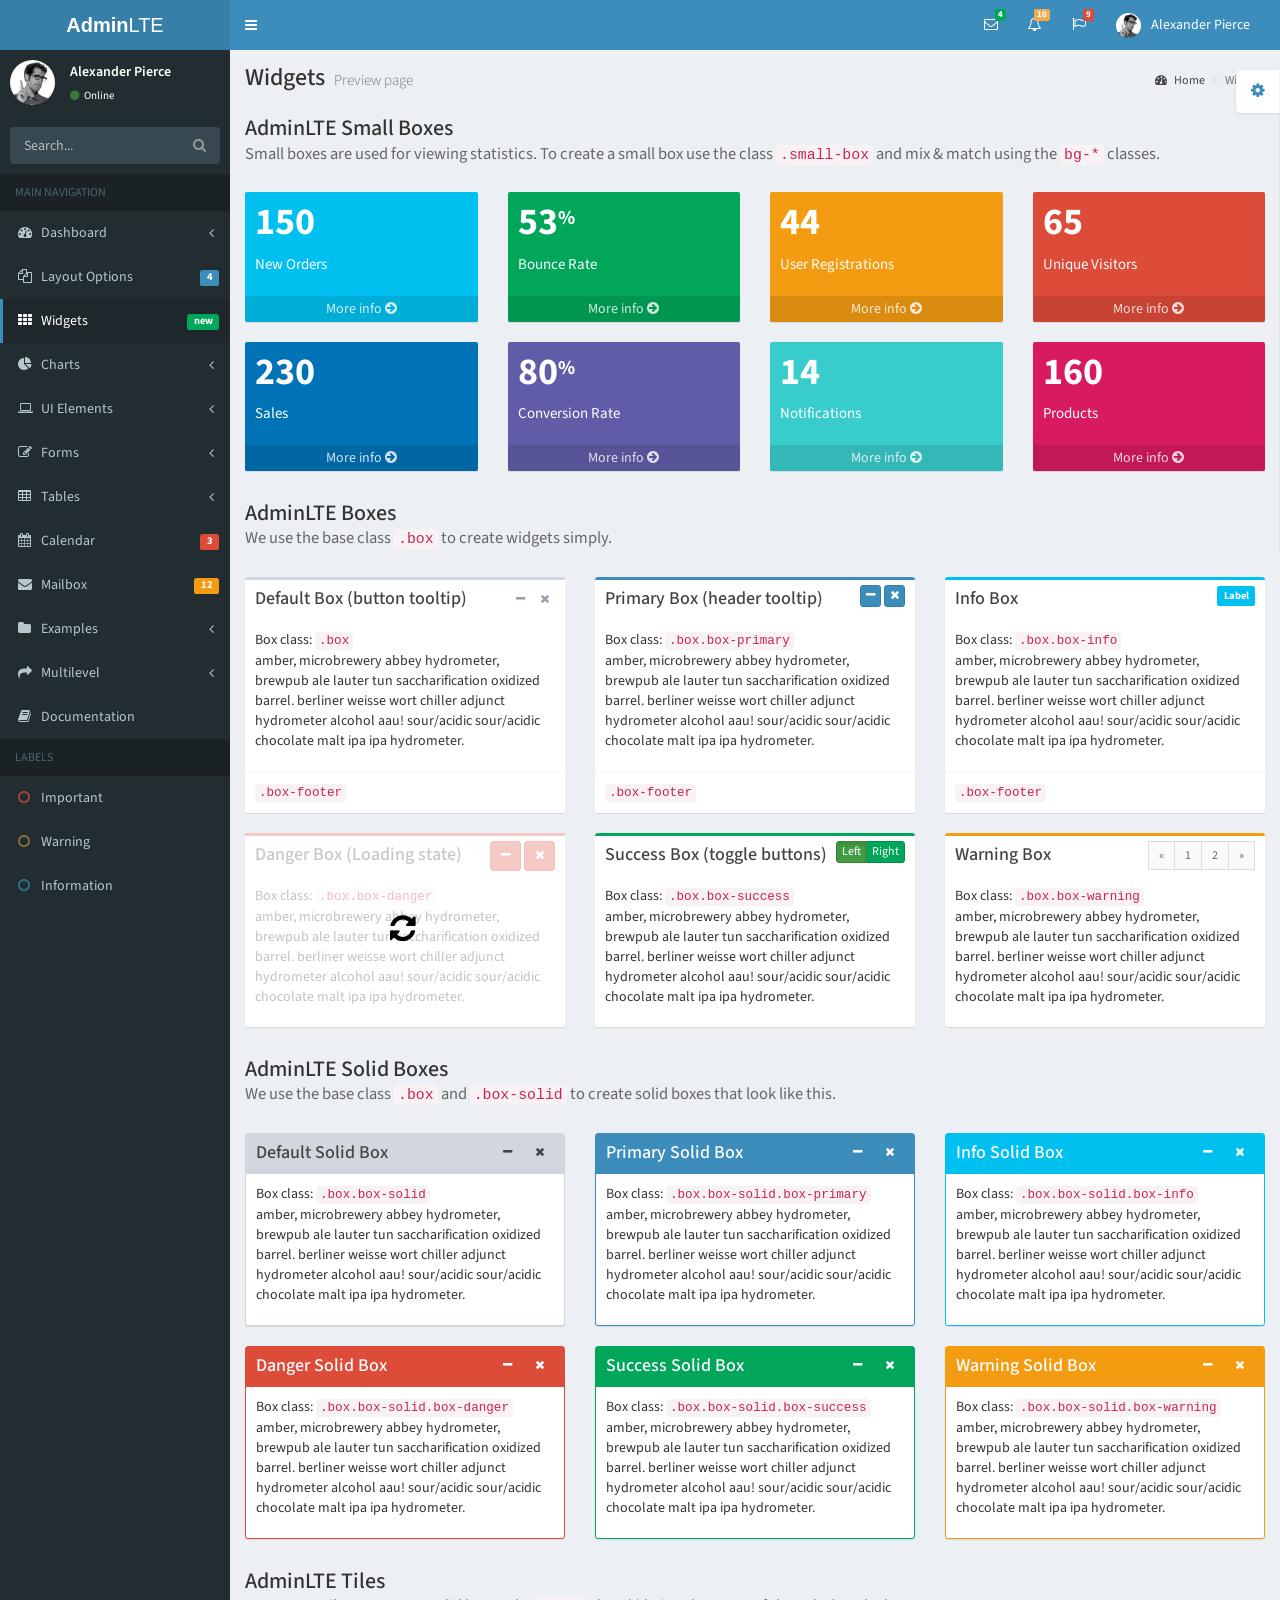
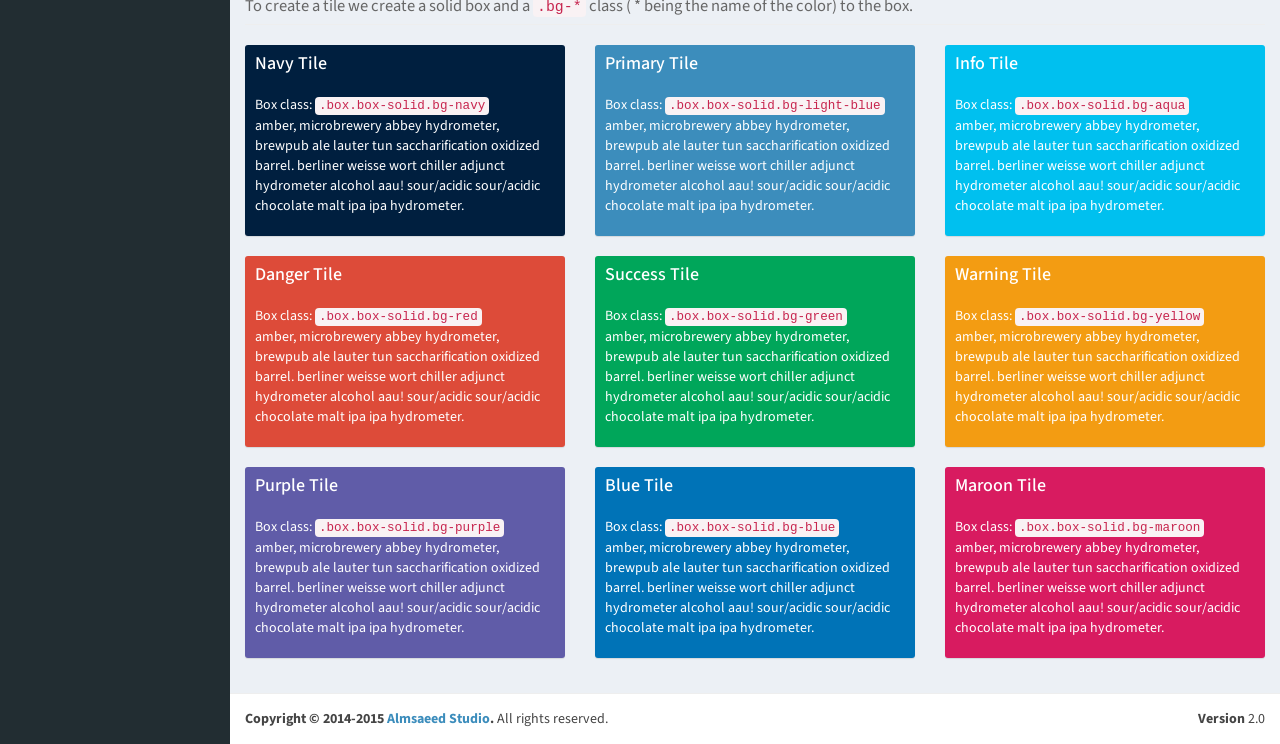
<file: admin/panel/pages/widgets.html>
<!DOCTYPE html>
<html>
  <head>
    <meta charset="UTF-8">
    <title>AdminLTE 2 | Widgets</title>
    <meta content='width=device-width, initial-scale=1, maximum-scale=1, user-scalable=no' name='viewport'>
    <!-- Bootstrap 3.3.2 -->
    <link href="../bootstrap/css/bootstrap.min.css" rel="stylesheet" type="text/css" />
    <!-- Font Awesome Icons -->
    <link href="https://maxcdn.bootstrapcdn.com/font-awesome/4.3.0/css/font-awesome.min.css" rel="stylesheet" type="text/css" />
    <!-- Ionicons -->
    <link href="http://code.ionicframework.com/ionicons/2.0.0/css/ionicons.min.css" rel="stylesheet" type="text/css" />
    <!-- Theme style -->
    <link href="../dist/css/AdminLTE.min.css" rel="stylesheet" type="text/css" />
    <!-- AdminLTE Skins. Choose a skin from the css/skins
         folder instead of downloading all of them to reduce the load. -->
    <link href="../dist/css/skins/_all-skins.min.css" rel="stylesheet" type="text/css" />

    <!-- HTML5 Shim and Respond.js IE8 support of HTML5 elements and media queries -->
    <!-- WARNING: Respond.js doesn't work if you view the page via file:// -->
    <!--[if lt IE 9]>
        <script src="https://oss.maxcdn.com/libs/html5shiv/3.7.0/html5shiv.js"></script>
        <script src="https://oss.maxcdn.com/libs/respond.js/1.3.0/respond.min.js"></script>
    <![endif]-->
  </head>
  <body class="skin-blue">
    <div class="wrapper">

      <header class="main-header">
        <a href="../index2.html" class="logo"><b>Admin</b>LTE</a>
        <!-- Header Navbar: style can be found in header.less -->
        <nav class="navbar navbar-static-top" role="navigation">
          <!-- Sidebar toggle button-->
          <a href="#" class="sidebar-toggle" data-toggle="offcanvas" role="button">
            <span class="sr-only">Toggle navigation</span>
            <span class="icon-bar"></span>
            <span class="icon-bar"></span>
            <span class="icon-bar"></span>
          </a>
          <div class="navbar-custom-menu">
            <ul class="nav navbar-nav">
              <!-- Messages: style can be found in dropdown.less-->
              <li class="dropdown messages-menu">
                <a href="#" class="dropdown-toggle" data-toggle="dropdown">
                  <i class="fa fa-envelope-o"></i>
                  <span class="label label-success">4</span>
                </a>
                <ul class="dropdown-menu">
                  <li class="header">You have 4 messages</li>
                  <li>
                    <!-- inner menu: contains the actual data -->
                    <ul class="menu">
                      <li><!-- start message -->
                        <a href="#">
                          <div class="pull-left">
                            <img src="../dist/img/user2-160x160.jpg" class="img-circle" alt="User Image"/>
                          </div>
                          <h4>
                            Support Team
                            <small><i class="fa fa-clock-o"></i> 5 mins</small>
                          </h4>
                          <p>Why not buy a new awesome theme?</p>
                        </a>
                      </li><!-- end message -->
                      <li>
                        <a href="#">
                          <div class="pull-left">
                            <img src="../dist/img/user3-128x128.jpg" class="img-circle" alt="user image"/>
                          </div>
                          <h4>
                            AdminLTE Design Team
                            <small><i class="fa fa-clock-o"></i> 2 hours</small>
                          </h4>
                          <p>Why not buy a new awesome theme?</p>
                        </a>
                      </li>
                      <li>
                        <a href="#">
                          <div class="pull-left">
                            <img src="../dist/img/user4-128x128.jpg" class="img-circle" alt="user image"/>
                          </div>
                          <h4>
                            Developers
                            <small><i class="fa fa-clock-o"></i> Today</small>
                          </h4>
                          <p>Why not buy a new awesome theme?</p>
                        </a>
                      </li>
                      <li>
                        <a href="#">
                          <div class="pull-left">
                            <img src="../dist/img/user3-128x128.jpg" class="img-circle" alt="user image"/>
                          </div>
                          <h4>
                            Sales Department
                            <small><i class="fa fa-clock-o"></i> Yesterday</small>
                          </h4>
                          <p>Why not buy a new awesome theme?</p>
                        </a>
                      </li>
                      <li>
                        <a href="#">
                          <div class="pull-left">
                            <img src="../dist/img/user4-128x128.jpg" class="img-circle" alt="user image"/>
                          </div>
                          <h4>
                            Reviewers
                            <small><i class="fa fa-clock-o"></i> 2 days</small>
                          </h4>
                          <p>Why not buy a new awesome theme?</p>
                        </a>
                      </li>
                    </ul>
                  </li>
                  <li class="footer"><a href="#">See All Messages</a></li>
                </ul>
              </li>
              <!-- Notifications: style can be found in dropdown.less -->
              <li class="dropdown notifications-menu">
                <a href="#" class="dropdown-toggle" data-toggle="dropdown">
                  <i class="fa fa-bell-o"></i>
                  <span class="label label-warning">10</span>
                </a>
                <ul class="dropdown-menu">
                  <li class="header">You have 10 notifications</li>
                  <li>
                    <!-- inner menu: contains the actual data -->
                    <ul class="menu">
                      <li>
                        <a href="#">
                          <i class="fa fa-users text-aqua"></i> 5 new members joined today
                        </a>
                      </li>
                      <li>
                        <a href="#">
                          <i class="fa fa-warning text-yellow"></i> Very long description here that may not fit into the page and may cause design problems
                        </a>
                      </li>
                      <li>
                        <a href="#">
                          <i class="fa fa-users text-red"></i> 5 new members joined
                        </a>
                      </li>

                      <li>
                        <a href="#">
                          <i class="fa fa-shopping-cart text-green"></i> 25 sales made
                        </a>
                      </li>
                      <li>
                        <a href="#">
                          <i class="fa fa-user text-light-blue"></i> You changed your username
                        </a>
                      </li>
                    </ul>
                  </li>
                  <li class="footer"><a href="#">View all</a></li>
                </ul>
              </li>
              <!-- Tasks: style can be found in dropdown.less -->
              <li class="dropdown tasks-menu">
                <a href="#" class="dropdown-toggle" data-toggle="dropdown">
                  <i class="fa fa-flag-o"></i>
                  <span class="label label-danger">9</span>
                </a>
                <ul class="dropdown-menu">
                  <li class="header">You have 9 tasks</li>
                  <li>
                    <!-- inner menu: contains the actual data -->
                    <ul class="menu">
                      <li><!-- Task item -->
                        <a href="#">
                          <h3>
                            Design some buttons
                            <small class="pull-right">20%</small>
                          </h3>
                          <div class="progress xs">
                            <div class="progress-bar progress-bar-aqua" style="width: 20%" role="progressbar" aria-valuenow="20" aria-valuemin="0" aria-valuemax="100">
                              <span class="sr-only">20% Complete</span>
                            </div>
                          </div>
                        </a>
                      </li><!-- end task item -->
                      <li><!-- Task item -->
                        <a href="#">
                          <h3>
                            Create a nice theme
                            <small class="pull-right">40%</small>
                          </h3>
                          <div class="progress xs">
                            <div class="progress-bar progress-bar-green" style="width: 40%" role="progressbar" aria-valuenow="20" aria-valuemin="0" aria-valuemax="100">
                              <span class="sr-only">40% Complete</span>
                            </div>
                          </div>
                        </a>
                      </li><!-- end task item -->
                      <li><!-- Task item -->
                        <a href="#">
                          <h3>
                            Some task I need to do
                            <small class="pull-right">60%</small>
                          </h3>
                          <div class="progress xs">
                            <div class="progress-bar progress-bar-red" style="width: 60%" role="progressbar" aria-valuenow="20" aria-valuemin="0" aria-valuemax="100">
                              <span class="sr-only">60% Complete</span>
                            </div>
                          </div>
                        </a>
                      </li><!-- end task item -->
                      <li><!-- Task item -->
                        <a href="#">
                          <h3>
                            Make beautiful transitions
                            <small class="pull-right">80%</small>
                          </h3>
                          <div class="progress xs">
                            <div class="progress-bar progress-bar-yellow" style="width: 80%" role="progressbar" aria-valuenow="20" aria-valuemin="0" aria-valuemax="100">
                              <span class="sr-only">80% Complete</span>
                            </div>
                          </div>
                        </a>
                      </li><!-- end task item -->
                    </ul>
                  </li>
                  <li class="footer">
                    <a href="#">View all tasks</a>
                  </li>
                </ul>
              </li>
              <!-- User Account: style can be found in dropdown.less -->
              <li class="dropdown user user-menu">
                <a href="#" class="dropdown-toggle" data-toggle="dropdown">
                  <img src="../dist/img/user2-160x160.jpg" class="user-image" alt="User Image"/>
                  <span class="hidden-xs">Alexander Pierce</span>
                </a>
                <ul class="dropdown-menu">
                  <!-- User image -->
                  <li class="user-header">
                    <img src="../dist/img/user2-160x160.jpg" class="img-circle" alt="User Image" />
                    <p>
                      Alexander Pierce - Web Developer
                      <small>Member since Nov. 2012</small>
                    </p>
                  </li>
                  <!-- Menu Body -->
                  <li class="user-body">
                    <div class="col-xs-4 text-center">
                      <a href="#">Followers</a>
                    </div>
                    <div class="col-xs-4 text-center">
                      <a href="#">Sales</a>
                    </div>
                    <div class="col-xs-4 text-center">
                      <a href="#">Friends</a>
                    </div>
                  </li>
                  <!-- Menu Footer-->
                  <li class="user-footer">
                    <div class="pull-left">
                      <a href="#" class="btn btn-default btn-flat">Profile</a>
                    </div>
                    <div class="pull-right">
                      <a href="#" class="btn btn-default btn-flat">Sign out</a>
                    </div>
                  </li>
                </ul>
              </li>
            </ul>
          </div>
        </nav>
      </header>
      <!-- Left side column. contains the logo and sidebar -->
      <aside class="main-sidebar">
        <!-- sidebar: style can be found in sidebar.less -->
        <section class="sidebar">
          <!-- Sidebar user panel -->
          <div class="user-panel">
            <div class="pull-left image">
              <img src="../dist/img/user2-160x160.jpg" class="img-circle" alt="User Image" />
            </div>
            <div class="pull-left info">
              <p>Alexander Pierce</p>

              <a href="#"><i class="fa fa-circle text-success"></i> Online</a>
            </div>
          </div>
          <!-- search form -->
          <form action="#" method="get" class="sidebar-form">
            <div class="input-group">
              <input type="text" name="q" class="form-control" placeholder="Search..."/>
              <span class="input-group-btn">
                <button type='submit' name='seach' id='search-btn' class="btn btn-flat"><i class="fa fa-search"></i></button>
              </span>
            </div>
          </form>
          <!-- /.search form -->
          <!-- sidebar menu: : style can be found in sidebar.less -->
          <ul class="sidebar-menu">
            <li class="header">MAIN NAVIGATION</li>
            <li class="treeview">
              <a href="#">
                <i class="fa fa-dashboard"></i> <span>Dashboard</span> <i class="fa fa-angle-left pull-right"></i>
              </a>
              <ul class="treeview-menu">
                <li><a href="../index.html"><i class="fa fa-circle-o"></i> Dashboard v1</a></li>
                <li><a href="../index2.html"><i class="fa fa-circle-o"></i> Dashboard v2</a></li>
              </ul>
            </li>
            <li class="treeview">
              <a href="#">
                <i class="fa fa-files-o"></i>
                <span>Layout Options</span>
                <span class="label label-primary pull-right">4</span>
              </a>
              <ul class="treeview-menu">
                <li><a href="layout/top-nav.html"><i class="fa fa-circle-o"></i> Top Navigation</a></li>
                <li><a href="layout/boxed.html"><i class="fa fa-circle-o"></i> Boxed</a></li>
                <li><a href="layout/fixed.html"><i class="fa fa-circle-o"></i> Fixed</a></li>
                <li><a href="layout/collapsed-sidebar.html"><i class="fa fa-circle-o"></i> Collapsed Sidebar</a></li>
              </ul>
            </li>
            <li class="active">
              <a href="widgets.html">
                <i class="fa fa-th"></i> <span>Widgets</span> <small class="label pull-right bg-green">new</small>
              </a>
            </li>
            <li class="treeview">
              <a href="#">
                <i class="fa fa-pie-chart"></i>
                <span>Charts</span>
                <i class="fa fa-angle-left pull-right"></i>
              </a>
              <ul class="treeview-menu">
                <li><a href="charts/morris.html"><i class="fa fa-circle-o"></i> Morris</a></li>
                <li><a href="charts/flot.html"><i class="fa fa-circle-o"></i> Flot</a></li>
                <li><a href="charts/inline.html"><i class="fa fa-circle-o"></i> Inline charts</a></li>
              </ul>
            </li>
            <li class="treeview">
              <a href="#">
                <i class="fa fa-laptop"></i>
                <span>UI Elements</span>
                <i class="fa fa-angle-left pull-right"></i>
              </a>
              <ul class="treeview-menu">
                <li><a href="UI/general.html"><i class="fa fa-circle-o"></i> General</a></li>
                <li><a href="UI/icons.html"><i class="fa fa-circle-o"></i> Icons</a></li>
                <li><a href="UI/buttons.html"><i class="fa fa-circle-o"></i> Buttons</a></li>
                <li><a href="UI/sliders.html"><i class="fa fa-circle-o"></i> Sliders</a></li>
                <li><a href="UI/timeline.html"><i class="fa fa-circle-o"></i> Timeline</a></li>
                <li><a href="UI/modals.html"><i class="fa fa-circle-o"></i> Modals</a></li>
              </ul>
            </li>
            <li class="treeview">
              <a href="#">
                <i class="fa fa-edit"></i> <span>Forms</span>
                <i class="fa fa-angle-left pull-right"></i>
              </a>
              <ul class="treeview-menu">
                <li><a href="forms/general.html"><i class="fa fa-circle-o"></i> General Elements</a></li>
                <li><a href="forms/advanced.html"><i class="fa fa-circle-o"></i> Advanced Elements</a></li>
                <li><a href="forms/editors.html"><i class="fa fa-circle-o"></i> Editors</a></li>
              </ul>
            </li>
            <li class="treeview">
              <a href="#">
                <i class="fa fa-table"></i> <span>Tables</span>
                <i class="fa fa-angle-left pull-right"></i>
              </a>
              <ul class="treeview-menu">
                <li><a href="tables/simple.html"><i class="fa fa-circle-o"></i> Simple tables</a></li>
                <li><a href="tables/data.html"><i class="fa fa-circle-o"></i> Data tables</a></li>
              </ul>
            </li>
            <li>
              <a href="calendar.html">
                <i class="fa fa-calendar"></i> <span>Calendar</span>
                <small class="label pull-right bg-red">3</small>
              </a>
            </li>
            <li>
              <a href="mailbox/mailbox.html">
                <i class="fa fa-envelope"></i> <span>Mailbox</span>
                <small class="label pull-right bg-yellow">12</small>
              </a>
            </li>
            <li class="treeview">
              <a href="#">
                <i class="fa fa-folder"></i> <span>Examples</span>
                <i class="fa fa-angle-left pull-right"></i>
              </a>
              <ul class="treeview-menu">
                <li><a href="examples/invoice.html"><i class="fa fa-circle-o"></i> Invoice</a></li>
                <li><a href="examples/login.html"><i class="fa fa-circle-o"></i> Login</a></li>
                <li><a href="examples/register.html"><i class="fa fa-circle-o"></i> Register</a></li>
                <li><a href="examples/lockscreen.html"><i class="fa fa-circle-o"></i> Lockscreen</a></li>
                <li><a href="examples/404.html"><i class="fa fa-circle-o"></i> 404 Error</a></li>
                <li><a href="examples/500.html"><i class="fa fa-circle-o"></i> 500 Error</a></li>
                <li><a href="examples/blank.html"><i class="fa fa-circle-o"></i> Blank Page</a></li>
              </ul>
            </li>
            <li class="treeview">
              <a href="#">
                <i class="fa fa-share"></i> <span>Multilevel</span>
                <i class="fa fa-angle-left pull-right"></i>
              </a>
              <ul class="treeview-menu">
                <li><a href="#"><i class="fa fa-circle-o"></i> Level One</a></li>
                <li>
                  <a href="#"><i class="fa fa-circle-o"></i> Level One <i class="fa fa-angle-left pull-right"></i></a>
                  <ul class="treeview-menu">
                    <li><a href="#"><i class="fa fa-circle-o"></i> Level Two</a></li>
                    <li>
                      <a href="#"><i class="fa fa-circle-o"></i> Level Two <i class="fa fa-angle-left pull-right"></i></a>
                      <ul class="treeview-menu">
                        <li><a href="#"><i class="fa fa-circle-o"></i> Level Three</a></li>
                        <li><a href="#"><i class="fa fa-circle-o"></i> Level Three</a></li>
                      </ul>
                    </li>
                  </ul>
                </li>
                <li><a href="#"><i class="fa fa-circle-o"></i> Level One</a></li>
              </ul>
            </li>
            <li><a href="../documentation/index.html"><i class="fa fa-book"></i> Documentation</a></li>
            <li class="header">LABELS</li>
            <li><a href="#"><i class="fa fa-circle-o text-danger"></i> Important</a></li>
            <li><a href="#"><i class="fa fa-circle-o text-warning"></i> Warning</a></li>
            <li><a href="#"><i class="fa fa-circle-o text-info"></i> Information</a></li>
          </ul>
        </section>
        <!-- /.sidebar -->
      </aside>

      <!-- Right side column. Contains the navbar and content of the page -->
      <div class="content-wrapper">
        <!-- Content Header (Page header) -->
        <section class="content-header">
          <h1>
            Widgets
            <small>Preview page</small>
          </h1>
          <ol class="breadcrumb">
            <li><a href="#"><i class="fa fa-dashboard"></i> Home</a></li>
            <li class="active">Widgets</li>
          </ol>
        </section>

        <!-- Main content -->
        <section class="content">
          <h4 class="page-header">
            AdminLTE Small Boxes
            <small>Small boxes are used for viewing statistics. To create a small box use the class <code>.small-box</code> and mix & match using the <code>bg-*</code> classes.</small>
          </h4>
          <!-- Small boxes (Stat box) -->
          <div class="row">
            <div class="col-lg-3 col-xs-6">
              <!-- small box -->
              <div class="small-box bg-aqua">
                <div class="inner">
                  <h3>
                    150
                  </h3>
                  <p>
                    New Orders
                  </p>
                </div>
                <div class="icon">
                  <i class="ion ion-bag"></i>
                </div>
                <a href="#" class="small-box-footer">
                  More info <i class="fa fa-arrow-circle-right"></i>
                </a>
              </div>
            </div><!-- ./col -->
            <div class="col-lg-3 col-xs-6">
              <!-- small box -->
              <div class="small-box bg-green">
                <div class="inner">
                  <h3>
                    53<sup style="font-size: 20px">%</sup>
                  </h3>
                  <p>
                    Bounce Rate
                  </p>
                </div>
                <div class="icon">
                  <i class="ion ion-stats-bars"></i>
                </div>
                <a href="#" class="small-box-footer">
                  More info <i class="fa fa-arrow-circle-right"></i>
                </a>
              </div>
            </div><!-- ./col -->
            <div class="col-lg-3 col-xs-6">
              <!-- small box -->
              <div class="small-box bg-yellow">
                <div class="inner">
                  <h3>
                    44
                  </h3>
                  <p>
                    User Registrations
                  </p>
                </div>
                <div class="icon">
                  <i class="ion ion-person-add"></i>
                </div>
                <a href="#" class="small-box-footer">
                  More info <i class="fa fa-arrow-circle-right"></i>
                </a>
              </div>
            </div><!-- ./col -->
            <div class="col-lg-3 col-xs-6">
              <!-- small box -->
              <div class="small-box bg-red">
                <div class="inner">
                  <h3>
                    65
                  </h3>
                  <p>
                    Unique Visitors
                  </p>
                </div>
                <div class="icon">
                  <i class="ion ion-pie-graph"></i>
                </div>
                <a href="#" class="small-box-footer">
                  More info <i class="fa fa-arrow-circle-right"></i>
                </a>
              </div>
            </div><!-- ./col -->
          </div><!-- /.row -->

          <!-- Small boxes (Stat box) -->
          <div class="row">
            <div class="col-lg-3 col-xs-6">
              <!-- small box -->
              <div class="small-box bg-blue">
                <div class="inner">
                  <h3>
                    230
                  </h3>
                  <p>
                    Sales
                  </p>
                </div>
                <div class="icon">
                  <i class="ion ion-ios-cart-outline"></i>
                </div>
                <a href="#" class="small-box-footer">
                  More info <i class="fa fa-arrow-circle-right"></i>
                </a>
              </div>
            </div><!-- ./col -->
            <div class="col-lg-3 col-xs-6">
              <!-- small box -->
              <div class="small-box bg-purple">
                <div class="inner">
                  <h3>
                    80<sup style="font-size: 20px">%</sup>
                  </h3>
                  <p>
                    Conversion Rate
                  </p>
                </div>
                <div class="icon">
                  <i class="ion ion-ios-briefcase-outline"></i>
                </div>
                <a href="#" class="small-box-footer">
                  More info <i class="fa fa-arrow-circle-right"></i>
                </a>
              </div>
            </div><!-- ./col -->
            <div class="col-lg-3 col-xs-6">
              <!-- small box -->
              <div class="small-box bg-teal">
                <div class="inner">
                  <h3>
                    14
                  </h3>
                  <p>
                    Notifications
                  </p>
                </div>
                <div class="icon">
                  <i class="ion ion-ios-alarm-outline"></i>
                </div>
                <a href="#" class="small-box-footer">
                  More info <i class="fa fa-arrow-circle-right"></i>
                </a>
              </div>
            </div><!-- ./col -->
            <div class="col-lg-3 col-xs-6">
              <!-- small box -->
              <div class="small-box bg-maroon">
                <div class="inner">
                  <h3>
                    160
                  </h3>
                  <p>
                    Products
                  </p>
                </div>
                <div class="icon">
                  <i class="ion ion-ios-pricetag-outline"></i>
                </div>
                <a href="#" class="small-box-footer">
                  More info <i class="fa fa-arrow-circle-right"></i>
                </a>
              </div>
            </div><!-- ./col -->
          </div><!-- /.row -->

          <!-- Widgets as boxes -->
          <h4 class="page-header">
            AdminLTE Boxes
            <small>We use the base class <code>.box</code> to create widgets simply.</small>
          </h4>
          <div class="row">
            <div class="col-md-4">
              <!-- Default box -->
              <div class="box">
                <div class="box-header">
                  <h3 class="box-title">Default Box (button tooltip)</h3>
                  <div class="box-tools pull-right">
                    <button class="btn btn-box-tool" data-widget="collapse" data-toggle="tooltip" title="Collapse"><i class="fa fa-minus"></i></button>
                    <button class="btn btn-box-tool" data-widget="remove" data-toggle="tooltip" title="Remove"><i class="fa fa-times"></i></button>
                  </div>
                </div>
                <div class="box-body">
                  Box class: <code>.box</code>
                  <p>
                    amber, microbrewery abbey hydrometer, brewpub ale lauter tun saccharification oxidized barrel.
                    berliner weisse wort chiller adjunct hydrometer alcohol aau!
                    sour/acidic sour/acidic chocolate malt ipa ipa hydrometer.
                  </p>
                </div><!-- /.box-body -->
                <div class="box-footer">
                  <code>.box-footer</code>
                </div><!-- /.box-footer-->
              </div><!-- /.box -->
            </div><!-- /.col -->

            <div class="col-md-4">
              <!-- Primary box -->
              <div class="box box-primary">
                <div class="box-header" data-toggle="tooltip" title="Header tooltip">
                  <h3 class="box-title">Primary Box (header tooltip)</h3>
                  <div class="box-tools pull-right">
                    <button class="btn btn-primary btn-xs" data-widget="collapse"><i class="fa fa-minus"></i></button>
                    <button class="btn btn-primary btn-xs" data-widget="remove"><i class="fa fa-times"></i></button>
                  </div>
                </div>
                <div class="box-body">
                  Box class: <code>.box.box-primary</code>
                  <p>
                    amber, microbrewery abbey hydrometer, brewpub ale lauter tun saccharification oxidized barrel.
                    berliner weisse wort chiller adjunct hydrometer alcohol aau!
                    sour/acidic sour/acidic chocolate malt ipa ipa hydrometer.
                  </p>
                </div><!-- /.box-body -->
                <div class="box-footer">
                  <code>.box-footer</code>
                </div><!-- /.box-footer-->
              </div><!-- /.box -->
            </div><!-- /.col -->

            <div class="col-md-4">
              <!-- Info box -->
              <div class="box box-info">
                <div class="box-header">
                  <h3 class="box-title">Info Box</h3>
                  <div class="box-tools pull-right">
                    <div class="label bg-aqua">Label</div>
                  </div>
                </div>
                <div class="box-body">
                  Box class: <code>.box.box-info</code>
                  <p>
                    amber, microbrewery abbey hydrometer, brewpub ale lauter tun saccharification oxidized barrel.
                    berliner weisse wort chiller adjunct hydrometer alcohol aau!
                    sour/acidic sour/acidic chocolate malt ipa ipa hydrometer.
                  </p>
                </div><!-- /.box-body -->
                <div class="box-footer">
                  <code>.box-footer</code>
                </div><!-- /.box-footer-->
              </div><!-- /.box -->
            </div><!-- /.col -->
          </div><!-- /.row -->

          <div class="row">
            <div class="col-md-4">
              <!-- Danger box -->
              <div class="box box-danger">
                <div class="box-header">
                  <h3 class="box-title">Danger Box (Loading state)</h3>
                  <div class="box-tools pull-right">
                    <button class="btn btn-danger btn-sm" data-widget="collapse"><i class="fa fa-minus"></i></button>
                    <button class="btn btn-danger btn-sm" data-widget="remove"><i class="fa fa-times"></i></button>
                  </div>
                </div>
                <div class="box-body">
                  Box class: <code>.box.box-danger</code>
                  <p>
                    amber, microbrewery abbey hydrometer, brewpub ale lauter tun saccharification oxidized barrel.
                    berliner weisse wort chiller adjunct hydrometer alcohol aau!
                    sour/acidic sour/acidic chocolate malt ipa ipa hydrometer.
                  </p>
                </div><!-- /.box-body -->
                <!-- Loading (remove the following to stop the loading)-->
                <div class="overlay">
                  <i class="fa fa-refresh fa-spin"></i>
                </div>
                <!-- end loading -->
              </div><!-- /.box -->
            </div><!-- /.col -->

            <div class="col-md-4">
              <!-- Success box -->
              <div class="box box-success">
                <div class="box-header">
                  <h3 class="box-title">Success Box (toggle buttons)</h3>
                  <div class="box-tools pull-right">
                    <div class="btn-group" data-toggle="btn-toggle">
                      <button type="button" class="btn btn-success btn-xs active" data-toggle="on">Left</button>
                      <button type="button" class="btn btn-success btn-xs" data-toggle="off">Right</button>
                    </div>
                  </div>
                </div>
                <div class="box-body">
                  Box class: <code>.box.box-success</code>
                  <p>
                    amber, microbrewery abbey hydrometer, brewpub ale lauter tun saccharification oxidized barrel.
                    berliner weisse wort chiller adjunct hydrometer alcohol aau!
                    sour/acidic sour/acidic chocolate malt ipa ipa hydrometer.
                  </p>
                </div><!-- /.box-body -->
              </div><!-- /.box -->
            </div><!-- /.col -->

            <div class="col-md-4">
              <!-- Warning box -->
              <div class="box box-warning">
                <div class="box-header">
                  <h3 class="box-title">Warning Box</h3>
                  <div class="box-tools pull-right">
                    <ul class="pagination pagination-sm inline">
                      <li><a href="#">&laquo;</a></li>
                      <li><a href="#">1</a></li>
                      <li><a href="#">2</a></li>
                      <li><a href="#">&raquo;</a></li>
                    </ul>
                  </div>
                </div>
                <div class="box-body">
                  Box class: <code>.box.box-warning</code>
                  <p>
                    amber, microbrewery abbey hydrometer, brewpub ale lauter tun saccharification oxidized barrel.
                    berliner weisse wort chiller adjunct hydrometer alcohol aau!
                    sour/acidic sour/acidic chocolate malt ipa ipa hydrometer.
                  </p>
                </div><!-- /.box-body -->
              </div><!-- /.box -->
            </div><!-- /.col -->
          </div><!-- /.row -->

          <h4 class="page-header">
            AdminLTE Solid Boxes
            <small>We use the base class <code>.box</code> and <code>.box-solid</code> to create solid boxes that look like this.</small>
          </h4>
          <!-- Solid boxes -->
          <div class="row">
            <div class="col-md-4">
              <!-- Default box -->
              <div class="box box-solid box-default">
                <div class="box-header">
                  <h3 class="box-title">Default Solid Box</h3>
                  <div class="box-tools pull-right">
                    <button class="btn btn-default btn-sm" data-widget="collapse"><i class="fa fa-minus"></i></button>
                    <button class="btn btn-default btn-sm" data-widget="remove"><i class="fa fa-times"></i></button>
                  </div>
                </div>
                <div class="box-body">
                  Box class: <code>.box.box-solid</code>
                  <p>
                    amber, microbrewery abbey hydrometer, brewpub ale lauter tun saccharification oxidized barrel.
                    berliner weisse wort chiller adjunct hydrometer alcohol aau!
                    sour/acidic sour/acidic chocolate malt ipa ipa hydrometer.
                  </p>
                </div><!-- /.box-body -->
              </div><!-- /.box -->
            </div><!-- /.col -->

            <div class="col-md-4">
              <!-- Primary box -->
              <div class="box box-solid box-primary">
                <div class="box-header">
                  <h3 class="box-title">Primary Solid Box</h3>
                  <div class="box-tools pull-right">
                    <button class="btn btn-primary btn-sm" data-widget="collapse"><i class="fa fa-minus"></i></button>
                    <button class="btn btn-primary btn-sm" data-widget="remove"><i class="fa fa-times"></i></button>
                  </div>
                </div>
                <div class="box-body">
                  Box class: <code>.box.box-solid.box-primary</code>
                  <p>
                    amber, microbrewery abbey hydrometer, brewpub ale lauter tun saccharification oxidized barrel.
                    berliner weisse wort chiller adjunct hydrometer alcohol aau!
                    sour/acidic sour/acidic chocolate malt ipa ipa hydrometer.
                  </p>
                </div><!-- /.box-body -->
              </div><!-- /.box -->
            </div><!-- /.col -->

            <div class="col-md-4">
              <!-- Info box -->
              <div class="box box-solid box-info">
                <div class="box-header">
                  <h3 class="box-title">Info Solid Box</h3>
                  <div class="box-tools pull-right">
                    <button class="btn btn-info btn-sm" data-widget="collapse"><i class="fa fa-minus"></i></button>
                    <button class="btn btn-info btn-sm" data-widget="remove"><i class="fa fa-times"></i></button>
                  </div>
                </div>
                <div class="box-body">
                  Box class: <code>.box.box-solid.box-info</code>
                  <p>
                    amber, microbrewery abbey hydrometer, brewpub ale lauter tun saccharification oxidized barrel.
                    berliner weisse wort chiller adjunct hydrometer alcohol aau!
                    sour/acidic sour/acidic chocolate malt ipa ipa hydrometer.
                  </p>
                </div><!-- /.box-body -->
              </div><!-- /.box -->
            </div><!-- /.col -->
          </div><!-- /.row -->

          <div class="row">
            <div class="col-md-4">
              <!-- Danger box -->
              <div class="box box-solid box-danger">
                <div class="box-header">
                  <h3 class="box-title">Danger Solid Box</h3>
                  <div class="box-tools pull-right">
                    <button class="btn btn-danger btn-sm" data-widget="collapse"><i class="fa fa-minus"></i></button>
                    <button class="btn btn-danger btn-sm" data-widget="remove"><i class="fa fa-times"></i></button>
                  </div>
                </div>
                <div class="box-body">
                  Box class: <code>.box.box-solid.box-danger</code>
                  <p>
                    amber, microbrewery abbey hydrometer, brewpub ale lauter tun saccharification oxidized barrel.
                    berliner weisse wort chiller adjunct hydrometer alcohol aau!
                    sour/acidic sour/acidic chocolate malt ipa ipa hydrometer.
                  </p>
                </div><!-- /.box-body -->
              </div><!-- /.box -->
            </div><!-- /.col -->

            <div class="col-md-4">
              <!-- Success box -->
              <div class="box box-solid box-success">
                <div class="box-header">
                  <h3 class="box-title">Success Solid Box</h3>
                  <div class="box-tools pull-right">
                    <button class="btn btn-success btn-sm" data-widget="collapse"><i class="fa fa-minus"></i></button>
                    <button class="btn btn-success btn-sm" data-widget="remove"><i class="fa fa-times"></i></button>
                  </div>
                </div>
                <div class="box-body">
                  Box class: <code>.box.box-solid.box-success</code>
                  <p>
                    amber, microbrewery abbey hydrometer, brewpub ale lauter tun saccharification oxidized barrel.
                    berliner weisse wort chiller adjunct hydrometer alcohol aau!
                    sour/acidic sour/acidic chocolate malt ipa ipa hydrometer.
                  </p>
                </div><!-- /.box-body -->
              </div><!-- /.box -->
            </div><!-- /.col -->

            <div class="col-md-4">
              <!-- Warning box -->
              <div class="box box-solid box-warning">
                <div class="box-header">
                  <h3 class="box-title">Warning Solid Box</h3>
                  <div class="box-tools pull-right">
                    <button class="btn btn-warning btn-sm" data-widget="collapse"><i class="fa fa-minus"></i></button>
                    <button class="btn btn-warning btn-sm" data-widget="remove"><i class="fa fa-times"></i></button>
                  </div>
                </div>
                <div class="box-body">
                  Box class: <code>.box.box-solid.box-warning</code>
                  <p>
                    amber, microbrewery abbey hydrometer, brewpub ale lauter tun saccharification oxidized barrel.
                    berliner weisse wort chiller adjunct hydrometer alcohol aau!
                    sour/acidic sour/acidic chocolate malt ipa ipa hydrometer.
                  </p>
                </div><!-- /.box-body -->
              </div><!-- /.box -->
            </div><!-- /.col -->
          </div><!-- /.row -->

          <h4 class="page-header">
            AdminLTE Tiles
            <small>To create a tile we create a solid box and a <code>.bg-*</code> class ( * being the name of the color) to the box.</small>
          </h4>
          <!-- Solid boxes -->
          <div class="row">
            <div class="col-md-4">
              <!-- Navy tile -->
              <div class="box box-solid bg-navy">
                <div class="box-header">
                  <h3 class="box-title">Navy Tile</h3>
                </div>
                <div class="box-body">
                  Box class: <code>.box.box-solid.bg-navy</code>
                  <p>
                    amber, microbrewery abbey hydrometer, brewpub ale lauter tun saccharification oxidized barrel.
                    berliner weisse wort chiller adjunct hydrometer alcohol aau!
                    sour/acidic sour/acidic chocolate malt ipa ipa hydrometer.
                  </p>
                </div><!-- /.box-body -->
              </div><!-- /.box -->
            </div><!-- /.col -->

            <div class="col-md-4">
              <!-- Primary tile -->
              <div class="box box-solid bg-light-blue">
                <div class="box-header">
                  <h3 class="box-title">Primary Tile</h3>
                </div>
                <div class="box-body">
                  Box class: <code>.box.box-solid.bg-light-blue</code>
                  <p>
                    amber, microbrewery abbey hydrometer, brewpub ale lauter tun saccharification oxidized barrel.
                    berliner weisse wort chiller adjunct hydrometer alcohol aau!
                    sour/acidic sour/acidic chocolate malt ipa ipa hydrometer.
                  </p>
                </div><!-- /.box-body -->
              </div><!-- /.box -->
            </div><!-- /.col -->

            <div class="col-md-4">
              <!-- Info box -->
              <div class="box box-solid bg-aqua">
                <div class="box-header">
                  <h3 class="box-title">Info Tile</h3>
                </div>
                <div class="box-body">
                  Box class: <code>.box.box-solid.bg-aqua</code>
                  <p>
                    amber, microbrewery abbey hydrometer, brewpub ale lauter tun saccharification oxidized barrel.
                    berliner weisse wort chiller adjunct hydrometer alcohol aau!
                    sour/acidic sour/acidic chocolate malt ipa ipa hydrometer.
                  </p>
                </div><!-- /.box-body -->
              </div><!-- /.box -->
            </div><!-- /.col -->
          </div><!-- /.row -->

          <div class="row">
            <div class="col-md-4">
              <!-- Danger box -->
              <div class="box box-solid bg-red">
                <div class="box-header">
                  <h3 class="box-title">Danger Tile</h3>
                </div>
                <div class="box-body">
                  Box class: <code>.box.box-solid.bg-red</code>
                  <p>
                    amber, microbrewery abbey hydrometer, brewpub ale lauter tun saccharification oxidized barrel.
                    berliner weisse wort chiller adjunct hydrometer alcohol aau!
                    sour/acidic sour/acidic chocolate malt ipa ipa hydrometer.
                  </p>
                </div><!-- /.box-body -->
              </div><!-- /.box -->
            </div><!-- /.col -->

            <div class="col-md-4">
              <!-- Success box -->
              <div class="box box-solid bg-green">
                <div class="box-header">
                  <h3 class="box-title">Success Tile</h3>
                </div>
                <div class="box-body">
                  Box class: <code>.box.box-solid.bg-green</code>
                  <p>
                    amber, microbrewery abbey hydrometer, brewpub ale lauter tun saccharification oxidized barrel.
                    berliner weisse wort chiller adjunct hydrometer alcohol aau!
                    sour/acidic sour/acidic chocolate malt ipa ipa hydrometer.
                  </p>
                </div><!-- /.box-body -->
              </div><!-- /.box -->
            </div><!-- /.col -->

            <div class="col-md-4">
              <!-- Warning box -->
              <div class="box box-solid bg-yellow">
                <div class="box-header">
                  <h3 class="box-title">Warning Tile</h3>
                </div>
                <div class="box-body">
                  Box class: <code>.box.box-solid.bg-yellow</code>
                  <p>
                    amber, microbrewery abbey hydrometer, brewpub ale lauter tun saccharification oxidized barrel.
                    berliner weisse wort chiller adjunct hydrometer alcohol aau!
                    sour/acidic sour/acidic chocolate malt ipa ipa hydrometer.
                  </p>
                </div><!-- /.box-body -->
              </div><!-- /.box -->
            </div><!-- /.col -->
          </div><!-- /.row -->
          <div class="row">
            <div class="col-md-4">
              <!-- Purple tile -->
              <div class="box box-solid bg-purple">
                <div class="box-header">
                  <h3 class="box-title">Purple Tile</h3>
                </div>
                <div class="box-body">
                  Box class: <code>.box.box-solid.bg-purple</code>
                  <p>
                    amber, microbrewery abbey hydrometer, brewpub ale lauter tun saccharification oxidized barrel.
                    berliner weisse wort chiller adjunct hydrometer alcohol aau!
                    sour/acidic sour/acidic chocolate malt ipa ipa hydrometer.
                  </p>
                </div><!-- /.box-body -->
              </div><!-- /.box -->
            </div><!-- /.col -->

            <div class="col-md-4">
              <!-- Blue tile -->
              <div class="box box-solid bg-blue">
                <div class="box-header">
                  <h3 class="box-title">Blue Tile</h3>
                </div>
                <div class="box-body">
                  Box class: <code>.box.box-solid.bg-blue</code>
                  <p>
                    amber, microbrewery abbey hydrometer, brewpub ale lauter tun saccharification oxidized barrel.
                    berliner weisse wort chiller adjunct hydrometer alcohol aau!
                    sour/acidic sour/acidic chocolate malt ipa ipa hydrometer.
                  </p>
                </div><!-- /.box-body -->
              </div><!-- /.box -->
            </div><!-- /.col -->

            <div class="col-md-4">
              <!-- Maroon tile -->
              <div class="box box-solid bg-maroon">
                <div class="box-header">
                  <h3 class="box-title">Maroon Tile</h3>
                </div>
                <div class="box-body">
                  Box class: <code>.box.box-solid.bg-maroon</code>
                  <p>
                    amber, microbrewery abbey hydrometer, brewpub ale lauter tun saccharification oxidized barrel.
                    berliner weisse wort chiller adjunct hydrometer alcohol aau!
                    sour/acidic sour/acidic chocolate malt ipa ipa hydrometer.
                  </p>
                </div><!-- /.box-body -->
              </div><!-- /.box -->
            </div><!-- /.col -->
          </div><!-- /.row -->

        </section><!-- /.content -->
      </div><!-- /.content-wrapper -->
      <footer class="main-footer">
        <div class="pull-right hidden-xs">
          <b>Version</b> 2.0
        </div>
        <strong>Copyright &copy; 2014-2015 <a href="http://almsaeedstudio.com">Almsaeed Studio</a>.</strong> All rights reserved.
      </footer>
    </div><!-- ./wrapper -->

    <!-- jQuery 2.1.3 -->
    <script src="../plugins/jQuery/jQuery-2.1.3.min.js"></script>
    <!-- Bootstrap 3.3.2 JS -->
    <script src="../bootstrap/js/bootstrap.min.js" type="text/javascript"></script>
    <!-- Slimscroll -->
    <script src="../plugins/slimScroll/jquery.slimscroll.min.js" type="text/javascript"></script>
    <!-- FastClick -->
    <script src='../plugins/fastclick/fastclick.min.js'></script>
    <!-- AdminLTE App -->
    <script src="../dist/js/app.min.js" type="text/javascript"></script>
    <!-- AdminLTE for demo purposes -->
    <script src="../dist/js/demo.js" type="text/javascript"></script>
  </body>
</html>
</file>
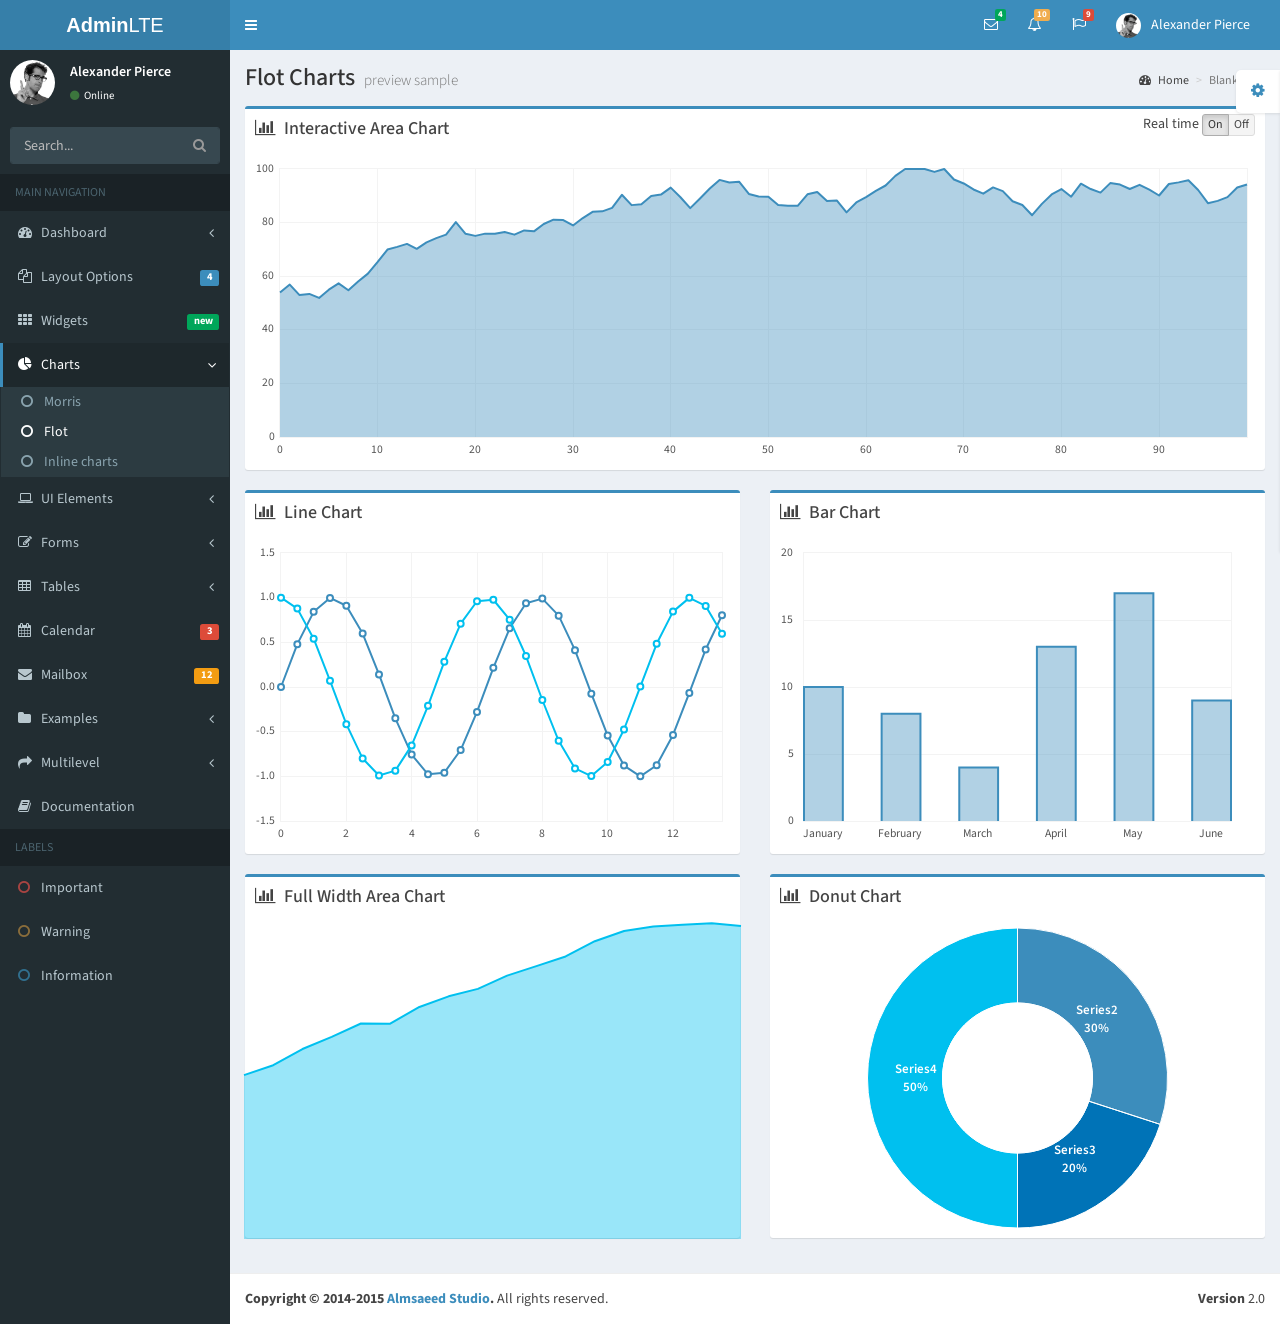
<file: admin/panel/pages/charts/flot.html>
<!DOCTYPE html>
<html>
  <head>
    <meta charset="UTF-8">
    <title>AdminLTE 2 | Flot Charts</title>
    <meta content='width=device-width, initial-scale=1, maximum-scale=1, user-scalable=no' name='viewport'>
    <!-- Bootstrap 3.3.2 -->
    <link href="../../bootstrap/css/bootstrap.min.css" rel="stylesheet" type="text/css" />
    <!-- Font Awesome Icons -->
    <link href="https://maxcdn.bootstrapcdn.com/font-awesome/4.3.0/css/font-awesome.min.css" rel="stylesheet" type="text/css" />
    <!-- Ionicons -->
    <link href="http://code.ionicframework.com/ionicons/2.0.0/css/ionicons.min.css" rel="stylesheet" type="text/css" />
    <!-- Theme style -->
    <link href="../../dist/css/AdminLTE.min.css" rel="stylesheet" type="text/css" />
    <!-- AdminLTE Skins. Choose a skin from the css/skins 
         folder instead of downloading all of them to reduce the load. -->
    <link href="../../dist/css/skins/_all-skins.min.css" rel="stylesheet" type="text/css" />

    <!-- HTML5 Shim and Respond.js IE8 support of HTML5 elements and media queries -->
    <!-- WARNING: Respond.js doesn't work if you view the page via file:// -->
    <!--[if lt IE 9]>
        <script src="https://oss.maxcdn.com/libs/html5shiv/3.7.0/html5shiv.js"></script>
        <script src="https://oss.maxcdn.com/libs/respond.js/1.3.0/respond.min.js"></script>
    <![endif]-->
  </head>
  <body class="skin-blue">
    <div class="wrapper">
      
      <header class="main-header">
        <a href="../../index2.html" class="logo"><b>Admin</b>LTE</a>
        <!-- Header Navbar: style can be found in header.less -->
        <nav class="navbar navbar-static-top" role="navigation">
          <!-- Sidebar toggle button-->
          <a href="#" class="sidebar-toggle" data-toggle="offcanvas" role="button">
            <span class="sr-only">Toggle navigation</span>
            <span class="icon-bar"></span>
            <span class="icon-bar"></span>
            <span class="icon-bar"></span>
          </a>
          <div class="navbar-custom-menu">
            <ul class="nav navbar-nav">
              <!-- Messages: style can be found in dropdown.less-->
              <li class="dropdown messages-menu">
                <a href="#" class="dropdown-toggle" data-toggle="dropdown">
                  <i class="fa fa-envelope-o"></i>
                  <span class="label label-success">4</span>
                </a>
                <ul class="dropdown-menu">
                  <li class="header">You have 4 messages</li>
                  <li>
                    <!-- inner menu: contains the actual data -->
                    <ul class="menu">
                      <li><!-- start message -->
                        <a href="#">
                          <div class="pull-left">
                            <img src="../../dist/img/user2-160x160.jpg" class="img-circle" alt="User Image"/>
                          </div>
                          <h4>
                            Support Team
                            <small><i class="fa fa-clock-o"></i> 5 mins</small>
                          </h4>
                          <p>Why not buy a new awesome theme?</p>
                        </a>
                      </li><!-- end message -->
                      <li>
                        <a href="#">
                          <div class="pull-left">
                            <img src="../../dist/img/user3-128x128.jpg" class="img-circle" alt="user image"/>
                          </div>
                          <h4>
                            AdminLTE Design Team
                            <small><i class="fa fa-clock-o"></i> 2 hours</small>
                          </h4>
                          <p>Why not buy a new awesome theme?</p>
                        </a>
                      </li>
                      <li>
                        <a href="#">
                          <div class="pull-left">
                            <img src="../../dist/img/user4-128x128.jpg" class="img-circle" alt="user image"/>
                          </div>
                          <h4>
                            Developers
                            <small><i class="fa fa-clock-o"></i> Today</small>
                          </h4>
                          <p>Why not buy a new awesome theme?</p>
                        </a>
                      </li>
                      <li>
                        <a href="#">
                          <div class="pull-left">
                            <img src="../../dist/img/user3-128x128.jpg" class="img-circle" alt="user image"/>
                          </div>
                          <h4>
                            Sales Department
                            <small><i class="fa fa-clock-o"></i> Yesterday</small>
                          </h4>
                          <p>Why not buy a new awesome theme?</p>
                        </a>
                      </li>
                      <li>
                        <a href="#">
                          <div class="pull-left">
                            <img src="../../dist/img/user4-128x128.jpg" class="img-circle" alt="user image"/>
                          </div>
                          <h4>
                            Reviewers
                            <small><i class="fa fa-clock-o"></i> 2 days</small>
                          </h4>
                          <p>Why not buy a new awesome theme?</p>
                        </a>
                      </li>
                    </ul>
                  </li>
                  <li class="footer"><a href="#">See All Messages</a></li>
                </ul>
              </li>
              <!-- Notifications: style can be found in dropdown.less -->
              <li class="dropdown notifications-menu">
                <a href="#" class="dropdown-toggle" data-toggle="dropdown">
                  <i class="fa fa-bell-o"></i>
                  <span class="label label-warning">10</span>
                </a>
                <ul class="dropdown-menu">
                  <li class="header">You have 10 notifications</li>
                  <li>
                    <!-- inner menu: contains the actual data -->
                    <ul class="menu">
                      <li>
                        <a href="#">
                          <i class="fa fa-users text-aqua"></i> 5 new members joined today
                        </a>
                      </li>
                      <li>
                        <a href="#">
                          <i class="fa fa-warning text-yellow"></i> Very long description here that may not fit into the page and may cause design problems
                        </a>
                      </li>
                      <li>
                        <a href="#">
                          <i class="fa fa-users text-red"></i> 5 new members joined
                        </a>
                      </li>

                      <li>
                        <a href="#">
                          <i class="fa fa-shopping-cart text-green"></i> 25 sales made
                        </a>
                      </li>
                      <li>
                        <a href="#">
                          <i class="fa fa-user text-red"></i> You changed your username
                        </a>
                      </li>
                    </ul>
                  </li>
                  <li class="footer"><a href="#">View all</a></li>
                </ul>
              </li>
              <!-- Tasks: style can be found in dropdown.less -->
              <li class="dropdown tasks-menu">
                <a href="#" class="dropdown-toggle" data-toggle="dropdown">
                  <i class="fa fa-flag-o"></i>
                  <span class="label label-danger">9</span>
                </a>
                <ul class="dropdown-menu">
                  <li class="header">You have 9 tasks</li>
                  <li>
                    <!-- inner menu: contains the actual data -->
                    <ul class="menu">
                      <li><!-- Task item -->
                        <a href="#">
                          <h3>
                            Design some buttons
                            <small class="pull-right">20%</small>
                          </h3>
                          <div class="progress xs">
                            <div class="progress-bar progress-bar-aqua" style="width: 20%" role="progressbar" aria-valuenow="20" aria-valuemin="0" aria-valuemax="100">
                              <span class="sr-only">20% Complete</span>
                            </div>
                          </div>
                        </a>
                      </li><!-- end task item -->
                      <li><!-- Task item -->
                        <a href="#">
                          <h3>
                            Create a nice theme
                            <small class="pull-right">40%</small>
                          </h3>
                          <div class="progress xs">
                            <div class="progress-bar progress-bar-green" style="width: 40%" role="progressbar" aria-valuenow="20" aria-valuemin="0" aria-valuemax="100">
                              <span class="sr-only">40% Complete</span>
                            </div>
                          </div>
                        </a>
                      </li><!-- end task item -->
                      <li><!-- Task item -->
                        <a href="#">
                          <h3>
                            Some task I need to do
                            <small class="pull-right">60%</small>
                          </h3>
                          <div class="progress xs">
                            <div class="progress-bar progress-bar-red" style="width: 60%" role="progressbar" aria-valuenow="20" aria-valuemin="0" aria-valuemax="100">
                              <span class="sr-only">60% Complete</span>
                            </div>
                          </div>
                        </a>
                      </li><!-- end task item -->
                      <li><!-- Task item -->
                        <a href="#">
                          <h3>
                            Make beautiful transitions
                            <small class="pull-right">80%</small>
                          </h3>
                          <div class="progress xs">
                            <div class="progress-bar progress-bar-yellow" style="width: 80%" role="progressbar" aria-valuenow="20" aria-valuemin="0" aria-valuemax="100">
                              <span class="sr-only">80% Complete</span>
                            </div>
                          </div>
                        </a>
                      </li><!-- end task item -->
                    </ul>
                  </li>
                  <li class="footer">
                    <a href="#">View all tasks</a>
                  </li>
                </ul>
              </li>
              <!-- User Account: style can be found in dropdown.less -->
              <li class="dropdown user user-menu">
                <a href="#" class="dropdown-toggle" data-toggle="dropdown">
                  <img src="../../dist/img/user2-160x160.jpg" class="user-image" alt="User Image"/>
                  <span class="hidden-xs">Alexander Pierce</span>
                </a>
                <ul class="dropdown-menu">
                  <!-- User image -->
                  <li class="user-header">
                    <img src="../../dist/img/user2-160x160.jpg" class="img-circle" alt="User Image" />
                    <p>
                      Alexander Pierce - Web Developer
                      <small>Member since Nov. 2012</small>
                    </p>
                  </li>
                  <!-- Menu Body -->
                  <li class="user-body">
                    <div class="col-xs-4 text-center">
                      <a href="#">Followers</a>
                    </div>
                    <div class="col-xs-4 text-center">
                      <a href="#">Sales</a>
                    </div>
                    <div class="col-xs-4 text-center">
                      <a href="#">Friends</a>
                    </div>
                  </li>
                  <!-- Menu Footer-->
                  <li class="user-footer">
                    <div class="pull-left">
                      <a href="#" class="btn btn-default btn-flat">Profile</a>
                    </div>
                    <div class="pull-right">
                      <a href="#" class="btn btn-default btn-flat">Sign out</a>
                    </div>
                  </li>
                </ul>
              </li>
            </ul>
          </div>
        </nav>
      </header>
      <!-- Left side column. contains the logo and sidebar -->
      <aside class="main-sidebar">
        <!-- sidebar: style can be found in sidebar.less -->
        <section class="sidebar">
          <!-- Sidebar user panel -->
          <div class="user-panel">
            <div class="pull-left image">
              <img src="../../dist/img/user2-160x160.jpg" class="img-circle" alt="User Image" />
            </div>
            <div class="pull-left info">
              <p>Alexander Pierce</p>

              <a href="#"><i class="fa fa-circle text-success"></i> Online</a>
            </div>
          </div>
          <!-- search form -->
          <form action="#" method="get" class="sidebar-form">
            <div class="input-group">
              <input type="text" name="q" class="form-control" placeholder="Search..."/>
              <span class="input-group-btn">
                <button type='submit' name='seach' id='search-btn' class="btn btn-flat"><i class="fa fa-search"></i></button>
              </span>
            </div>
          </form>
          <!-- /.search form -->
          <!-- sidebar menu: : style can be found in sidebar.less -->
          <ul class="sidebar-menu">
            <li class="header">MAIN NAVIGATION</li>
            <li class="treeview">
              <a href="#">
                <i class="fa fa-dashboard"></i> <span>Dashboard</span> <i class="fa fa-angle-left pull-right"></i>
              </a>
              <ul class="treeview-menu">
                <li><a href="../../index.html"><i class="fa fa-circle-o"></i> Dashboard v1</a></li>
                <li><a href="../../index2.html"><i class="fa fa-circle-o"></i> Dashboard v2</a></li>
              </ul>
            </li>
            <li class="treeview">
              <a href="#">
                <i class="fa fa-files-o"></i>
                <span>Layout Options</span>
                <span class="label label-primary pull-right">4</span>
              </a>
              <ul class="treeview-menu">
                <li><a href="../layout/top-nav.html"><i class="fa fa-circle-o"></i> Top Navigation</a></li>
                <li><a href="../layout/boxed.html"><i class="fa fa-circle-o"></i> Boxed</a></li>
                <li><a href="../layout/fixed.html"><i class="fa fa-circle-o"></i> Fixed</a></li>
                <li><a href="../layout/collapsed-sidebar.html"><i class="fa fa-circle-o"></i> Collapsed Sidebar</a></li>
              </ul>
            </li>
            <li>
              <a href="../widgets.html">
                <i class="fa fa-th"></i> <span>Widgets</span> <small class="label pull-right bg-green">new</small>
              </a>
            </li>
            <li class="treeview active">
              <a href="#">
                <i class="fa fa-pie-chart"></i>
                <span>Charts</span>
                <i class="fa fa-angle-left pull-right"></i>
              </a>
              <ul class="treeview-menu">
                <li><a href="morris.html"><i class="fa fa-circle-o"></i> Morris</a></li>
                <li class="active"><a href="flot.html"><i class="fa fa-circle-o"></i> Flot</a></li>
                <li><a href="inline.html"><i class="fa fa-circle-o"></i> Inline charts</a></li>
              </ul>
            </li>
            <li class="treeview">
              <a href="#">
                <i class="fa fa-laptop"></i>
                <span>UI Elements</span>
                <i class="fa fa-angle-left pull-right"></i>
              </a>
              <ul class="treeview-menu">
                <li><a href="../UI/general.html"><i class="fa fa-circle-o"></i> General</a></li>
                <li><a href="../UI/icons.html"><i class="fa fa-circle-o"></i> Icons</a></li>
                <li><a href="../UI/buttons.html"><i class="fa fa-circle-o"></i> Buttons</a></li>
                <li><a href="../UI/sliders.html"><i class="fa fa-circle-o"></i> Sliders</a></li>
                <li><a href="../UI/timeline.html"><i class="fa fa-circle-o"></i> Timeline</a></li>
                <li><a href="../UI/modals.html"><i class="fa fa-circle-o"></i> Modals</a></li>
              </ul>
            </li>
            <li class="treeview">
              <a href="#">
                <i class="fa fa-edit"></i> <span>Forms</span>
                <i class="fa fa-angle-left pull-right"></i>
              </a>
              <ul class="treeview-menu">
                <li><a href="../forms/general.html"><i class="fa fa-circle-o"></i> General Elements</a></li>
                <li><a href="../forms/advanced.html"><i class="fa fa-circle-o"></i> Advanced Elements</a></li>
                <li><a href="../forms/editors.html"><i class="fa fa-circle-o"></i> Editors</a></li>
              </ul>
            </li>
            <li class="treeview">
              <a href="#">
                <i class="fa fa-table"></i> <span>Tables</span>
                <i class="fa fa-angle-left pull-right"></i>
              </a>
              <ul class="treeview-menu">
                <li><a href="../tables/simple.html"><i class="fa fa-circle-o"></i> Simple tables</a></li>
                <li><a href="../tables/data.html"><i class="fa fa-circle-o"></i> Data tables</a></li>
              </ul>
            </li>
            <li>
              <a href="../calendar.html">
                <i class="fa fa-calendar"></i> <span>Calendar</span>
                <small class="label pull-right bg-red">3</small>
              </a>
            </li>
            <li>
              <a href="../mailbox/mailbox.html">
                <i class="fa fa-envelope"></i> <span>Mailbox</span>
                <small class="label pull-right bg-yellow">12</small>
              </a>
            </li>
            <li class="treeview">
              <a href="#">
                <i class="fa fa-folder"></i> <span>Examples</span>
                <i class="fa fa-angle-left pull-right"></i>
              </a>
              <ul class="treeview-menu">
                <li><a href="../examples/invoice.html"><i class="fa fa-circle-o"></i> Invoice</a></li>
                <li><a href="../examples/login.html"><i class="fa fa-circle-o"></i> Login</a></li>
                <li><a href="../examples/register.html"><i class="fa fa-circle-o"></i> Register</a></li>
                <li><a href="../examples/lockscreen.html"><i class="fa fa-circle-o"></i> Lockscreen</a></li>
                <li><a href="../examples/404.html"><i class="fa fa-circle-o"></i> 404 Error</a></li>
                <li><a href="../examples/500.html"><i class="fa fa-circle-o"></i> 500 Error</a></li>
                <li><a href="../examples/blank.html"><i class="fa fa-circle-o"></i> Blank Page</a></li>
              </ul>
            </li>
            <li class="treeview">
              <a href="#">
                <i class="fa fa-share"></i> <span>Multilevel</span>
                <i class="fa fa-angle-left pull-right"></i>
              </a>
              <ul class="treeview-menu">
                <li><a href="#"><i class="fa fa-circle-o"></i> Level One</a></li>
                <li>
                  <a href="#"><i class="fa fa-circle-o"></i> Level One <i class="fa fa-angle-left pull-right"></i></a>
                  <ul class="treeview-menu">
                    <li><a href="#"><i class="fa fa-circle-o"></i> Level Two</a></li>
                    <li>
                      <a href="#"><i class="fa fa-circle-o"></i> Level Two <i class="fa fa-angle-left pull-right"></i></a>
                      <ul class="treeview-menu">
                        <li><a href="#"><i class="fa fa-circle-o"></i> Level Three</a></li>
                        <li><a href="#"><i class="fa fa-circle-o"></i> Level Three</a></li>
                      </ul>
                    </li>
                  </ul>
                </li>
                <li><a href="#"><i class="fa fa-circle-o"></i> Level One</a></li>
              </ul>
            </li>
            <li><a href="../../documentation/index.html"><i class="fa fa-book"></i> Documentation</a></li>
            <li class="header">LABELS</li>
            <li><a href="#"><i class="fa fa-circle-o text-danger"></i> Important</a></li>
            <li><a href="#"><i class="fa fa-circle-o text-warning"></i> Warning</a></li>
            <li><a href="#"><i class="fa fa-circle-o text-info"></i> Information</a></li>
          </ul>
        </section>
        <!-- /.sidebar -->
      </aside>

      <!-- Right side column. Contains the navbar and content of the page -->
      <div class="content-wrapper">
        <!-- Content Header (Page header) -->
        <section class="content-header">
          <h1>
            Flot Charts
            <small>preview sample</small>
          </h1>
          <ol class="breadcrumb">
            <li><a href="#"><i class="fa fa-dashboard"></i> Home</a></li>
            <li class="active">Blank page</li>
          </ol>
        </section>

        <!-- Main content -->
        <section class="content">
          <div class="row">
            <div class="col-xs-12">
              <!-- interactive chart -->
              <div class="box box-primary">
                <div class="box-header">
                  <i class="fa fa-bar-chart-o"></i>
                  <h3 class="box-title">Interactive Area Chart</h3>
                  <div class="box-tools pull-right">
                    Real time
                    <div class="btn-group" id="realtime" data-toggle="btn-toggle">
                      <button type="button" class="btn btn-default btn-xs active" data-toggle="on">On</button>
                      <button type="button" class="btn btn-default btn-xs" data-toggle="off">Off</button>
                    </div>
                  </div>
                </div>
                <div class="box-body">
                  <div id="interactive" style="height: 300px;"></div>
                </div><!-- /.box-body-->
              </div><!-- /.box -->

            </div><!-- /.col -->
          </div><!-- /.row -->

          <div class="row">
            <div class="col-md-6">
              <!-- Line chart -->
              <div class="box box-primary">
                <div class="box-header">
                  <i class="fa fa-bar-chart-o"></i>
                  <h3 class="box-title">Line Chart</h3>
                </div>
                <div class="box-body">
                  <div id="line-chart" style="height: 300px;"></div>
                </div><!-- /.box-body-->
              </div><!-- /.box -->

              <!-- Area chart -->
              <div class="box box-primary">
                <div class="box-header">
                  <i class="fa fa-bar-chart-o"></i>
                  <h3 class="box-title">Full Width Area Chart</h3>
                </div>
                <div class="box-body">
                  <div id="area-chart" style="height: 338px;" class="full-width-chart"></div>
                </div><!-- /.box-body-->
              </div><!-- /.box -->

            </div><!-- /.col -->

            <div class="col-md-6">
              <!-- Bar chart -->
              <div class="box box-primary">
                <div class="box-header">
                  <i class="fa fa-bar-chart-o"></i>
                  <h3 class="box-title">Bar Chart</h3>
                </div>
                <div class="box-body">
                  <div id="bar-chart" style="height: 300px;"></div>
                </div><!-- /.box-body-->
              </div><!-- /.box -->

              <!-- Donut chart -->
              <div class="box box-primary">
                <div class="box-header">
                  <i class="fa fa-bar-chart-o"></i>
                  <h3 class="box-title">Donut Chart</h3>
                </div>
                <div class="box-body">
                  <div id="donut-chart" style="height: 300px;"></div>
                </div><!-- /.box-body-->
              </div><!-- /.box -->
            </div><!-- /.col -->
          </div><!-- /.row -->
        </section><!-- /.content -->

      </div><!-- /.content-wrapper -->
      <footer class="main-footer">
        <div class="pull-right hidden-xs">
          <b>Version</b> 2.0
        </div>
        <strong>Copyright &copy; 2014-2015 <a href="http://almsaeedstudio.com">Almsaeed Studio</a>.</strong> All rights reserved.
      </footer>
    </div><!-- ./wrapper -->

    <!-- jQuery 2.1.3 -->
    <script src="../../plugins/jQuery/jQuery-2.1.3.min.js"></script>
    <!-- Bootstrap 3.3.2 JS -->
    <script src="../../bootstrap/js/bootstrap.min.js" type="text/javascript"></script>
    <!-- FastClick -->
    <script src='../../plugins/fastclick/fastclick.min.js'></script>
    <!-- AdminLTE App -->
    <script src="../../dist/js/app.min.js" type="text/javascript"></script>
    <!-- AdminLTE for demo purposes -->
    <script src="../../dist/js/demo.js" type="text/javascript"></script>
    <!-- FLOT CHARTS -->
    <script src="../../plugins/flot/jquery.flot.min.js" type="text/javascript"></script>
    <!-- FLOT RESIZE PLUGIN - allows the chart to redraw when the window is resized -->
    <script src="../../plugins/flot/jquery.flot.resize.min.js" type="text/javascript"></script>
    <!-- FLOT PIE PLUGIN - also used to draw donut charts -->
    <script src="../../plugins/flot/jquery.flot.pie.min.js" type="text/javascript"></script>
    <!-- FLOT CATEGORIES PLUGIN - Used to draw bar charts -->
    <script src="../../plugins/flot/jquery.flot.categories.min.js" type="text/javascript"></script>

    <!-- Page script -->
    <script type="text/javascript">

      $(function () {

        /*
         * Flot Interactive Chart
         * -----------------------
         */
        // We use an inline data source in the example, usually data would
        // be fetched from a server
        var data = [], totalPoints = 100;
        function getRandomData() {

          if (data.length > 0)
            data = data.slice(1);

          // Do a random walk
          while (data.length < totalPoints) {

            var prev = data.length > 0 ? data[data.length - 1] : 50,
                    y = prev + Math.random() * 10 - 5;

            if (y < 0) {
              y = 0;
            } else if (y > 100) {
              y = 100;
            }

            data.push(y);
          }

          // Zip the generated y values with the x values
          var res = [];
          for (var i = 0; i < data.length; ++i) {
            res.push([i, data[i]]);
          }

          return res;
        }

        var interactive_plot = $.plot("#interactive", [getRandomData()], {
          grid: {
            borderColor: "#f3f3f3",
            borderWidth: 1,
            tickColor: "#f3f3f3"
          },
          series: {
            shadowSize: 0, // Drawing is faster without shadows
            color: "#3c8dbc"
          },
          lines: {
            fill: true, //Converts the line chart to area chart
            color: "#3c8dbc"
          },
          yaxis: {
            min: 0,
            max: 100,
            show: true
          },
          xaxis: {
            show: true
          }
        });

        var updateInterval = 500; //Fetch data ever x milliseconds
        var realtime = "on"; //If == to on then fetch data every x seconds. else stop fetching
        function update() {

          interactive_plot.setData([getRandomData()]);

          // Since the axes don't change, we don't need to call plot.setupGrid()
          interactive_plot.draw();
          if (realtime === "on")
            setTimeout(update, updateInterval);
        }

        //INITIALIZE REALTIME DATA FETCHING
        if (realtime === "on") {
          update();
        }
        //REALTIME TOGGLE
        $("#realtime .btn").click(function () {
          if ($(this).data("toggle") === "on") {
            realtime = "on";
          }
          else {
            realtime = "off";
          }
          update();
        });
        /*
         * END INTERACTIVE CHART
         */


        /*
         * LINE CHART
         * ----------
         */
        //LINE randomly generated data

        var sin = [], cos = [];
        for (var i = 0; i < 14; i += 0.5) {
          sin.push([i, Math.sin(i)]);
          cos.push([i, Math.cos(i)]);
        }
        var line_data1 = {
          data: sin,
          color: "#3c8dbc"
        };
        var line_data2 = {
          data: cos,
          color: "#00c0ef"
        };
        $.plot("#line-chart", [line_data1, line_data2], {
          grid: {
            hoverable: true,
            borderColor: "#f3f3f3",
            borderWidth: 1,
            tickColor: "#f3f3f3"
          },
          series: {
            shadowSize: 0,
            lines: {
              show: true
            },
            points: {
              show: true
            }
          },
          lines: {
            fill: false,
            color: ["#3c8dbc", "#f56954"]
          },
          yaxis: {
            show: true,
          },
          xaxis: {
            show: true
          }
        });
        //Initialize tooltip on hover
        $("<div class='tooltip-inner' id='line-chart-tooltip'></div>").css({
          position: "absolute",
          display: "none",
          opacity: 0.8
        }).appendTo("body");
        $("#line-chart").bind("plothover", function (event, pos, item) {

          if (item) {
            var x = item.datapoint[0].toFixed(2),
                    y = item.datapoint[1].toFixed(2);

            $("#line-chart-tooltip").html(item.series.label + " of " + x + " = " + y)
                    .css({top: item.pageY + 5, left: item.pageX + 5})
                    .fadeIn(200);
          } else {
            $("#line-chart-tooltip").hide();
          }

        });
        /* END LINE CHART */

        /*
         * FULL WIDTH STATIC AREA CHART
         * -----------------
         */
        var areaData = [[2, 88.0], [3, 93.3], [4, 102.0], [5, 108.5], [6, 115.7], [7, 115.6],
          [8, 124.6], [9, 130.3], [10, 134.3], [11, 141.4], [12, 146.5], [13, 151.7], [14, 159.9],
          [15, 165.4], [16, 167.8], [17, 168.7], [18, 169.5], [19, 168.0]];
        $.plot("#area-chart", [areaData], {
          grid: {
            borderWidth: 0
          },
          series: {
            shadowSize: 0, // Drawing is faster without shadows
            color: "#00c0ef"
          },
          lines: {
            fill: true //Converts the line chart to area chart
          },
          yaxis: {
            show: false
          },
          xaxis: {
            show: false
          }
        });

        /* END AREA CHART */

        /*
         * BAR CHART
         * ---------
         */

        var bar_data = {
          data: [["January", 10], ["February", 8], ["March", 4], ["April", 13], ["May", 17], ["June", 9]],
          color: "#3c8dbc"
        };
        $.plot("#bar-chart", [bar_data], {
          grid: {
            borderWidth: 1,
            borderColor: "#f3f3f3",
            tickColor: "#f3f3f3"
          },
          series: {
            bars: {
              show: true,
              barWidth: 0.5,
              align: "center"
            }
          },
          xaxis: {
            mode: "categories",
            tickLength: 0
          }
        });
        /* END BAR CHART */

        /*
         * DONUT CHART
         * -----------
         */

        var donutData = [
          {label: "Series2", data: 30, color: "#3c8dbc"},
          {label: "Series3", data: 20, color: "#0073b7"},
          {label: "Series4", data: 50, color: "#00c0ef"}
        ];
        $.plot("#donut-chart", donutData, {
          series: {
            pie: {
              show: true,
              radius: 1,
              innerRadius: 0.5,
              label: {
                show: true,
                radius: 2 / 3,
                formatter: labelFormatter,
                threshold: 0.1
              }

            }
          },
          legend: {
            show: false
          }
        });
        /*
         * END DONUT CHART
         */

      });

      /*
       * Custom Label formatter
       * ----------------------
       */
      function labelFormatter(label, series) {
        return "<div style='font-size:13px; text-align:center; padding:2px; color: #fff; font-weight: 600;'>"
                + label
                + "<br/>"
                + Math.round(series.percent) + "%</div>";
      }
    </script>
  </body>
</html>
</file>
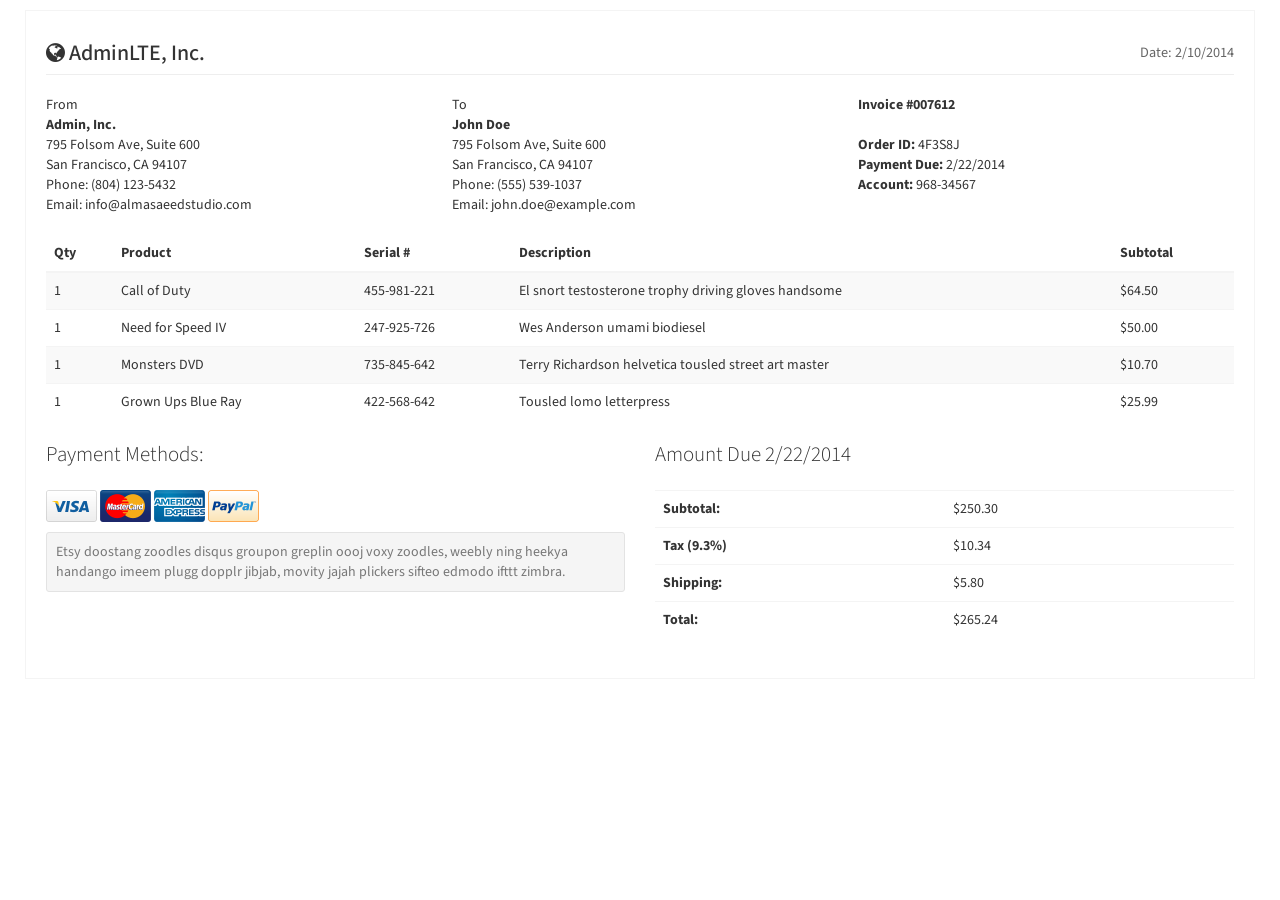
<file: admin/panel/pages/examples/invoice-print.html>
<!DOCTYPE html>
<html>
  <head>
    <meta charset="UTF-8">
    <title>AdminLTE 2 | Invoice</title>
    <meta content='width=device-width, initial-scale=1, maximum-scale=1, user-scalable=no' name='viewport'>
    <!-- Bootstrap 3.3.2 -->
    <link href="../../bootstrap/css/bootstrap.min.css" rel="stylesheet" type="text/css" />
    <!-- Font Awesome Icons -->
    <link href="https://maxcdn.bootstrapcdn.com/font-awesome/4.3.0/css/font-awesome.min.css" rel="stylesheet" type="text/css" />
    <!-- Ionicons -->
    <link href="http://code.ionicframework.com/ionicons/2.0.0/css/ionicons.min.css" rel="stylesheet" type="text/css" />
    <!-- Theme style -->
    <link href="../../dist/css/AdminLTE.min.css" rel="stylesheet" type="text/css" />

    <!-- HTML5 Shim and Respond.js IE8 support of HTML5 elements and media queries -->
    <!-- WARNING: Respond.js doesn't work if you view the page via file:// -->
    <!--[if lt IE 9]>
      <script src="https://oss.maxcdn.com/libs/html5shiv/3.7.0/html5shiv.js"></script>
      <script src="https://oss.maxcdn.com/libs/respond.js/1.3.0/respond.min.js"></script>
    <![endif]-->
  </head>
  <body onload="window.print();">
    <div class="wrapper">
      <!-- Main content -->
      <section class="invoice">
        <!-- title row -->
        <div class="row">
          <div class="col-xs-12">
            <h2 class="page-header">
              <i class="fa fa-globe"></i> AdminLTE, Inc.
              <small class="pull-right">Date: 2/10/2014</small>
            </h2>
          </div><!-- /.col -->
        </div>
        <!-- info row -->
        <div class="row invoice-info">
          <div class="col-sm-4 invoice-col">
            From
            <address>
              <strong>Admin, Inc.</strong><br>
              795 Folsom Ave, Suite 600<br>
              San Francisco, CA 94107<br>
              Phone: (804) 123-5432<br/>
              Email: info@almasaeedstudio.com
            </address>
          </div><!-- /.col -->
          <div class="col-sm-4 invoice-col">
            To
            <address>
              <strong>John Doe</strong><br>
              795 Folsom Ave, Suite 600<br>
              San Francisco, CA 94107<br>
              Phone: (555) 539-1037<br/>
              Email: john.doe@example.com
            </address>
          </div><!-- /.col -->
          <div class="col-sm-4 invoice-col">
            <b>Invoice #007612</b><br/>
            <br/>
            <b>Order ID:</b> 4F3S8J<br/>
            <b>Payment Due:</b> 2/22/2014<br/>
            <b>Account:</b> 968-34567
          </div><!-- /.col -->
        </div><!-- /.row -->

        <!-- Table row -->
        <div class="row">
          <div class="col-xs-12 table-responsive">
            <table class="table table-striped">
              <thead>
                <tr>
                  <th>Qty</th>
                  <th>Product</th>
                  <th>Serial #</th>
                  <th>Description</th>
                  <th>Subtotal</th>
                </tr>
              </thead>
              <tbody>
                <tr>
                  <td>1</td>
                  <td>Call of Duty</td>
                  <td>455-981-221</td>
                  <td>El snort testosterone trophy driving gloves handsome</td>
                  <td>$64.50</td>
                </tr>
                <tr>
                  <td>1</td>
                  <td>Need for Speed IV</td>
                  <td>247-925-726</td>
                  <td>Wes Anderson umami biodiesel</td>
                  <td>$50.00</td>
                </tr>
                <tr>
                  <td>1</td>
                  <td>Monsters DVD</td>
                  <td>735-845-642</td>
                  <td>Terry Richardson helvetica tousled street art master</td>
                  <td>$10.70</td>
                </tr>
                <tr>
                  <td>1</td>
                  <td>Grown Ups Blue Ray</td>
                  <td>422-568-642</td>
                  <td>Tousled lomo letterpress</td>
                  <td>$25.99</td>
                </tr>
              </tbody>
            </table>
          </div><!-- /.col -->
        </div><!-- /.row -->

        <div class="row">
          <!-- accepted payments column -->
          <div class="col-xs-6">
            <p class="lead">Payment Methods:</p>
            <img src="../../dist/img/credit/visa.png" alt="Visa"/>
            <img src="../../dist/img/credit/mastercard.png" alt="Mastercard"/>
            <img src="../../dist/img/credit/american-express.png" alt="American Express"/>
            <img src="../../dist/img/credit/paypal2.png" alt="Paypal"/>
            <p class="text-muted well well-sm no-shadow" style="margin-top: 10px;">
              Etsy doostang zoodles disqus groupon greplin oooj voxy zoodles, weebly ning heekya handango imeem plugg dopplr jibjab, movity jajah plickers sifteo edmodo ifttt zimbra.
            </p>
          </div><!-- /.col -->
          <div class="col-xs-6">
            <p class="lead">Amount Due 2/22/2014</p>
            <div class="table-responsive">
              <table class="table">
                <tr>
                  <th style="width:50%">Subtotal:</th>
                  <td>$250.30</td>
                </tr>
                <tr>
                  <th>Tax (9.3%)</th>
                  <td>$10.34</td>
                </tr>
                <tr>
                  <th>Shipping:</th>
                  <td>$5.80</td>
                </tr>
                <tr>
                  <th>Total:</th>
                  <td>$265.24</td>
                </tr>
              </table>
            </div>
          </div><!-- /.col -->
        </div><!-- /.row -->
      </section><!-- /.content -->
    </div><!-- ./wrapper -->
    <!-- AdminLTE App -->
    <script src="../../dist/js/app.min.js" type="text/javascript"></script>
  </body>
</html>
</file>
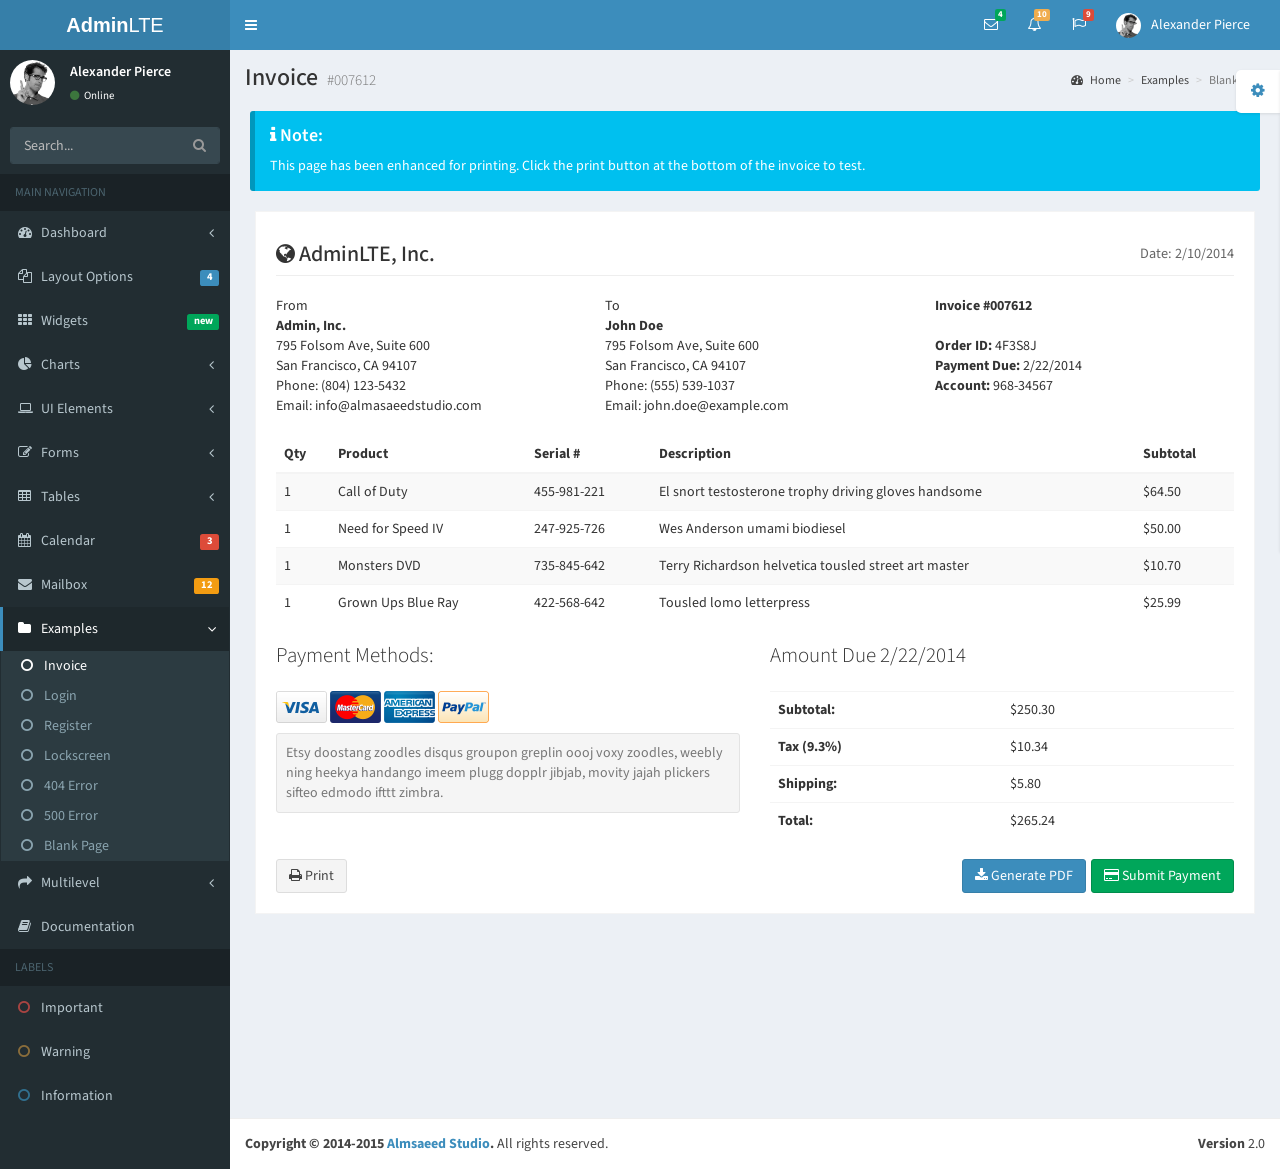
<file: admin/panel/pages/examples/invoice.html>
<!DOCTYPE html>
<html>
  <head>
    <meta charset="UTF-8">
    <title>AdminLTE 2 | Invoice</title>
    <meta content='width=device-width, initial-scale=1, maximum-scale=1, user-scalable=no' name='viewport'>
    <!-- Bootstrap 3.3.2 -->
    <link href="../../bootstrap/css/bootstrap.min.css" rel="stylesheet" type="text/css" />
    <!-- Font Awesome Icons -->
    <link href="https://maxcdn.bootstrapcdn.com/font-awesome/4.3.0/css/font-awesome.min.css" rel="stylesheet" type="text/css" />
    <!-- Ionicons -->
    <link href="http://code.ionicframework.com/ionicons/2.0.0/css/ionicons.min.css" rel="stylesheet" type="text/css" />
    <!-- Theme style -->
    <link href="../../dist/css/AdminLTE.min.css" rel="stylesheet" type="text/css" />
    <!-- AdminLTE Skins. Choose a skin from the css/skins 
         folder instead of downloading all of them to reduce the load. -->
    <link href="../../dist/css/skins/_all-skins.min.css" rel="stylesheet" type="text/css" />

    <!-- HTML5 Shim and Respond.js IE8 support of HTML5 elements and media queries -->
    <!-- WARNING: Respond.js doesn't work if you view the page via file:// -->
    <!--[if lt IE 9]>
        <script src="https://oss.maxcdn.com/libs/html5shiv/3.7.0/html5shiv.js"></script>
        <script src="https://oss.maxcdn.com/libs/respond.js/1.3.0/respond.min.js"></script>
    <![endif]-->
  </head>
  <body class="skin-blue">
    <div class="wrapper">
      
      <header class="main-header">
        <a href="../../index2.html" class="logo"><b>Admin</b>LTE</a>
        <!-- Header Navbar: style can be found in header.less -->
        <nav class="navbar navbar-static-top" role="navigation">
          <!-- Sidebar toggle button-->
          <a href="#" class="sidebar-toggle" data-toggle="offcanvas" role="button">
            <span class="sr-only">Toggle navigation</span>
            <span class="icon-bar"></span>
            <span class="icon-bar"></span>
            <span class="icon-bar"></span>
          </a>
          <div class="navbar-custom-menu">
            <ul class="nav navbar-nav">
              <!-- Messages: style can be found in dropdown.less-->
              <li class="dropdown messages-menu">
                <a href="#" class="dropdown-toggle" data-toggle="dropdown">
                  <i class="fa fa-envelope-o"></i>
                  <span class="label label-success">4</span>
                </a>
                <ul class="dropdown-menu">
                  <li class="header">You have 4 messages</li>
                  <li>
                    <!-- inner menu: contains the actual data -->
                    <ul class="menu">
                      <li><!-- start message -->
                        <a href="#">
                          <div class="pull-left">
                            <img src="../../dist/img/user2-160x160.jpg" class="img-circle" alt="User Image"/>
                          </div>
                          <h4>
                            Support Team
                            <small><i class="fa fa-clock-o"></i> 5 mins</small>
                          </h4>
                          <p>Why not buy a new awesome theme?</p>
                        </a>
                      </li><!-- end message -->
                      <li>
                        <a href="#">
                          <div class="pull-left">
                            <img src="../../dist/img/user3-128x128.jpg" class="img-circle" alt="user image"/>
                          </div>
                          <h4>
                            AdminLTE Design Team
                            <small><i class="fa fa-clock-o"></i> 2 hours</small>
                          </h4>
                          <p>Why not buy a new awesome theme?</p>
                        </a>
                      </li>
                      <li>
                        <a href="#">
                          <div class="pull-left">
                            <img src="../../dist/img/user4-128x128.jpg" class="img-circle" alt="user image"/>
                          </div>
                          <h4>
                            Developers
                            <small><i class="fa fa-clock-o"></i> Today</small>
                          </h4>
                          <p>Why not buy a new awesome theme?</p>
                        </a>
                      </li>
                      <li>
                        <a href="#">
                          <div class="pull-left">
                            <img src="../../dist/img/user3-128x128.jpg" class="img-circle" alt="user image"/>
                          </div>
                          <h4>
                            Sales Department
                            <small><i class="fa fa-clock-o"></i> Yesterday</small>
                          </h4>
                          <p>Why not buy a new awesome theme?</p>
                        </a>
                      </li>
                      <li>
                        <a href="#">
                          <div class="pull-left">
                            <img src="../../dist/img/user4-128x128.jpg" class="img-circle" alt="user image"/>
                          </div>
                          <h4>
                            Reviewers
                            <small><i class="fa fa-clock-o"></i> 2 days</small>
                          </h4>
                          <p>Why not buy a new awesome theme?</p>
                        </a>
                      </li>
                    </ul>
                  </li>
                  <li class="footer"><a href="#">See All Messages</a></li>
                </ul>
              </li>
              <!-- Notifications: style can be found in dropdown.less -->
              <li class="dropdown notifications-menu">
                <a href="#" class="dropdown-toggle" data-toggle="dropdown">
                  <i class="fa fa-bell-o"></i>
                  <span class="label label-warning">10</span>
                </a>
                <ul class="dropdown-menu">
                  <li class="header">You have 10 notifications</li>
                  <li>
                    <!-- inner menu: contains the actual data -->
                    <ul class="menu">
                      <li>
                        <a href="#">
                          <i class="fa fa-users text-aqua"></i> 5 new members joined today
                        </a>
                      </li>
                      <li>
                        <a href="#">
                          <i class="fa fa-warning text-yellow"></i> Very long description here that may not fit into the page and may cause design problems
                        </a>
                      </li>
                      <li>
                        <a href="#">
                          <i class="fa fa-users text-red"></i> 5 new members joined
                        </a>
                      </li>

                      <li>
                        <a href="#">
                          <i class="fa fa-shopping-cart text-green"></i> 25 sales made
                        </a>
                      </li>
                      <li>
                        <a href="#">
                          <i class="fa fa-user text-red"></i> You changed your username
                        </a>
                      </li>
                    </ul>
                  </li>
                  <li class="footer"><a href="#">View all</a></li>
                </ul>
              </li>
              <!-- Tasks: style can be found in dropdown.less -->
              <li class="dropdown tasks-menu">
                <a href="#" class="dropdown-toggle" data-toggle="dropdown">
                  <i class="fa fa-flag-o"></i>
                  <span class="label label-danger">9</span>
                </a>
                <ul class="dropdown-menu">
                  <li class="header">You have 9 tasks</li>
                  <li>
                    <!-- inner menu: contains the actual data -->
                    <ul class="menu">
                      <li><!-- Task item -->
                        <a href="#">
                          <h3>
                            Design some buttons
                            <small class="pull-right">20%</small>
                          </h3>
                          <div class="progress xs">
                            <div class="progress-bar progress-bar-aqua" style="width: 20%" role="progressbar" aria-valuenow="20" aria-valuemin="0" aria-valuemax="100">
                              <span class="sr-only">20% Complete</span>
                            </div>
                          </div>
                        </a>
                      </li><!-- end task item -->
                      <li><!-- Task item -->
                        <a href="#">
                          <h3>
                            Create a nice theme
                            <small class="pull-right">40%</small>
                          </h3>
                          <div class="progress xs">
                            <div class="progress-bar progress-bar-green" style="width: 40%" role="progressbar" aria-valuenow="20" aria-valuemin="0" aria-valuemax="100">
                              <span class="sr-only">40% Complete</span>
                            </div>
                          </div>
                        </a>
                      </li><!-- end task item -->
                      <li><!-- Task item -->
                        <a href="#">
                          <h3>
                            Some task I need to do
                            <small class="pull-right">60%</small>
                          </h3>
                          <div class="progress xs">
                            <div class="progress-bar progress-bar-red" style="width: 60%" role="progressbar" aria-valuenow="20" aria-valuemin="0" aria-valuemax="100">
                              <span class="sr-only">60% Complete</span>
                            </div>
                          </div>
                        </a>
                      </li><!-- end task item -->
                      <li><!-- Task item -->
                        <a href="#">
                          <h3>
                            Make beautiful transitions
                            <small class="pull-right">80%</small>
                          </h3>
                          <div class="progress xs">
                            <div class="progress-bar progress-bar-yellow" style="width: 80%" role="progressbar" aria-valuenow="20" aria-valuemin="0" aria-valuemax="100">
                              <span class="sr-only">80% Complete</span>
                            </div>
                          </div>
                        </a>
                      </li><!-- end task item -->
                    </ul>
                  </li>
                  <li class="footer">
                    <a href="#">View all tasks</a>
                  </li>
                </ul>
              </li>
              <!-- User Account: style can be found in dropdown.less -->
              <li class="dropdown user user-menu">
                <a href="#" class="dropdown-toggle" data-toggle="dropdown">
                  <img src="../../dist/img/user2-160x160.jpg" class="user-image" alt="User Image"/>
                  <span class="hidden-xs">Alexander Pierce</span>
                </a>
                <ul class="dropdown-menu">
                  <!-- User image -->
                  <li class="user-header">
                    <img src="../../dist/img/user2-160x160.jpg" class="img-circle" alt="User Image" />
                    <p>
                      Alexander Pierce - Web Developer
                      <small>Member since Nov. 2012</small>
                    </p>
                  </li>
                  <!-- Menu Body -->
                  <li class="user-body">
                    <div class="col-xs-4 text-center">
                      <a href="#">Followers</a>
                    </div>
                    <div class="col-xs-4 text-center">
                      <a href="#">Sales</a>
                    </div>
                    <div class="col-xs-4 text-center">
                      <a href="#">Friends</a>
                    </div>
                  </li>
                  <!-- Menu Footer-->
                  <li class="user-footer">
                    <div class="pull-left">
                      <a href="#" class="btn btn-default btn-flat">Profile</a>
                    </div>
                    <div class="pull-right">
                      <a href="#" class="btn btn-default btn-flat">Sign out</a>
                    </div>
                  </li>
                </ul>
              </li>
            </ul>
          </div>
        </nav>
      </header>        
      <!-- Left side column. contains the logo and sidebar -->
      <aside class="main-sidebar">
        <!-- sidebar: style can be found in sidebar.less -->
        <section class="sidebar">
          <!-- Sidebar user panel -->
          <div class="user-panel">
            <div class="pull-left image">
              <img src="../../dist/img/user2-160x160.jpg" class="img-circle" alt="User Image" />
            </div>
            <div class="pull-left info">
              <p>Alexander Pierce</p>

              <a href="#"><i class="fa fa-circle text-success"></i> Online</a>
            </div>
          </div>
          <!-- search form -->
          <form action="#" method="get" class="sidebar-form">
            <div class="input-group">
              <input type="text" name="q" class="form-control" placeholder="Search..."/>
              <span class="input-group-btn">
                <button type='submit' name='seach' id='search-btn' class="btn btn-flat"><i class="fa fa-search"></i></button>
              </span>
            </div>
          </form>
          <!-- /.search form -->
          <!-- sidebar menu: : style can be found in sidebar.less -->
          <ul class="sidebar-menu">
            <li class="header">MAIN NAVIGATION</li>
            <li class="treeview">
              <a href="#">
                <i class="fa fa-dashboard"></i> <span>Dashboard</span> <i class="fa fa-angle-left pull-right"></i>
              </a>
              <ul class="treeview-menu">
                <li><a href="../../index.html"><i class="fa fa-circle-o"></i> Dashboard v1</a></li>
                <li><a href="../../index2.html"><i class="fa fa-circle-o"></i> Dashboard v2</a></li>
              </ul>
            </li>
            <li class="treeview">
              <a href="#">
                <i class="fa fa-files-o"></i>
                <span>Layout Options</span>
                <span class="label label-primary pull-right">4</span>
              </a>
              <ul class="treeview-menu">
                <li><a href="../layout/top-nav.html"><i class="fa fa-circle-o"></i> Top Navigation</a></li>
                <li><a href="../layout/boxed.html"><i class="fa fa-circle-o"></i> Boxed</a></li>
                <li><a href="../layout/fixed.html"><i class="fa fa-circle-o"></i> Fixed</a></li>
                <li><a href="../layout/collapsed-sidebar.html"><i class="fa fa-circle-o"></i> Collapsed Sidebar</a></li>
              </ul>
            </li>
            <li>
              <a href="../widgets.html">
                <i class="fa fa-th"></i> <span>Widgets</span> <small class="label pull-right bg-green">new</small>
              </a>
            </li>
            <li class="treeview">
              <a href="#">
                <i class="fa fa-pie-chart"></i>
                <span>Charts</span>
                <i class="fa fa-angle-left pull-right"></i>
              </a>
              <ul class="treeview-menu">
                <li><a href="../charts/morris.html"><i class="fa fa-circle-o"></i> Morris</a></li>
                <li><a href="../charts/flot.html"><i class="fa fa-circle-o"></i> Flot</a></li>
                <li><a href="../charts/inline.html"><i class="fa fa-circle-o"></i> Inline charts</a></li>
              </ul>
            </li>
            <li class="treeview">
              <a href="#">
                <i class="fa fa-laptop"></i>
                <span>UI Elements</span>
                <i class="fa fa-angle-left pull-right"></i>
              </a>
              <ul class="treeview-menu">
                <li><a href="../UI/general.html"><i class="fa fa-circle-o"></i> General</a></li>
                <li><a href="../UI/icons.html"><i class="fa fa-circle-o"></i> Icons</a></li>
                <li><a href="../UI/buttons.html"><i class="fa fa-circle-o"></i> Buttons</a></li>
                <li><a href="../UI/sliders.html"><i class="fa fa-circle-o"></i> Sliders</a></li>
                <li><a href="../UI/modals.html"><i class="fa fa-circle-o"></i> Modals</a></li>
              </ul>
            </li>
            <li class="treeview">
              <a href="#">
                <i class="fa fa-edit"></i> <span>Forms</span>
                <i class="fa fa-angle-left pull-right"></i>
              </a>
              <ul class="treeview-menu">
                <li><a href="../forms/general.html"><i class="fa fa-circle-o"></i> General Elements</a></li>
                <li><a href="../forms/advanced.html"><i class="fa fa-circle-o"></i> Advanced Elements</a></li>
                <li><a href="../forms/editors.html"><i class="fa fa-circle-o"></i> Editors</a></li>
              </ul>
            </li>
            <li class="treeview">
              <a href="#">
                <i class="fa fa-table"></i> <span>Tables</span>
                <i class="fa fa-angle-left pull-right"></i>
              </a>
              <ul class="treeview-menu">
                <li><a href="../tables/simple.html"><i class="fa fa-circle-o"></i> Simple tables</a></li>
                <li><a href="../tables/data.html"><i class="fa fa-circle-o"></i> Data tables</a></li>
              </ul>
            </li>
            <li>
              <a href="../calendar.html">
                <i class="fa fa-calendar"></i> <span>Calendar</span>
                <small class="label pull-right bg-red">3</small>
              </a>
            </li>
            <li>
              <a href="../mailbox/mailbox.html">
                <i class="fa fa-envelope"></i> <span>Mailbox</span>
                <small class="label pull-right bg-yellow">12</small>
              </a>
            </li>
            <li class="treeview active">
              <a href="#">
                <i class="fa fa-folder"></i> <span>Examples</span>
                <i class="fa fa-angle-left pull-right"></i>
              </a>
              <ul class="treeview-menu">
                <li class="active"><a href="invoice.html"><i class="fa fa-circle-o"></i> Invoice</a></li>
                <li><a href="login.html"><i class="fa fa-circle-o"></i> Login</a></li>
                <li><a href="register.html"><i class="fa fa-circle-o"></i> Register</a></li>
                <li><a href="lockscreen.html"><i class="fa fa-circle-o"></i> Lockscreen</a></li>
                <li><a href="404.html"><i class="fa fa-circle-o"></i> 404 Error</a></li>
                <li><a href="500.html"><i class="fa fa-circle-o"></i> 500 Error</a></li>
                <li><a href="blank.html"><i class="fa fa-circle-o"></i> Blank Page</a></li>
              </ul>
            </li>
            <li class="treeview">
              <a href="#">
                <i class="fa fa-share"></i> <span>Multilevel</span>
                <i class="fa fa-angle-left pull-right"></i>
              </a>
              <ul class="treeview-menu">
                <li><a href="#"><i class="fa fa-circle-o"></i> Level One</a></li>
                <li>
                  <a href="#"><i class="fa fa-circle-o"></i> Level One <i class="fa fa-angle-left pull-right"></i></a>
                  <ul class="treeview-menu">
                    <li><a href="#"><i class="fa fa-circle-o"></i> Level Two</a></li>
                    <li>
                      <a href="#"><i class="fa fa-circle-o"></i> Level Two <i class="fa fa-angle-left pull-right"></i></a>
                      <ul class="treeview-menu">
                        <li><a href="#"><i class="fa fa-circle-o"></i> Level Three</a></li>
                        <li><a href="#"><i class="fa fa-circle-o"></i> Level Three</a></li>
                      </ul>
                    </li>
                  </ul>
                </li>
                <li><a href="#"><i class="fa fa-circle-o"></i> Level One</a></li>
              </ul>
            </li>
            <li><a href="../../documentation/index.html"><i class="fa fa-book"></i> Documentation</a></li>
            <li class="header">LABELS</li>
            <li><a href="#"><i class="fa fa-circle-o text-danger"></i> Important</a></li>
            <li><a href="#"><i class="fa fa-circle-o text-warning"></i> Warning</a></li>
            <li><a href="#"><i class="fa fa-circle-o text-info"></i> Information</a></li>
          </ul>
        </section>
        <!-- /.sidebar -->
      </aside>

      <!-- Right side column. Contains the navbar and content of the page -->
      <div class="content-wrapper">
        <!-- Content Header (Page header) -->
        <section class="content-header">
          <h1>
            Invoice
            <small>#007612</small>
          </h1>
          <ol class="breadcrumb">
            <li><a href="#"><i class="fa fa-dashboard"></i> Home</a></li>
            <li><a href="#">Examples</a></li>
            <li class="active">Blank page</li>
          </ol>
        </section>

        <div class="pad margin no-print">
          <div class="callout callout-info" style="margin-bottom: 0!important;">												
            <h4><i class="fa fa-info"></i> Note:</h4>
            This page has been enhanced for printing. Click the print button at the bottom of the invoice to test.
          </div>
        </div>

        <!-- Main content -->
        <section class="invoice">
          <!-- title row -->
          <div class="row">
            <div class="col-xs-12">
              <h2 class="page-header">
                <i class="fa fa-globe"></i> AdminLTE, Inc.
                <small class="pull-right">Date: 2/10/2014</small>
              </h2>
            </div><!-- /.col -->
          </div>
          <!-- info row -->
          <div class="row invoice-info">
            <div class="col-sm-4 invoice-col">
              From
              <address>
                <strong>Admin, Inc.</strong><br>
                795 Folsom Ave, Suite 600<br>
                San Francisco, CA 94107<br>
                Phone: (804) 123-5432<br/>
                Email: info@almasaeedstudio.com
              </address>
            </div><!-- /.col -->
            <div class="col-sm-4 invoice-col">
              To
              <address>
                <strong>John Doe</strong><br>
                795 Folsom Ave, Suite 600<br>
                San Francisco, CA 94107<br>
                Phone: (555) 539-1037<br/>
                Email: john.doe@example.com
              </address>
            </div><!-- /.col -->
            <div class="col-sm-4 invoice-col">
              <b>Invoice #007612</b><br/>
              <br/>
              <b>Order ID:</b> 4F3S8J<br/>
              <b>Payment Due:</b> 2/22/2014<br/>
              <b>Account:</b> 968-34567
            </div><!-- /.col -->
          </div><!-- /.row -->

          <!-- Table row -->
          <div class="row">
            <div class="col-xs-12 table-responsive">
              <table class="table table-striped">
                <thead>
                  <tr>
                    <th>Qty</th>
                    <th>Product</th>
                    <th>Serial #</th>
                    <th>Description</th>
                    <th>Subtotal</th>
                  </tr>
                </thead>
                <tbody>
                  <tr>
                    <td>1</td>
                    <td>Call of Duty</td>
                    <td>455-981-221</td>
                    <td>El snort testosterone trophy driving gloves handsome</td>
                    <td>$64.50</td>
                  </tr>
                  <tr>
                    <td>1</td>
                    <td>Need for Speed IV</td>
                    <td>247-925-726</td>
                    <td>Wes Anderson umami biodiesel</td>
                    <td>$50.00</td>
                  </tr>
                  <tr>
                    <td>1</td>
                    <td>Monsters DVD</td>
                    <td>735-845-642</td>
                    <td>Terry Richardson helvetica tousled street art master</td>
                    <td>$10.70</td>
                  </tr>
                  <tr>
                    <td>1</td>
                    <td>Grown Ups Blue Ray</td>
                    <td>422-568-642</td>
                    <td>Tousled lomo letterpress</td>
                    <td>$25.99</td>
                  </tr>
                </tbody>
              </table>
            </div><!-- /.col -->
          </div><!-- /.row -->

          <div class="row">
            <!-- accepted payments column -->
            <div class="col-xs-6">
              <p class="lead">Payment Methods:</p>
              <img src="../../dist/img/credit/visa.png" alt="Visa"/>
              <img src="../../dist/img/credit/mastercard.png" alt="Mastercard"/>
              <img src="../../dist/img/credit/american-express.png" alt="American Express"/>
              <img src="../../dist/img/credit/paypal2.png" alt="Paypal"/>
              <p class="text-muted well well-sm no-shadow" style="margin-top: 10px;">
                Etsy doostang zoodles disqus groupon greplin oooj voxy zoodles, weebly ning heekya handango imeem plugg dopplr jibjab, movity jajah plickers sifteo edmodo ifttt zimbra.
              </p>
            </div><!-- /.col -->
            <div class="col-xs-6">
              <p class="lead">Amount Due 2/22/2014</p>
              <div class="table-responsive">
                <table class="table">
                  <tr>
                    <th style="width:50%">Subtotal:</th>
                    <td>$250.30</td>
                  </tr>
                  <tr>
                    <th>Tax (9.3%)</th>
                    <td>$10.34</td>
                  </tr>
                  <tr>
                    <th>Shipping:</th>
                    <td>$5.80</td>
                  </tr>
                  <tr>
                    <th>Total:</th>
                    <td>$265.24</td>
                  </tr>
                </table>
              </div>
            </div><!-- /.col -->
          </div><!-- /.row -->

          <!-- this row will not appear when printing -->
          <div class="row no-print">
            <div class="col-xs-12">
              <a href="invoice-print.html" target="_blank" class="btn btn-default"><i class="fa fa-print"></i> Print</a>
              <button class="btn btn-success pull-right"><i class="fa fa-credit-card"></i> Submit Payment</button>
              <button class="btn btn-primary pull-right" style="margin-right: 5px;"><i class="fa fa-download"></i> Generate PDF</button>
            </div>
          </div>
        </section><!-- /.content -->
        <div class="clearfix"></div>
      </div><!-- /.content-wrapper -->
      <footer class="main-footer no-print">
        <div class="pull-right hidden-xs">
          <b>Version</b> 2.0
        </div>
        <strong>Copyright &copy; 2014-2015 <a href="http://almsaeedstudio.com">Almsaeed Studio</a>.</strong> All rights reserved.
      </footer>
    </div><!-- ./wrapper -->

    <!-- jQuery 2.1.3 -->
    <script src="../../plugins/jQuery/jQuery-2.1.3.min.js"></script>
    <!-- Bootstrap 3.3.2 JS -->
    <script src="../../bootstrap/js/bootstrap.min.js" type="text/javascript"></script>
    <!-- FastClick -->
    <script src='../../plugins/fastclick/fastclick.min.js'></script>
    <!-- AdminLTE App -->
    <script src="../../dist/js/app.min.js" type="text/javascript"></script>
    <!-- AdminLTE for demo purposes -->
    <script src="../../dist/js/demo.js" type="text/javascript"></script>
  </body>
</html>
</file>
<file: admin/panel/plugins/iCheck/minimal/blue.css>
/* iCheck plugin Minimal skin, blue
----------------------------------- */
.icheckbox_minimal-blue,
.iradio_minimal-blue {
    display: inline-block;
    *display: inline;
    vertical-align: middle;
    margin: 0;
    padding: 0;
    width: 18px;
    height: 18px;
    background: url(blue.png) no-repeat;
    border: none;
    cursor: pointer;
}

.icheckbox_minimal-blue {
    background-position: 0 0;
}
    .icheckbox_minimal-blue.hover {
        background-position: -20px 0;
    }
    .icheckbox_minimal-blue.checked {
        background-position: -40px 0;
    }
    .icheckbox_minimal-blue.disabled {
        background-position: -60px 0;
        cursor: default;
    }
    .icheckbox_minimal-blue.checked.disabled {
        background-position: -80px 0;
    }

.iradio_minimal-blue {
    background-position: -100px 0;
}
    .iradio_minimal-blue.hover {
        background-position: -120px 0;
    }
    .iradio_minimal-blue.checked {
        background-position: -140px 0;
    }
    .iradio_minimal-blue.disabled {
        background-position: -160px 0;
        cursor: default;
    }
    .iradio_minimal-blue.checked.disabled {
        background-position: -180px 0;
    }

/* Retina support */
@media only screen and (-webkit-min-device-pixel-ratio: 1.5),
       only screen and (-moz-min-device-pixel-ratio: 1.5),
       only screen and (-o-min-device-pixel-ratio: 3/2),
       only screen and (min-device-pixel-ratio: 1.5) {
    .icheckbox_minimal-blue,
    .iradio_minimal-blue {
        background-image: url(blue@2x.png);
        -webkit-background-size: 200px 20px;
        background-size: 200px 20px;
    }
}
</file>
<file: admin/panel/dist/css/AdminLTE.min.css>
@import url(//fonts.googleapis.com/css?family=Source+Sans+Pro:300,400,600,700,300italic,400italic,600italic);/*!
 *   AdminLTE v2.0.1
 *   Author: Almsaeed Studio
 *	 Website: Almsaeed Studio <http://almsaeedstudio.com>
 *   License: Open source - MIT
 *           Please visit http://opensource.org/licenses/MIT for more information
!*/html,body{min-height:100%}.layout-boxed html,.layout-boxed body{height:100%}body{-webkit-font-smoothing:antialiased;-moz-osx-font-smoothing:grayscale;font-family:'Source Sans Pro','Helvetica Neue',Helvetica,Arial,sans-serif;font-weight:400;overflow-x:hidden;overflow-y:auto}.wrapper{min-height:100%;position:static;overflow:hidden}.wrapper:before,.wrapper:after{content:" ";display:table}.wrapper:after{clear:both}.layout-boxed .wrapper{max-width:1250px;margin:0 auto;min-height:100%;box-shadow:0 0 8px rgba(0,0,0,0.5);position:relative}.layout-boxed{background:url('../img/boxed-bg.jpg') repeat fixed}.content-wrapper,.right-side,.main-footer{-webkit-transition:-webkit-transform .3s cubic-bezier(.32, 1.25, .375, 1.15);-moz-transition:-moz-transform .3s cubic-bezier(.32, 1.25, .375, 1.15);-o-transition:-o-transform .3s cubic-bezier(.32, 1.25, .375, 1.15);transition:transform .3s cubic-bezier(.32, 1.25, .375, 1.15);-webkit-transition:margin-left .3s cubic-bezier(.32, 1.25, .375, 1.15);-o-transition:margin-left .3s cubic-bezier(.32, 1.25, .375, 1.15);transition:margin-left .3s cubic-bezier(.32, 1.25, .375, 1.15);margin-left:230px;z-index:820}.layout-top-nav .content-wrapper,.layout-top-nav .right-side,.layout-top-nav .main-footer{margin-left:0}@media (max-width:767px){.content-wrapper,.right-side,.main-footer{margin-left:0}}@media (min-width:768px){.sidebar-collapse .content-wrapper,.sidebar-collapse .right-side,.sidebar-collapse .main-footer{margin-left:0}}@media (max-width:767px){.sidebar-open .content-wrapper,.sidebar-open .right-side,.sidebar-open .main-footer{-webkit-transform:translate(230px, 0);-ms-transform:translate(230px, 0);-o-transform:translate(230px, 0);transform:translate(230px, 0)}}.content-wrapper,.right-side{min-height:100%;background-color:#ecf0f5;z-index:800}.main-footer{background:#fff;padding:15px;color:#444;border-top:1px solid #eee}.fixed .main-header,.fixed .main-sidebar,.fixed .left-side{position:fixed}.fixed .main-header{top:0;right:0;left:0}.fixed .content-wrapper,.fixed .right-side{padding-top:50px}@media (max-width:767px){.fixed .content-wrapper,.fixed .right-side{padding-top:100px}}.fixed.layout-boxed .wrapper{max-width:100%}.content{min-height:250px;padding:15px;margin-right:auto;margin-left:auto;padding-left:15px;padding-right:15px}h1,h2,h3,h4,h5,h6,.h1,.h2,.h3,.h4,.h5,.h6{font-family:'Source Sans Pro',sans-serif}a{color:#3c8dbc}a:hover,a:active,a:focus{outline:none;text-decoration:none;color:#72afd2}.page-header{margin:10px 0 20px 0;font-size:22px}.page-header>small{color:#666;display:block;margin-top:5px}@media print{.no-print{display:none}.main-sidebar,.left-side,.main-header,.content-header{display:none}.content-wrapper,.right-side{margin:0!important}}.main-header{position:relative;max-height:100px;z-index:1030}.main-header>.navbar{margin-bottom:0;margin-left:230px;border:none;min-height:50px;border-radius:0}.layout-top-nav .main-header>.navbar{margin-left:0!important}.main-header #navbar-search-input{background:rgba(255,255,255,0.2);border-color:transparent}.main-header #navbar-search-input:focus,.main-header #navbar-search-input:active{border-color:rgba(0,0,0,0.1) !important;background:rgba(255,255,255,0.9)}.main-header #navbar-search-input::-moz-placeholder{color:#ccc;opacity:1}.main-header #navbar-search-input:-ms-input-placeholder{color:#ccc}.main-header #navbar-search-input::-webkit-input-placeholder{color:#ccc}.main-header .navbar-custom-menu,.main-header .navbar-right{margin-right:5px;float:right}@media (max-width:991px){.main-header .navbar-custom-menu a,.main-header .navbar-right a{color:inherit;background:transparent}}@media (max-width:767px){.main-header .navbar-right{float:none}.navbar-collapse .main-header .navbar-right{margin:7.5px -15px}.main-header .navbar-right>li{color:inherit;border:0}}.main-header .sidebar-toggle{float:left;background-color:transparent;background-image:none;padding:15px 15px;font-family:fontAwesome}.main-header .sidebar-toggle:before{content:"\f0c9"}.main-header .sidebar-toggle:hover{color:#fff}.main-header .sidebar-toggle .icon-bar{display:none}.main-header .navbar .nav>li.user>a>.fa,.main-header .navbar .nav>li.user>a>.glyphicon,.main-header .navbar .nav>li.user>a>.ion{margin-right:5px}.main-header .navbar .nav>li>a>.label{position:absolute;top:9px;right:7px;text-align:center;font-size:9px;padding:2px 3px;line-height:.9}.main-header .logo{display:block;float:left;height:50px;font-size:20px;line-height:50px;text-align:center;width:230px;font-family:"Helvetica Neue",Helvetica,Arial,sans-serif;padding:0 15px;font-weight:300}.main-header .navbar-brand{color:#fff}.content-header{position:relative;padding:15px 15px 0 15px}.content-header>h1{margin:0;font-size:24px}.content-header>h1>small{font-size:15px;display:inline-block;padding-left:4px;font-weight:300}.content-header>.breadcrumb{float:right;background:transparent;margin-top:0px;margin-bottom:0;font-size:12px;padding:7px 5px;position:absolute;top:15px;right:10px;border-radius:2px}.content-header>.breadcrumb>li>a{color:#444;text-decoration:none}.content-header>.breadcrumb>li>a>.fa,.content-header>.breadcrumb>li>a>.glyphicon,.content-header>.breadcrumb>li>a>.ion{margin-right:5px}.content-header>.breadcrumb>li+li:before{content:'>\00a0'}@media (max-width:991px){.content-header>.breadcrumb{position:relative;margin-top:5px;top:0;right:0;float:none;background:#d2d6de;padding-left:10px}.content-header>.breadcrumb li:before{color:#97a0b3}}.navbar-toggle{color:#fff;border:0;margin:0;padding:15px 15px}@media (max-width:991px){.navbar-custom-menu .navbar-nav>li{float:left}.navbar-custom-menu .navbar-nav{margin:0;float:left}.navbar-custom-menu .navbar-nav>li>a{padding-top:15px;padding-bottom:15px;line-height:20px}}@media (max-width:767px){.main-header{position:relative}.main-header .logo,.main-header .navbar{width:100%;float:none;position:relative!important}.main-header .navbar{margin:0}.main-header .navbar-custom-menu{float:right}.main-sidebar,.left-side{padding-top:100px!important}}.main-sidebar,.left-side{position:absolute;top:0;left:0;padding-top:50px;height:100%;width:230px;z-index:810;-webkit-transition:-webkit-transform .3s cubic-bezier(.32, 1.25, .375, 1.15);-moz-transition:-moz-transform .3s cubic-bezier(.32, 1.25, .375, 1.15);-o-transition:-o-transform .3s cubic-bezier(.32, 1.25, .375, 1.15);transition:transform .3s cubic-bezier(.32, 1.25, .375, 1.15)}@media (max-width:767px){.main-sidebar,.left-side{-webkit-transform:translate(-230px, 0);-ms-transform:translate(-230px, 0);-o-transform:translate(-230px, 0);transform:translate(-230px, 0)}}@media (min-width:768px){.sidebar-collapse .main-sidebar,.sidebar-collapse .left-side{-webkit-transform:translate(-230px, 0);-ms-transform:translate(-230px, 0);-o-transform:translate(-230px, 0);transform:translate(-230px, 0)}}@media (max-width:767px){.sidebar-open .main-sidebar,.sidebar-open .left-side{-webkit-transform:translate(0, 0);-ms-transform:translate(0, 0);-o-transform:translate(0, 0);transform:translate(0, 0)}}.sidebar{padding-bottom:10px}.fixed .sidebar{overflow:auto;height:100%}.sidebar-form input:focus{border-color:transparent!important}.user-panel{padding:10px}.user-panel:before,.user-panel:after{content:" ";display:table}.user-panel:after{clear:both}.user-panel>.image>img{width:45px;height:45px}.user-panel>.info{font-weight:600;padding:5px 5px 5px 15px;font-size:14px;line-height:1}.user-panel>.info>p{margin-bottom:9px}.user-panel>.info>a{text-decoration:none;padding-right:5px;margin-top:3px;font-size:11px;font-weight:normal}.user-panel>.info>a>.fa,.user-panel>.info>a>.ion,.user-panel>.info>a>.glyphicon{margin-right:3px}.sidebar-menu{list-style:none;margin:0;padding:0}.sidebar-menu>li{position:relative;margin:0;padding:0}.sidebar-menu>li>a{padding:12px 5px 12px 15px;display:block}.sidebar-menu>li>a>.fa,.sidebar-menu>li>a>.glyphicon,.sidebar-menu>li>a>.ion{width:20px}.sidebar-menu>li .label,.sidebar-menu>li .badge{margin-top:3px;margin-right:5px}.sidebar-menu li.header{padding:10px 25px 10px 15px;font-size:12px}.sidebar-menu li>a>.fa-angle-left{width:auto;height:auto;padding:0;margin-right:10px;margin-top:3px}.sidebar-menu li.active>a>.fa-angle-left{-webkit-transform:rotate(-90deg);-ms-transform:rotate(-90deg);-o-transform:rotate(-90deg);transform:rotate(-90deg)}.sidebar-menu li.active>.treeview-menu{display:block}.sidebar-menu .treeview-menu{display:none;list-style:none;padding:0;margin:0;padding-left:5px}.sidebar-menu .treeview-menu .treeview-menu{padding-left:20px}.sidebar-menu .treeview-menu>li{margin:0}.sidebar-menu .treeview-menu>li>a{padding:5px 5px 5px 15px;display:block;font-size:14px}.sidebar-menu .treeview-menu>li>a>.fa,.sidebar-menu .treeview-menu>li>a>.glyphicon,.sidebar-menu .treeview-menu>li>a>.ion{width:20px}.sidebar-menu .treeview-menu>li>a>.fa-angle-left,.sidebar-menu .treeview-menu>li>a>.fa-angle-down{width:auto}.dropdown-menu{box-shadow:0 1px 1px rgba(0,0,0,0.1);border-color:#eee}.dropdown-menu>li>a{color:#777}.dropdown-menu>li>a>.glyphicon,.dropdown-menu>li>a>.fa,.dropdown-menu>li>a>.ion{margin-right:10px}.dropdown-menu>li>a:hover{background-color:#e1e3e9;color:#333}.dropdown-menu>.divider{background-color:#eee}.navbar-nav>.notifications-menu,.navbar-nav>.messages-menu,.navbar-nav>.tasks-menu{position:relative}.navbar-nav>.notifications-menu>.dropdown-menu,.navbar-nav>.messages-menu>.dropdown-menu,.navbar-nav>.tasks-menu>.dropdown-menu{width:280px;padding:0 0 0 0!important;margin:0!important;top:100%}.navbar-nav>.notifications-menu>.dropdown-menu>li,.navbar-nav>.messages-menu>.dropdown-menu>li,.navbar-nav>.tasks-menu>.dropdown-menu>li{position:relative}.navbar-nav>.notifications-menu>.dropdown-menu>li.header,.navbar-nav>.messages-menu>.dropdown-menu>li.header,.navbar-nav>.tasks-menu>.dropdown-menu>li.header{border-top-left-radius:4px;border-top-right-radius:4px;border-bottom-right-radius:0;border-bottom-left-radius:0;background-color:#ffffff;padding:7px 10px;border-bottom:1px solid #f4f4f4;color:#444444;font-size:14px}.navbar-nav>.notifications-menu>.dropdown-menu>li.footer>a,.navbar-nav>.messages-menu>.dropdown-menu>li.footer>a,.navbar-nav>.tasks-menu>.dropdown-menu>li.footer>a{border-top-left-radius:0;border-top-right-radius:0;border-bottom-right-radius:4px;border-bottom-left-radius:4px;font-size:12px;background-color:#fff;padding:7px 10px;border-bottom:1px solid #eeeeee;color:#444!important;text-align:center}@media (max-width:991px){.navbar-nav>.notifications-menu>.dropdown-menu>li.footer>a,.navbar-nav>.messages-menu>.dropdown-menu>li.footer>a,.navbar-nav>.tasks-menu>.dropdown-menu>li.footer>a{background:#fff!important;color:#444!important}}.navbar-nav>.notifications-menu>.dropdown-menu>li.footer>a:hover,.navbar-nav>.messages-menu>.dropdown-menu>li.footer>a:hover,.navbar-nav>.tasks-menu>.dropdown-menu>li.footer>a:hover{text-decoration:none;font-weight:normal}.navbar-nav>.notifications-menu>.dropdown-menu>li .menu,.navbar-nav>.messages-menu>.dropdown-menu>li .menu,.navbar-nav>.tasks-menu>.dropdown-menu>li .menu{max-height:200px;margin:0;padding:0;list-style:none;overflow-x:hidden}.navbar-nav>.notifications-menu>.dropdown-menu>li .menu>li>a,.navbar-nav>.messages-menu>.dropdown-menu>li .menu>li>a,.navbar-nav>.tasks-menu>.dropdown-menu>li .menu>li>a{display:block;white-space:nowrap;border-bottom:1px solid #f4f4f4}.navbar-nav>.notifications-menu>.dropdown-menu>li .menu>li>a:hover,.navbar-nav>.messages-menu>.dropdown-menu>li .menu>li>a:hover,.navbar-nav>.tasks-menu>.dropdown-menu>li .menu>li>a:hover{background:#f4f4f4;text-decoration:none}.navbar-nav>.notifications-menu>.dropdown-menu>li .menu>li>a{color:#444444;overflow:hidden;text-overflow:ellipsis;white-space:nowrap;padding:10px}.navbar-nav>.notifications-menu>.dropdown-menu>li .menu>li>a>.glyphicon,.navbar-nav>.notifications-menu>.dropdown-menu>li .menu>li>a>.fa,.navbar-nav>.notifications-menu>.dropdown-menu>li .menu>li>a>.ion{width:20px}.navbar-nav>.messages-menu>.dropdown-menu>li .menu>li>a{margin:0px;padding:10px 10px}.navbar-nav>.messages-menu>.dropdown-menu>li .menu>li>a>div>img{margin:auto 10px auto auto;width:40px;height:40px}.navbar-nav>.messages-menu>.dropdown-menu>li .menu>li>a>h4{padding:0;margin:0 0 0 45px;color:#444444;font-size:15px;position:relative}.navbar-nav>.messages-menu>.dropdown-menu>li .menu>li>a>h4>small{color:#999999;font-size:10px;position:absolute;top:0px;right:0px}.navbar-nav>.messages-menu>.dropdown-menu>li .menu>li>a>p{margin:0 0 0 45px;font-size:12px;color:#888888}.navbar-nav>.messages-menu>.dropdown-menu>li .menu>li>a:before,.navbar-nav>.messages-menu>.dropdown-menu>li .menu>li>a:after{content:" ";display:table}.navbar-nav>.messages-menu>.dropdown-menu>li .menu>li>a:after{clear:both}.navbar-nav>.tasks-menu>.dropdown-menu>li .menu>li>a{padding:10px}.navbar-nav>.tasks-menu>.dropdown-menu>li .menu>li>a>h3{font-size:14px;padding:0;margin:0 0 10px 0;color:#666666}.navbar-nav>.tasks-menu>.dropdown-menu>li .menu>li>a>.progress{padding:0;margin:0}.navbar-nav>.user-menu>.dropdown-menu{border-radius:0;padding:1px 0 0 0;border-top-width:0;width:280px}.navbar-nav>.user-menu>.dropdown-menu>li.user-header{height:175px;padding:10px;text-align:center}.navbar-nav>.user-menu>.dropdown-menu>li.user-header>img{z-index:5;height:90px;width:90px;border:3px solid;border-color:transparent;border-color:rgba(255,255,255,0.2)}.navbar-nav>.user-menu>.dropdown-menu>li.user-header>p{z-index:5;color:#fff;color:rgba(255,255,255,0.8);font-size:17px;margin-top:10px}.navbar-nav>.user-menu>.dropdown-menu>li.user-header>p>small{display:block;font-size:12px}.navbar-nav>.user-menu>.dropdown-menu>.user-body{padding:15px;border-bottom:1px solid #f4f4f4;border-top:1px solid #dddddd}.navbar-nav>.user-menu>.dropdown-menu>.user-body:before,.navbar-nav>.user-menu>.dropdown-menu>.user-body:after{content:" ";display:table}.navbar-nav>.user-menu>.dropdown-menu>.user-body:after{clear:both}.navbar-nav>.user-menu>.dropdown-menu>.user-body a{color:#444 !important}@media (max-width:991px){.navbar-nav>.user-menu>.dropdown-menu>.user-body a{background:#fff !important;color:#444 !important}}.navbar-nav>.user-menu>.dropdown-menu>.user-footer{background-color:#f9f9f9;padding:10px}.navbar-nav>.user-menu>.dropdown-menu>.user-footer:before,.navbar-nav>.user-menu>.dropdown-menu>.user-footer:after{content:" ";display:table}.navbar-nav>.user-menu>.dropdown-menu>.user-footer:after{clear:both}.navbar-nav>.user-menu>.dropdown-menu>.user-footer .btn-default{color:#666666}.navbar-nav>.user-menu .user-image{float:left;width:25px;height:25px;border-radius:50%;margin-right:10px;margin-top:-2px}@media (max-width:767px){.navbar-nav>.user-menu .user-image{float:none;margin-right:0;margin-top:-8px;line-height:10px}}.open:not(.dropup)>.animated-dropdown-menu{backface-visibility:visible !important;-webkit-animation:flipInX .7s both;-o-animation:flipInX .7s both;animation:flipInX .7s both}@keyframes flipInX{0%{transform:perspective(400px) rotate3d(1, 0, 0, 90deg);transition-timing-function:ease-in;opacity:0}40%{transform:perspective(400px) rotate3d(1, 0, 0, -20deg);transition-timing-function:ease-in}60%{transform:perspective(400px) rotate3d(1, 0, 0, 10deg);opacity:1}80%{transform:perspective(400px) rotate3d(1, 0, 0, -5deg)}100%{transform:perspective(400px)}}@-webkit-keyframes flipInX{0%{transform:perspective(400px) rotate3d(1, 0, 0, 90deg);transition-timing-function:ease-in;opacity:0}40%{transform:perspective(400px) rotate3d(1, 0, 0, -20deg);transition-timing-function:ease-in}60%{transform:perspective(400px) rotate3d(1, 0, 0, 10deg);opacity:1}80%{transform:perspective(400px) rotate3d(1, 0, 0, -5deg)}100%{transform:perspective(400px)}}.navbar-custom-menu>.navbar-nav>li{position:relative}.navbar-custom-menu>.navbar-nav>li>.dropdown-menu{position:absolute;right:0;left:auto}@media (max-width:991px){.navbar-custom-menu>.navbar-nav{float:right}.navbar-custom-menu>.navbar-nav>li{position:static}.navbar-custom-menu>.navbar-nav>li>.dropdown-menu{position:absolute;right:5%;left:auto;border:1px solid #ddd;background:#fff}}.form-control{border-radius:0 !important;box-shadow:none;border-color:#d2d6de}.form-control:focus{border-color:#3c8dbc !important;box-shadow:none}.form-control::-moz-placeholder{color:#bbb;opacity:1}.form-control:-ms-input-placeholder{color:#bbb}.form-control::-webkit-input-placeholder{color:#bbb}.form-control:not(select){-webkit-appearance:none;-moz-appearance:none;appearance:none}.form-group.has-success label{color:#00a65a}.form-group.has-success .form-control{border-color:#00a65a !important;box-shadow:none}.form-group.has-warning label{color:#f39c12}.form-group.has-warning .form-control{border-color:#f39c12 !important;box-shadow:none}.form-group.has-error label{color:#dd4b39}.form-group.has-error .form-control{border-color:#dd4b39 !important;box-shadow:none}.input-group .input-group-addon{border-radius:0;border-color:#d2d6de;background-color:#fff}.btn-group-vertical .btn.btn-flat:first-of-type,.btn-group-vertical .btn.btn-flat:last-of-type{border-radius:0}.icheck>label{padding-left:0}.progress,.progress>.progress-bar{-webkit-box-shadow:none;box-shadow:none}.progress,.progress>.progress-bar,.progress .progress-bar,.progress>.progress-bar .progress-bar{border-radius:1px}.progress.sm,.progress-sm{height:10px}.progress.sm,.progress-sm,.progress.sm .progress-bar,.progress-sm .progress-bar{border-radius:1px}.progress.xs,.progress-xs{height:7px}.progress.xs,.progress-xs,.progress.xs .progress-bar,.progress-xs .progress-bar{border-radius:1px}.progress.xxs,.progress-xxs{height:3px}.progress.xxs,.progress-xxs,.progress.xxs .progress-bar,.progress-xxs .progress-bar{border-radius:1px}.progress.vertical{position:relative;width:30px;height:200px;display:inline-block;margin-right:10px}.progress.vertical>.progress-bar{width:100%!important;position:absolute;bottom:0}.progress.vertical.sm,.progress.vertical.progress-sm{width:20px}.progress.vertical.xs,.progress.vertical.progress-xs{width:10px}.progress.vertical.xxs,.progress.vertical.progress-xxs{width:3px}.progress-group .progress-text{font-weight:600}.progress-group .progress-number{float:right}.table tr>td .progress{margin:0}.progress-bar-light-blue,.progress-bar-primary{background-color:#3c8dbc}.progress-striped .progress-bar-light-blue,.progress-striped .progress-bar-primary{background-image:-webkit-linear-gradient(45deg, rgba(255,255,255,0.15) 25%, transparent 25%, transparent 50%, rgba(255,255,255,0.15) 50%, rgba(255,255,255,0.15) 75%, transparent 75%, transparent);background-image:-o-linear-gradient(45deg, rgba(255,255,255,0.15) 25%, transparent 25%, transparent 50%, rgba(255,255,255,0.15) 50%, rgba(255,255,255,0.15) 75%, transparent 75%, transparent);background-image:linear-gradient(45deg, rgba(255,255,255,0.15) 25%, transparent 25%, transparent 50%, rgba(255,255,255,0.15) 50%, rgba(255,255,255,0.15) 75%, transparent 75%, transparent)}.progress-bar-green,.progress-bar-success{background-color:#00a65a}.progress-striped .progress-bar-green,.progress-striped .progress-bar-success{background-image:-webkit-linear-gradient(45deg, rgba(255,255,255,0.15) 25%, transparent 25%, transparent 50%, rgba(255,255,255,0.15) 50%, rgba(255,255,255,0.15) 75%, transparent 75%, transparent);background-image:-o-linear-gradient(45deg, rgba(255,255,255,0.15) 25%, transparent 25%, transparent 50%, rgba(255,255,255,0.15) 50%, rgba(255,255,255,0.15) 75%, transparent 75%, transparent);background-image:linear-gradient(45deg, rgba(255,255,255,0.15) 25%, transparent 25%, transparent 50%, rgba(255,255,255,0.15) 50%, rgba(255,255,255,0.15) 75%, transparent 75%, transparent)}.progress-bar-aqua,.progress-bar-info{background-color:#00c0ef}.progress-striped .progress-bar-aqua,.progress-striped .progress-bar-info{background-image:-webkit-linear-gradient(45deg, rgba(255,255,255,0.15) 25%, transparent 25%, transparent 50%, rgba(255,255,255,0.15) 50%, rgba(255,255,255,0.15) 75%, transparent 75%, transparent);background-image:-o-linear-gradient(45deg, rgba(255,255,255,0.15) 25%, transparent 25%, transparent 50%, rgba(255,255,255,0.15) 50%, rgba(255,255,255,0.15) 75%, transparent 75%, transparent);background-image:linear-gradient(45deg, rgba(255,255,255,0.15) 25%, transparent 25%, transparent 50%, rgba(255,255,255,0.15) 50%, rgba(255,255,255,0.15) 75%, transparent 75%, transparent)}.progress-bar-yellow,.progress-bar-warning{background-color:#f39c12}.progress-striped .progress-bar-yellow,.progress-striped .progress-bar-warning{background-image:-webkit-linear-gradient(45deg, rgba(255,255,255,0.15) 25%, transparent 25%, transparent 50%, rgba(255,255,255,0.15) 50%, rgba(255,255,255,0.15) 75%, transparent 75%, transparent);background-image:-o-linear-gradient(45deg, rgba(255,255,255,0.15) 25%, transparent 25%, transparent 50%, rgba(255,255,255,0.15) 50%, rgba(255,255,255,0.15) 75%, transparent 75%, transparent);background-image:linear-gradient(45deg, rgba(255,255,255,0.15) 25%, transparent 25%, transparent 50%, rgba(255,255,255,0.15) 50%, rgba(255,255,255,0.15) 75%, transparent 75%, transparent)}.progress-bar-red,.progress-bar-danger{background-color:#dd4b39}.progress-striped .progress-bar-red,.progress-striped .progress-bar-danger{background-image:-webkit-linear-gradient(45deg, rgba(255,255,255,0.15) 25%, transparent 25%, transparent 50%, rgba(255,255,255,0.15) 50%, rgba(255,255,255,0.15) 75%, transparent 75%, transparent);background-image:-o-linear-gradient(45deg, rgba(255,255,255,0.15) 25%, transparent 25%, transparent 50%, rgba(255,255,255,0.15) 50%, rgba(255,255,255,0.15) 75%, transparent 75%, transparent);background-image:linear-gradient(45deg, rgba(255,255,255,0.15) 25%, transparent 25%, transparent 50%, rgba(255,255,255,0.15) 50%, rgba(255,255,255,0.15) 75%, transparent 75%, transparent)}.small-box{border-radius:2px;position:relative;display:block;margin-bottom:20px;box-shadow:0 1px 1px rgba(0,0,0,0.1)}.small-box>.inner{padding:10px}.small-box>.small-box-footer{position:relative;text-align:center;padding:3px 0;color:#fff;color:rgba(255,255,255,0.8);display:block;z-index:10;background:rgba(0,0,0,0.1);text-decoration:none}.small-box>.small-box-footer:hover{color:#fff;background:rgba(0,0,0,0.15)}.small-box h3{font-size:38px;font-weight:bold;margin:0 0 10px 0;white-space:nowrap;padding:0}.small-box p{font-size:15px}.small-box p>small{display:block;color:#f9f9f9;font-size:13px;margin-top:5px}.small-box h3,.small-box p{z-index:5px}.small-box .icon{-webkit-transition:all .3s linear;-o-transition:all .3s linear;transition:all .3s linear;position:absolute;top:-10px;right:10px;z-index:0;font-size:90px;color:rgba(0,0,0,0.15)}.small-box:hover{text-decoration:none;color:#f9f9f9}.small-box:hover .icon{font-size:95px}@media (max-width:767px){.small-box{text-align:center}.small-box .icon{display:none}.small-box p{font-size:12px}}.box{position:relative;border-radius:3px;background:#ffffff;border-top:3px solid #d2d6de;margin-bottom:20px;width:100%;box-shadow:0 1px 1px rgba(0,0,0,0.1)}.box.box-primary{border-top-color:#3c8dbc}.box.box-info{border-top-color:#00c0ef}.box.box-danger{border-top-color:#dd4b39}.box.box-warning{border-top-color:#f39c12}.box.box-success{border-top-color:#00a65a}.box.box-default{border-top-color:#d2d6de}.box.collapsed-box .box-body,.box.collapsed-box .box-footer{display:none}.box .nav-stacked>li{border-bottom:1px solid #f4f4f4;margin:0}.box .nav-stacked>li:last-of-type{border-bottom:none}.box.height-control .box-body{max-height:300px;overflow:auto}.box .border-right{border-right:1px solid #f4f4f4}.box .border-left{border-left:1px solid #f4f4f4}.box.box-solid{border-top:0px}.box.box-solid>.box-header .btn.btn-default{background:transparent}.box.box-solid>.box-header .btn:hover,.box.box-solid>.box-header a:hover{background:rgba(0,0,0,0.1) !important}.box.box-solid.box-default{border:1px solid #d2d6de}.box.box-solid.box-default>.box-header{color:#444;background:#d2d6de;background-color:#d2d6de}.box.box-solid.box-default>.box-header a,.box.box-solid.box-default>.box-header .btn{color:#444}.box.box-solid.box-primary{border:1px solid #3c8dbc}.box.box-solid.box-primary>.box-header{color:#fff;background:#3c8dbc;background-color:#3c8dbc}.box.box-solid.box-primary>.box-header a,.box.box-solid.box-primary>.box-header .btn{color:#fff}.box.box-solid.box-info{border:1px solid #00c0ef}.box.box-solid.box-info>.box-header{color:#fff;background:#00c0ef;background-color:#00c0ef}.box.box-solid.box-info>.box-header a,.box.box-solid.box-info>.box-header .btn{color:#fff}.box.box-solid.box-danger{border:1px solid #dd4b39}.box.box-solid.box-danger>.box-header{color:#fff;background:#dd4b39;background-color:#dd4b39}.box.box-solid.box-danger>.box-header a,.box.box-solid.box-danger>.box-header .btn{color:#fff}.box.box-solid.box-warning{border:1px solid #f39c12}.box.box-solid.box-warning>.box-header{color:#fff;background:#f39c12;background-color:#f39c12}.box.box-solid.box-warning>.box-header a,.box.box-solid.box-warning>.box-header .btn{color:#fff}.box.box-solid.box-success{border:1px solid #00a65a}.box.box-solid.box-success>.box-header{color:#fff;background:#00a65a;background-color:#00a65a}.box.box-solid.box-success>.box-header a,.box.box-solid.box-success>.box-header .btn{color:#fff}.box.box-solid>.box-header>.box-tools .btn{border:0;box-shadow:none}.box.box-solid[class*='bg']>.box-header{color:#fff}.box .box-group>.box{margin-bottom:5px}.box .knob-label{text-align:center;color:#333;font-weight:100;font-size:12px;margin-bottom:0.3em}.box>.overlay,.box>.loading-img{position:absolute;top:-3px;left:0;width:100%;height:100%}.box .overlay{z-index:1010;background:rgba(255,255,255,0.7);border-radius:3px}.box .overlay>.fa{position:absolute;top:50%;left:50%;margin-left:-15px;margin-top:-15px;color:#000;font-size:30px}.box .overlay.dark{background:rgba(0,0,0,0.5)}.box-header{color:#444;display:block;padding:10px;position:relative}.box-header:before,.box-header:after{content:" ";display:table}.box-header:after{clear:both}.box-header.with-border{border-bottom:1px solid #f4f4f4}.collapsed-box .box-header.with-border{border-bottom:none}.box-header>.fa,.box-header>.glyphicon,.box-header>.ion,.box-header .box-title{display:inline-block;font-size:18px;margin:0;line-height:1}.box-header>.fa,.box-header>.glyphicon,.box-header>.ion{margin-right:5px}.box-header>.box-tools{position:absolute;right:10px;top:5px}.box-header>.box-tools [data-toggle="tooltip"]{position:relative}.box-header>.box-tools.pull-right .dropdown-menu{right:0;left:auto}.btn-box-tool{padding:5px;font-size:12px;background:transparent;box-shadow:none!important;color:#97a0b3}.open .btn-box-tool,.btn-box-tool:hover{color:#606c84}.btn-box-tool:active{outline:none!important}.box-body{border-top-left-radius:0;border-top-right-radius:0;border-bottom-right-radius:3px;border-bottom-left-radius:3px;padding:10px}.no-header .box-body{border-top-right-radius:3px;border-top-left-radius:3px}.box-body>.table{margin-bottom:0}.box-body>.chart{position:relative;overflow:hidden;width:100%}.box-body>.chart svg,.box-body>.chart canvas{width:100%!important}.box-body .fc{margin-top:5px}.box-body .full-width-chart{margin:-19px}.box-body.no-padding .full-width-chart{margin:-9px}.box-body .box-pane{border-top-left-radius:0;border-top-right-radius:0;border-bottom-right-radius:0;border-bottom-left-radius:3px}.box-body .box-pane-right{border-top-left-radius:0;border-top-right-radius:0;border-bottom-right-radius:3px;border-bottom-left-radius:0}.box-footer{border-top-left-radius:0;border-top-right-radius:0;border-bottom-right-radius:3px;border-bottom-left-radius:3px;border-top:1px solid #f4f4f4;padding:10px;background-color:#fff}.chart-legend{margin:10px 0}@media (max-width:991px){.chart-legend>li{float:left;margin-right:10px}}.todo-list{margin:0;padding:0px 0px;list-style:none;overflow:auto}.todo-list>li{border-radius:2px;padding:10px;background:#f4f4f4;margin-bottom:2px;border-left:2px solid #e6e7e8;color:#444}.todo-list>li:last-of-type{margin-bottom:0}.todo-list>li.danger{border-left-color:#dd4b39}.todo-list>li.warning{border-left-color:#f39c12}.todo-list>li.info{border-left-color:#00c0ef}.todo-list>li.success{border-left-color:#00a65a}.todo-list>li.primary{border-left-color:#3c8dbc}.todo-list>li>input[type='checkbox']{margin:0 10px 0 5px}.todo-list>li .text{display:inline-block;margin-left:5px;font-weight:600}.todo-list>li .label{margin-left:10px;font-size:9px}.todo-list>li .tools{display:none;float:right;color:#dd4b39}.todo-list>li .tools>.fa,.todo-list>li .tools>.glyphicon,.todo-list>li .tools>.ion{margin-right:5px;cursor:pointer}.todo-list>li:hover .tools{display:inline-block}.todo-list>li.done{color:#999}.todo-list>li.done .text{text-decoration:line-through;font-weight:500}.todo-list>li.done .label{background:#d2d6de !important}.todo-list .handle{display:inline-block;cursor:move;margin:0 5px}.chat{padding:5px 20px 5px 10px}.chat .item{margin-bottom:10px}.chat .item:before,.chat .item:after{content:" ";display:table}.chat .item:after{clear:both}.chat .item>img{width:40px;height:40px;border:2px solid transparent;border-radius:50% !important}.chat .item>img.online{border:2px solid #00a65a}.chat .item>img.offline{border:2px solid #dd4b39}.chat .item>.message{margin-left:55px;margin-top:-40px}.chat .item>.message>.name{display:block;font-weight:600}.chat .item>.attachment{border-radius:3px;background:#f4f4f4;margin-left:65px;margin-right:15px;padding:10px}.chat .item>.attachment>h4{margin:0 0 5px 0;font-weight:600;font-size:14px}.chat .item>.attachment>p,.chat .item>.attachment>.filename{font-weight:600;font-size:13px;font-style:italic;margin:0}.chat .item>.attachment:before,.chat .item>.attachment:after{content:" ";display:table}.chat .item>.attachment:after{clear:both}.box-input{max-width:200px}.info-box{display:block;min-height:90px;background:#fff;width:100%;box-shadow:0 1px 1px rgba(0,0,0,0.1);border-radius:2px;margin-bottom:15px}.info-box small{font-size:14px}.info-box .progress{background:rgba(0,0,0,0.2);margin:5px -10px 5px -10px;height:2px}.info-box .progress,.info-box .progress .progress-bar{border-radius:0}.info-box .progress .progress-bar{background:#fff}.info-box-icon{border-top-left-radius:2px;border-top-right-radius:0;border-bottom-right-radius:0;border-bottom-left-radius:2px;display:block;float:left;height:90px;width:90px;text-align:center;font-size:45px;line-height:90px;background:rgba(0,0,0,0.2)}.info-box-content{padding:5px 10px;margin-left:90px}.info-box-number{display:block;font-weight:bold;font-size:18px}.progress-description,.info-box-text{display:block;font-size:14px;white-space:nowrap;overflow:hidden;text-overflow:ellipsis}.info-box-more{display:block}.progress-description{margin:0}.timeline{position:relative;margin:0 0 30px 0;padding:0;list-style:none}.timeline:before{content:'';position:absolute;top:0px;bottom:0;width:4px;background:#ddd;left:31px;margin:0;border-radius:2px}.timeline>li{position:relative;margin-right:10px;margin-bottom:15px}.timeline>li:before,.timeline>li:after{content:" ";display:table}.timeline>li:after{clear:both}.timeline>li>.timeline-item{-webkit-box-shadow:0 1px 1px rgba(0,0,0,0.1);box-shadow:0 1px 1px rgba(0,0,0,0.1);border-radius:3px;margin-top:0px;background:#fff;color:#444;margin-left:60px;margin-right:15px;padding:0;position:relative}.timeline>li>.timeline-item>.time{color:#999;float:right;padding:10px;font-size:12px}.timeline>li>.timeline-item>.timeline-header{margin:0;color:#555;border-bottom:1px solid #f4f4f4;padding:10px;font-size:16px;line-height:1.1}.timeline>li>.timeline-item>.timeline-header>a{font-weight:600}.timeline>li>.timeline-item>.timeline-body,.timeline>li>.timeline-item>.timeline-footer{padding:10px}.timeline>li.time-label>span{font-weight:600;padding:5px;display:inline-block;background-color:#fff;border-radius:4px}.timeline>li>.fa,.timeline>li>.glyphicon,.timeline>li>.ion{width:30px;height:30px;font-size:15px;line-height:30px;position:absolute;color:#666;background:#d2d6de;border-radius:50%;text-align:center;left:18px;top:0}.btn{border-radius:3px;-webkit-box-shadow:none;box-shadow:none;border:1px solid transparent}.btn.uppercase{text-transform:uppercase}.btn.btn-flat{border-radius:0;-webkit-box-shadow:none;-moz-box-shadow:none;box-shadow:none;border-width:1px}.btn:active{-webkit-box-shadow:inset 0 3px 5px rgba(0,0,0,0.125);-moz-box-shadow:inset 0 3px 5px rgba(0,0,0,0.125);box-shadow:inset 0 3px 5px rgba(0,0,0,0.125)}.btn:focus{outline:none}.btn.btn-file{position:relative;overflow:hidden}.btn.btn-file>input[type='file']{position:absolute;top:0;right:0;min-width:100%;min-height:100%;font-size:100px;text-align:right;opacity:0;filter:alpha(opacity=0);outline:none;background:white;cursor:inherit;display:block}.btn-default{background-color:#f4f4f4;color:#444;border-color:#ddd}.btn-default:hover,.btn-default:active,.btn-default.hover{background-color:#e7e7e7 !important}.btn-primary{background-color:#3c8dbc;border-color:#367fa9}.btn-primary:hover,.btn-primary:active,.btn-primary.hover{background-color:#367fa9}.btn-success{background-color:#00a65a;border-color:#008d4c}.btn-success:hover,.btn-success:active,.btn-success.hover{background-color:#008d4c}.btn-info{background-color:#00c0ef;border-color:#00acd6}.btn-info:hover,.btn-info:active,.btn-info.hover{background-color:#00acd6}.btn-danger{background-color:#dd4b39;border-color:#d73925}.btn-danger:hover,.btn-danger:active,.btn-danger.hover{background-color:#d73925}.btn-warning{background-color:#f39c12;border-color:#e08e0b}.btn-warning:hover,.btn-warning:active,.btn-warning.hover{background-color:#e08e0b}.btn-outline{border:1px solid #fff;background:transparent;color:#fff}.btn-outline:hover,.btn-outline:focus,.btn-outline:active{color:rgba(255,255,255,0.7);border-color:rgba(255,255,255,0.7)}.btn-link{-webkit-box-shadow:none;box-shadow:none}.btn[class*='bg-']:hover{-webkit-box-shadow:inset 0 0 100px rgba(0,0,0,0.2);box-shadow:inset 0 0 100px rgba(0,0,0,0.2)}.btn-app{border-radius:3px;position:relative;padding:15px 5px;margin:0 0 10px 10px;min-width:80px;height:60px;text-align:center;color:#666;border:1px solid #ddd;background-color:#f4f4f4;font-size:12px}.btn-app>.fa,.btn-app>.glyphicon,.btn-app>.ion{font-size:20px;display:block}.btn-app:hover{background:#f4f4f4;color:#444;border-color:#aaa}.btn-app:active,.btn-app:focus{-webkit-box-shadow:inset 0 3px 5px rgba(0,0,0,0.125);-moz-box-shadow:inset 0 3px 5px rgba(0,0,0,0.125);box-shadow:inset 0 3px 5px rgba(0,0,0,0.125)}.btn-app>.badge{position:absolute;top:-3px;right:-10px;font-size:10px;font-weight:400}.callout{border-radius:3px;margin:0 0 20px 0;padding:15px 30px 15px 15px;border-left:5px solid #eee}.callout a{color:#fff;text-decoration:underline}.callout a:hover{color:#eee}.callout h4{margin-top:0;font-weight:600}.callout p:last-child{margin-bottom:0}.callout code,.callout .highlight{background-color:#fff}.callout.callout-danger{border-color:#c23321}.callout.callout-warning{border-color:#c87f0a}.callout.callout-info{border-color:#0097bc}.callout.callout-success{border-color:#00733e}.alert{border-radius:3px}.alert h4{font-weight:600}.alert .icon{margin-right:10px}.alert .close{color:#000;opacity:.2;filter:alpha(opacity=20)}.alert .close:hover{opacity:.5;filter:alpha(opacity=50)}.alert a{color:#fff;text-decoration:underline}.alert-success{border-color:#008d4c}.alert-danger,.alert-error{border-color:#d73925}.alert-warning{border-color:#e08e0b}.alert-info{border-color:#00acd6}.nav-pills>li>a{border-radius:0;border-top:3px solid transparent;color:#444}.nav-pills>li>a>.fa,.nav-pills>li>a>.glyphicon,.nav-pills>li>a>.ion{margin-right:5px}.nav-pills>li.active>a,.nav-pills>li.active>a:hover{background-color:#f4f4f4;border-top-color:#3c8dbc;color:#444}.nav-pills>li.active>a{font-weight:600}.nav-pills>li>a:hover{background-color:#f6f6f6}.nav-stacked>li>a{border-radius:0;border-top:0;border-left:3px solid transparent;color:#444}.nav-stacked>li.active>a,.nav-stacked>li.active>a:hover{background-color:#f4f4f4;border-top:0;border-left-color:#3c8dbc;color:#444}.nav-stacked>li.header{border-bottom:1px solid #ddd;color:#777;margin-bottom:10px;padding:5px 10px;text-transform:uppercase}.nav-tabs-custom{margin-bottom:20px;background:#fff;box-shadow:0 1px 1px rgba(0,0,0,0.1);border-radius:3px}.nav-tabs-custom>.nav-tabs{margin:0;border-bottom-color:#f4f4f4;border-top-right-radius:3px;border-top-left-radius:3px}.nav-tabs-custom>.nav-tabs>li{border-top:3px solid transparent;margin-bottom:-2px;margin-right:5px}.nav-tabs-custom>.nav-tabs>li>a{border-radius:0 !important}.nav-tabs-custom>.nav-tabs>li>a,.nav-tabs-custom>.nav-tabs>li>a:hover{background:transparent;margin:0}.nav-tabs-custom>.nav-tabs>li:not(.active)>a:hover,.nav-tabs-custom>.nav-tabs>li:not(.active)>a:focus,.nav-tabs-custom>.nav-tabs>li:not(.active)>a:active{border-color:transparent}.nav-tabs-custom>.nav-tabs>li.active{border-top-color:#3c8dbc}.nav-tabs-custom>.nav-tabs>li.active>a,.nav-tabs-custom>.nav-tabs>li.active:hover>a{background-color:#fff}.nav-tabs-custom>.nav-tabs>li.active>a{border-top:0;border-left-color:#f4f4f4;border-right-color:#f4f4f4}.nav-tabs-custom>.nav-tabs>li:first-of-type{margin-left:0}.nav-tabs-custom>.nav-tabs>li:first-of-type.active>a{border-left-width:0}.nav-tabs-custom>.nav-tabs.pull-right{float:none!important}.nav-tabs-custom>.nav-tabs.pull-right>li{float:right}.nav-tabs-custom>.nav-tabs.pull-right>li:first-of-type{margin-right:0}.nav-tabs-custom>.nav-tabs.pull-right>li:first-of-type.active>a{border-left-width:1px;border-right-width:0}.nav-tabs-custom>.nav-tabs>li.header{line-height:35px;padding:0 10px;font-size:20px;color:#444}.nav-tabs-custom>.nav-tabs>li.header>.fa,.nav-tabs-custom>.nav-tabs>li.header>.glyphicon,.nav-tabs-custom>.nav-tabs>li.header>.ion{margin-right:5px}.nav-tabs-custom>.tab-content{background:#fff;padding:10px;border-bottom-right-radius:3px;border-bottom-left-radius:3px}.tabs-bottom.nav-3 li a{width:3333.33333333% !important}.tabs-bottom li a{border:0}.pagination>li>a{background:#fafafa;color:#666}.pagination>li:first-of-type a,.pagination>li:last-of-type a{border-radius:0}.products-list{list-style:none;margin:0;padding:0}.products-list>.item{border-radius:3px;-webkit-box-shadow:0 1px 1px rgba(0,0,0,0.1);box-shadow:0 1px 1px rgba(0,0,0,0.1);padding:10px 0;background:#fff}.products-list>.item:before,.products-list>.item:after{content:" ";display:table}.products-list>.item:after{clear:both}.products-list .product-img{float:left}.products-list .product-img img{width:50px;height:50px}.products-list .product-info{margin-left:60px}.products-list .product-title{font-weight:600}.products-list .product-description{display:block;color:#999;overflow:hidden;white-space:nowrap;text-overflow:ellipsis}.product-list-in-box>.item{-webkit-box-shadow:none;box-shadow:none;border-radius:0;border-bottom:1px solid #f4f4f4}.product-list-in-box>.item:last-of-type{border-bottom-width:0}.table>thead>tr>th,.table>tbody>tr>th,.table>tfoot>tr>th,.table>thead>tr>td,.table>tbody>tr>td,.table>tfoot>tr>td{border-top:1px solid #f4f4f4}.table>thead>tr>th{border-bottom:2px solid #f4f4f4}.table tr td .progress{margin-top:5px}.table-bordered{border:1px solid #f4f4f4}.table-bordered>thead>tr>th,.table-bordered>tbody>tr>th,.table-bordered>tfoot>tr>th,.table-bordered>thead>tr>td,.table-bordered>tbody>tr>td,.table-bordered>tfoot>tr>td{border:1px solid #f4f4f4}.table-bordered>thead>tr>th,.table-bordered>thead>tr>td{border-bottom-width:2px}.table.no-border,.table.no-border td,.table.no-border th{border:0}table.text-center,table.text-center td,table.text-center th{text-align:center}.table.align th{text-align:left}.table.align td{text-align:right}.label-default{background-color:#d2d6de;color:#444}.direct-chat .box-body{border-bottom-right-radius:0;border-bottom-left-radius:0;position:relative;overflow-x:hidden;padding:0}.direct-chat.chat-pane-open .direct-chat-contacts{-webkit-transform:translate(0, 0);-ms-transform:translate(0, 0);-o-transform:translate(0, 0);transform:translate(0, 0)}.direct-chat-messages{-webkit-transform:translate(0, 0);-ms-transform:translate(0, 0);-o-transform:translate(0, 0);transform:translate(0, 0);padding:10px;height:250px;overflow:auto}.direct-chat-msg,.direct-chat-text{display:block}.direct-chat-msg{margin-bottom:10px}.direct-chat-msg:before,.direct-chat-msg:after{content:" ";display:table}.direct-chat-msg:after{clear:both}.direct-chat-messages,.direct-chat-contacts{-webkit-transition:-webkit-transform .5s ease-in-out;-moz-transition:-moz-transform .5s ease-in-out;-o-transition:-o-transform .5s ease-in-out;transition:transform .5s ease-in-out}.direct-chat-text{border-radius:5px;position:relative;padding:5px 10px;background:#d2d6de;border:1px solid #d2d6de;margin:5px 0 0 50px;color:#444}.direct-chat-text:after,.direct-chat-text:before{position:absolute;right:100%;top:15px;border:solid transparent;border-right-color:#d2d6de;content:' ';height:0;width:0;pointer-events:none}.direct-chat-text:after{border-width:5px;margin-top:-5px}.direct-chat-text:before{border-width:6px;margin-top:-6px}.right .direct-chat-text{margin-right:50px;margin-left:0}.right .direct-chat-text:after,.right .direct-chat-text:before{right:auto;left:100%;border-right-color:transparent;border-left-color:#d2d6de}.direct-chat-img{border-radius:50%;float:left;width:40px;height:40px}.right .direct-chat-img{float:right}.direct-chat-info{display:block;margin-bottom:2px;font-size:12px}.direct-chat-name{font-weight:600}.direct-chat-timestamp{color:#999}.direct-chat-contacts-open .direct-chat-contacts{-webkit-transform:translate(0, 0);-ms-transform:translate(0, 0);-o-transform:translate(0, 0);transform:translate(0, 0)}.direct-chat-contacts{-webkit-transform:translate(101%, 0);-ms-transform:translate(101%, 0);-o-transform:translate(101%, 0);transform:translate(101%, 0);position:absolute;top:0;bottom:0;height:250px;width:100%;background:#222d32;color:#fff;overflow:auto}.contacts-list>li{border-bottom:1px solid rgba(0,0,0,0.2);padding:10px;margin:0}.contacts-list>li:before,.contacts-list>li:after{content:" ";display:table}.contacts-list>li:after{clear:both}.contacts-list>li:last-of-type{border-bottom:none}.contacts-list-img{border-radius:50%;width:40px;float:left}.contacts-list-info{margin-left:45px;color:#fff}.contacts-list-name,.contacts-list-status{display:block}.contacts-list-name{font-weight:600}.contacts-list-status{font-size:12px}.contacts-list-date{color:#aaa;font-weight:normal}.contacts-list-msg{color:#999}.direct-chat-danger .right>.direct-chat-text{background:#dd4b39;border-color:#dd4b39;color:#fff}.direct-chat-danger .right>.direct-chat-text:after,.direct-chat-danger .right>.direct-chat-text:before{border-left-color:#dd4b39}.direct-chat-primary .right>.direct-chat-text{background:#3c8dbc;border-color:#3c8dbc;color:#fff}.direct-chat-primary .right>.direct-chat-text:after,.direct-chat-primary .right>.direct-chat-text:before{border-left-color:#3c8dbc}.direct-chat-warning .right>.direct-chat-text{background:#f39c12;border-color:#f39c12;color:#fff}.direct-chat-warning .right>.direct-chat-text:after,.direct-chat-warning .right>.direct-chat-text:before{border-left-color:#f39c12}.direct-chat-info .right>.direct-chat-text{background:#00c0ef;border-color:#00c0ef;color:#fff}.direct-chat-info .right>.direct-chat-text:after,.direct-chat-info .right>.direct-chat-text:before{border-left-color:#00c0ef}.direct-chat-success .right>.direct-chat-text{background:#00a65a;border-color:#00a65a;color:#fff}.direct-chat-success .right>.direct-chat-text:after,.direct-chat-success .right>.direct-chat-text:before{border-left-color:#00a65a}.users-list>li{width:25%;float:left;padding:10px;text-align:center}.users-list>li>img{border-radius:50%;max-width:100%;height:auto}.users-list-name,.users-list-date{display:block}.users-list-name{font-weight:600;color:#444;overflow:hidden;white-space:nowrap;text-overflow:ellipsis}.users-list-name:hover{color:#999}.users-list-date{color:#999;font-size:12px}.carousel-control{background-image:none!important}.carousel-control>.fa{font-size:40px;position:absolute;top:50%;z-index:5;display:inline-block;margin-top:-20px}.modal{background:rgba(0,0,0,0.3)}.modal-content{border-radius:0;-webkit-box-shadow:0 2px 3px rgba(0,0,0,0.125) !important;box-shadow:0 2px 3px rgba(0,0,0,0.125) !important;border:0}@media (min-width:768px){.modal-content{-webkit-box-shadow:0 2px 3px rgba(0,0,0,0.125) !important;box-shadow:0 2px 3px rgba(0,0,0,0.125) !important}}.modal-header{border-bottom-color:#f4f4f4}.modal-footer{border-top-color:#f4f4f4}.modal-primary .modal-header,.modal-primary .modal-footer{border-color:#307095}.modal-warning .modal-header,.modal-warning .modal-footer{border-color:#c87f0a}.modal-info .modal-header,.modal-info .modal-footer{border-color:#0097bc}.modal-success .modal-header,.modal-success .modal-footer{border-color:#00733e}.modal-danger .modal-header,.modal-danger .modal-footer{border-color:#c23321}.mailbox-messages>.table{margin:0}.mailbox-controls{padding:5px}.mailbox-controls.with-border{border-bottom:1px solid #f4f4f4}.mailbox-read-info{border-bottom:1px solid #f4f4f4;padding:10px}.mailbox-read-info h3{font-size:20px;margin:0}.mailbox-read-info h5{margin:0;padding:5px 0 0 0}.mailbox-read-time{color:#999;font-size:13px}.mailbox-read-message{padding:10px}.mailbox-attachments li{float:left;width:200px;border:1px solid #eee;margin-bottom:10px;margin-right:10px}.mailbox-attachment-name{font-weight:bold;color:#666}.mailbox-attachment-icon,.mailbox-attachment-info,.mailbox-attachment-size{display:block}.mailbox-attachment-info{padding:10px;background:#f4f4f4}.mailbox-attachment-size{color:#999;font-size:12px}.mailbox-attachment-icon{text-align:center;font-size:65px;color:#666;padding:20px 10px}.mailbox-attachment-icon.has-img{padding:0}.mailbox-attachment-icon.has-img>img{max-width:100%;height:auto}.mailbox .table-mailbox{border-left:1px solid #f4f4f4;border-right:1px solid #f4f4f4;border-bottom:1px solid #f4f4f4}.mailbox .table-mailbox tr.unread>td{background-color:rgba(0,0,0,0.05);color:#000;font-weight:600}.mailbox .table-mailbox tr>td>.fa.fa-star,.mailbox .table-mailbox tr>td>.fa.fa-star-o,.mailbox .table-mailbox tr>td>.glyphicon.glyphicon-star,.mailbox .table-mailbox tr>td>.glyphicon.glyphicon-star-empty{color:#f39c12;cursor:pointer}.mailbox .table-mailbox tr>td.small-col{width:30px}.mailbox .table-mailbox tr>td.name{width:150px;font-weight:600}.mailbox .table-mailbox tr>td.time{text-align:right;width:100px}.mailbox .table-mailbox tr>td{white-space:nowrap}.mailbox .table-mailbox tr>td>a{color:#444}@media (max-width:991px){.mailbox .nav-stacked>li:not(.header){float:left;width:50%}.mailbox .nav-stacked>li:not(.header).header{border:0!important}.mailbox .search-form{margin-top:10px}}.lockscreen{background:#d2d6de}.lockscreen-logo{font-size:35px;text-align:center;margin-bottom:25px;font-weight:300}.lockscreen-logo a{color:#444}.lockscreen-wrapper{max-width:400px;margin:0 auto;margin-top:10%}.lockscreen .lockscreen-name{text-align:center;font-weight:600}.lockscreen-item{border-radius:4px;padding:0;background:#fff;position:relative;margin:10px auto 30px auto;width:290px}.lockscreen-image{border-radius:50%;position:absolute;left:-10px;top:-25px;background:#fff;padding:5px;z-index:10}.lockscreen-image>img{border-radius:50%;width:70px;height:70px}.lockscreen-credentials{margin-left:70px}.lockscreen-credentials .form-control{border:0 !important}.lockscreen-credentials .btn{background-color:#fff;border:0;padding:0 10px}.lockscreen-footer{margin-top:10px}.login-logo,.register-logo{font-size:35px;text-align:center;margin-bottom:25px;font-weight:300}.login-logo a,.register-logo a{color:#444}.login-page,.register-page{background:#d2d6de}.login-box,.register-box{width:360px;margin:7% auto}@media (max-width:768px){.login-box,.register-box{width:90%;margin-top:20px}}.login-box-body,.register-box-body{background:#fff;padding:20px;color:#444;border-top:0;color:#666}.login-box-body .form-control-feedback,.register-box-body .form-control-feedback{color:#777}.login-box-msg,.register-box-msg{margin:0;text-align:center;padding:0 20px 20px 20px}.social-auth-links{margin:10px 0}.error-page{width:600px;margin:20px auto 0 auto}@media (max-width:991px){.error-page{width:100%}}.error-page>.headline{float:left;font-size:100px;font-weight:300}@media (max-width:991px){.error-page>.headline{float:none;text-align:center}}.error-page>.error-content{margin-left:190px;display:block}@media (max-width:991px){.error-page>.error-content{margin-left:0}}.error-page>.error-content>h3{font-weight:300;font-size:25px}@media (max-width:991px){.error-page>.error-content>h3{text-align:center}}.invoice{position:relative;background:#fff;border:1px solid #f4f4f4;padding:20px;margin:10px 25px}.invoice-title{margin-top:0}@media print{.invoice{width:100%;border:0;margin:0;padding:0}.invoice-col{float:left;width:33.3333333%}.table-responsive{overflow:auto}.table-responsive>.table tr th,.table-responsive>.table tr td{white-space:normal!important}}.btn-social{position:relative;padding-left:44px !important;text-align:left;white-space:nowrap;overflow:hidden;text-overflow:ellipsis}.btn-social :first-child{position:absolute;left:0;top:0;bottom:0;width:32px !important;line-height:34px !important;font-size:1.6em!important;text-align:center;border-right:1px solid rgba(0,0,0,0.2)}.btn-social.btn-lg{padding-left:61px !important}.btn-social.btn-lg :first-child{line-height:45px;width:45px;font-size:1.8em}.btn-social.btn-sm{padding-left:38px !important}.btn-social.btn-sm :first-child{line-height:28px;width:28px;font-size:1.4em}.btn-social.btn-xs{padding-left:30px !important}.btn-social.btn-xs :first-child{line-height:20px;width:20px;font-size:1.2em}.btn-social-icon{position:relative;padding-left:44px !important;text-align:left;white-space:nowrap;overflow:hidden;text-overflow:ellipsis;height:34px;width:34px;padding:0}.btn-social-icon :first-child{position:absolute;left:0;top:0;bottom:0;width:32px !important;line-height:34px !important;font-size:1.6em!important;text-align:center;border-right:1px solid rgba(0,0,0,0.2)}.btn-social-icon.btn-lg{padding-left:61px !important}.btn-social-icon.btn-lg :first-child{line-height:45px;width:45px;font-size:1.8em}.btn-social-icon.btn-sm{padding-left:38px !important}.btn-social-icon.btn-sm :first-child{line-height:28px;width:28px;font-size:1.4em}.btn-social-icon.btn-xs{padding-left:30px !important}.btn-social-icon.btn-xs :first-child{line-height:20px;width:20px;font-size:1.2em}.btn-social-icon :first-child{border:none;text-align:center;width:100%!important}.btn-social-icon.btn-lg{height:45px;width:45px;padding-left:0;padding-right:0}.btn-social-icon.btn-sm{height:30px;width:30px;padding-left:0;padding-right:0}.btn-social-icon.btn-xs{height:22px;width:22px;padding-left:0;padding-right:0}.btn-bitbucket{color:#fff;background-color:#205081;border-color:rgba(0,0,0,0.2)}.btn-bitbucket:hover,.btn-bitbucket:focus,.btn-bitbucket.focus,.btn-bitbucket:active,.btn-bitbucket.active,.open>.dropdown-toggle.btn-bitbucket{color:#fff;background-color:#163758;border-color:rgba(0,0,0,0.2)}.btn-bitbucket:active,.btn-bitbucket.active,.open>.dropdown-toggle.btn-bitbucket{background-image:none}.btn-bitbucket.disabled,.btn-bitbucket[disabled],fieldset[disabled] .btn-bitbucket,.btn-bitbucket.disabled:hover,.btn-bitbucket[disabled]:hover,fieldset[disabled] .btn-bitbucket:hover,.btn-bitbucket.disabled:focus,.btn-bitbucket[disabled]:focus,fieldset[disabled] .btn-bitbucket:focus,.btn-bitbucket.disabled.focus,.btn-bitbucket[disabled].focus,fieldset[disabled] .btn-bitbucket.focus,.btn-bitbucket.disabled:active,.btn-bitbucket[disabled]:active,fieldset[disabled] .btn-bitbucket:active,.btn-bitbucket.disabled.active,.btn-bitbucket[disabled].active,fieldset[disabled] .btn-bitbucket.active{background-color:#205081;border-color:rgba(0,0,0,0.2)}.btn-bitbucket .badge{color:#205081;background-color:#fff}.btn-dropbox{color:#fff;background-color:#1087dd;border-color:rgba(0,0,0,0.2)}.btn-dropbox:hover,.btn-dropbox:focus,.btn-dropbox.focus,.btn-dropbox:active,.btn-dropbox.active,.open>.dropdown-toggle.btn-dropbox{color:#fff;background-color:#0d6aad;border-color:rgba(0,0,0,0.2)}.btn-dropbox:active,.btn-dropbox.active,.open>.dropdown-toggle.btn-dropbox{background-image:none}.btn-dropbox.disabled,.btn-dropbox[disabled],fieldset[disabled] .btn-dropbox,.btn-dropbox.disabled:hover,.btn-dropbox[disabled]:hover,fieldset[disabled] .btn-dropbox:hover,.btn-dropbox.disabled:focus,.btn-dropbox[disabled]:focus,fieldset[disabled] .btn-dropbox:focus,.btn-dropbox.disabled.focus,.btn-dropbox[disabled].focus,fieldset[disabled] .btn-dropbox.focus,.btn-dropbox.disabled:active,.btn-dropbox[disabled]:active,fieldset[disabled] .btn-dropbox:active,.btn-dropbox.disabled.active,.btn-dropbox[disabled].active,fieldset[disabled] .btn-dropbox.active{background-color:#1087dd;border-color:rgba(0,0,0,0.2)}.btn-dropbox .badge{color:#1087dd;background-color:#fff}.btn-facebook{color:#fff;background-color:#3b5998;border-color:rgba(0,0,0,0.2)}.btn-facebook:hover,.btn-facebook:focus,.btn-facebook.focus,.btn-facebook:active,.btn-facebook.active,.open>.dropdown-toggle.btn-facebook{color:#fff;background-color:#2d4373;border-color:rgba(0,0,0,0.2)}.btn-facebook:active,.btn-facebook.active,.open>.dropdown-toggle.btn-facebook{background-image:none}.btn-facebook.disabled,.btn-facebook[disabled],fieldset[disabled] .btn-facebook,.btn-facebook.disabled:hover,.btn-facebook[disabled]:hover,fieldset[disabled] .btn-facebook:hover,.btn-facebook.disabled:focus,.btn-facebook[disabled]:focus,fieldset[disabled] .btn-facebook:focus,.btn-facebook.disabled.focus,.btn-facebook[disabled].focus,fieldset[disabled] .btn-facebook.focus,.btn-facebook.disabled:active,.btn-facebook[disabled]:active,fieldset[disabled] .btn-facebook:active,.btn-facebook.disabled.active,.btn-facebook[disabled].active,fieldset[disabled] .btn-facebook.active{background-color:#3b5998;border-color:rgba(0,0,0,0.2)}.btn-facebook .badge{color:#3b5998;background-color:#fff}.btn-flickr{color:#fff;background-color:#ff0084;border-color:rgba(0,0,0,0.2)}.btn-flickr:hover,.btn-flickr:focus,.btn-flickr.focus,.btn-flickr:active,.btn-flickr.active,.open>.dropdown-toggle.btn-flickr{color:#fff;background-color:#cc006a;border-color:rgba(0,0,0,0.2)}.btn-flickr:active,.btn-flickr.active,.open>.dropdown-toggle.btn-flickr{background-image:none}.btn-flickr.disabled,.btn-flickr[disabled],fieldset[disabled] .btn-flickr,.btn-flickr.disabled:hover,.btn-flickr[disabled]:hover,fieldset[disabled] .btn-flickr:hover,.btn-flickr.disabled:focus,.btn-flickr[disabled]:focus,fieldset[disabled] .btn-flickr:focus,.btn-flickr.disabled.focus,.btn-flickr[disabled].focus,fieldset[disabled] .btn-flickr.focus,.btn-flickr.disabled:active,.btn-flickr[disabled]:active,fieldset[disabled] .btn-flickr:active,.btn-flickr.disabled.active,.btn-flickr[disabled].active,fieldset[disabled] .btn-flickr.active{background-color:#ff0084;border-color:rgba(0,0,0,0.2)}.btn-flickr .badge{color:#ff0084;background-color:#fff}.btn-foursquare{color:#fff;background-color:#0072b1;border-color:rgba(0,0,0,0.2)}.btn-foursquare:hover,.btn-foursquare:focus,.btn-foursquare.focus,.btn-foursquare:active,.btn-foursquare.active,.open>.dropdown-toggle.btn-foursquare{color:#fff;background-color:#00517e;border-color:rgba(0,0,0,0.2)}.btn-foursquare:active,.btn-foursquare.active,.open>.dropdown-toggle.btn-foursquare{background-image:none}.btn-foursquare.disabled,.btn-foursquare[disabled],fieldset[disabled] .btn-foursquare,.btn-foursquare.disabled:hover,.btn-foursquare[disabled]:hover,fieldset[disabled] .btn-foursquare:hover,.btn-foursquare.disabled:focus,.btn-foursquare[disabled]:focus,fieldset[disabled] .btn-foursquare:focus,.btn-foursquare.disabled.focus,.btn-foursquare[disabled].focus,fieldset[disabled] .btn-foursquare.focus,.btn-foursquare.disabled:active,.btn-foursquare[disabled]:active,fieldset[disabled] .btn-foursquare:active,.btn-foursquare.disabled.active,.btn-foursquare[disabled].active,fieldset[disabled] .btn-foursquare.active{background-color:#0072b1;border-color:rgba(0,0,0,0.2)}.btn-foursquare .badge{color:#0072b1;background-color:#fff}.btn-github{color:#fff;background-color:#444;border-color:rgba(0,0,0,0.2)}.btn-github:hover,.btn-github:focus,.btn-github.focus,.btn-github:active,.btn-github.active,.open>.dropdown-toggle.btn-github{color:#fff;background-color:#2b2b2b;border-color:rgba(0,0,0,0.2)}.btn-github:active,.btn-github.active,.open>.dropdown-toggle.btn-github{background-image:none}.btn-github.disabled,.btn-github[disabled],fieldset[disabled] .btn-github,.btn-github.disabled:hover,.btn-github[disabled]:hover,fieldset[disabled] .btn-github:hover,.btn-github.disabled:focus,.btn-github[disabled]:focus,fieldset[disabled] .btn-github:focus,.btn-github.disabled.focus,.btn-github[disabled].focus,fieldset[disabled] .btn-github.focus,.btn-github.disabled:active,.btn-github[disabled]:active,fieldset[disabled] .btn-github:active,.btn-github.disabled.active,.btn-github[disabled].active,fieldset[disabled] .btn-github.active{background-color:#444;border-color:rgba(0,0,0,0.2)}.btn-github .badge{color:#444;background-color:#fff}.btn-google-plus{color:#fff;background-color:#dd4b39;border-color:rgba(0,0,0,0.2)}.btn-google-plus:hover,.btn-google-plus:focus,.btn-google-plus.focus,.btn-google-plus:active,.btn-google-plus.active,.open>.dropdown-toggle.btn-google-plus{color:#fff;background-color:#c23321;border-color:rgba(0,0,0,0.2)}.btn-google-plus:active,.btn-google-plus.active,.open>.dropdown-toggle.btn-google-plus{background-image:none}.btn-google-plus.disabled,.btn-google-plus[disabled],fieldset[disabled] .btn-google-plus,.btn-google-plus.disabled:hover,.btn-google-plus[disabled]:hover,fieldset[disabled] .btn-google-plus:hover,.btn-google-plus.disabled:focus,.btn-google-plus[disabled]:focus,fieldset[disabled] .btn-google-plus:focus,.btn-google-plus.disabled.focus,.btn-google-plus[disabled].focus,fieldset[disabled] .btn-google-plus.focus,.btn-google-plus.disabled:active,.btn-google-plus[disabled]:active,fieldset[disabled] .btn-google-plus:active,.btn-google-plus.disabled.active,.btn-google-plus[disabled].active,fieldset[disabled] .btn-google-plus.active{background-color:#dd4b39;border-color:rgba(0,0,0,0.2)}.btn-google-plus .badge{color:#dd4b39;background-color:#fff}.btn-instagram{color:#fff;background-color:#3f729b;border-color:rgba(0,0,0,0.2)}.btn-instagram:hover,.btn-instagram:focus,.btn-instagram.focus,.btn-instagram:active,.btn-instagram.active,.open>.dropdown-toggle.btn-instagram{color:#fff;background-color:#305777;border-color:rgba(0,0,0,0.2)}.btn-instagram:active,.btn-instagram.active,.open>.dropdown-toggle.btn-instagram{background-image:none}.btn-instagram.disabled,.btn-instagram[disabled],fieldset[disabled] .btn-instagram,.btn-instagram.disabled:hover,.btn-instagram[disabled]:hover,fieldset[disabled] .btn-instagram:hover,.btn-instagram.disabled:focus,.btn-instagram[disabled]:focus,fieldset[disabled] .btn-instagram:focus,.btn-instagram.disabled.focus,.btn-instagram[disabled].focus,fieldset[disabled] .btn-instagram.focus,.btn-instagram.disabled:active,.btn-instagram[disabled]:active,fieldset[disabled] .btn-instagram:active,.btn-instagram.disabled.active,.btn-instagram[disabled].active,fieldset[disabled] .btn-instagram.active{background-color:#3f729b;border-color:rgba(0,0,0,0.2)}.btn-instagram .badge{color:#3f729b;background-color:#fff}.btn-linkedin{color:#fff;background-color:#007bb6;border-color:rgba(0,0,0,0.2)}.btn-linkedin:hover,.btn-linkedin:focus,.btn-linkedin.focus,.btn-linkedin:active,.btn-linkedin.active,.open>.dropdown-toggle.btn-linkedin{color:#fff;background-color:#005983;border-color:rgba(0,0,0,0.2)}.btn-linkedin:active,.btn-linkedin.active,.open>.dropdown-toggle.btn-linkedin{background-image:none}.btn-linkedin.disabled,.btn-linkedin[disabled],fieldset[disabled] .btn-linkedin,.btn-linkedin.disabled:hover,.btn-linkedin[disabled]:hover,fieldset[disabled] .btn-linkedin:hover,.btn-linkedin.disabled:focus,.btn-linkedin[disabled]:focus,fieldset[disabled] .btn-linkedin:focus,.btn-linkedin.disabled.focus,.btn-linkedin[disabled].focus,fieldset[disabled] .btn-linkedin.focus,.btn-linkedin.disabled:active,.btn-linkedin[disabled]:active,fieldset[disabled] .btn-linkedin:active,.btn-linkedin.disabled.active,.btn-linkedin[disabled].active,fieldset[disabled] .btn-linkedin.active{background-color:#007bb6;border-color:rgba(0,0,0,0.2)}.btn-linkedin .badge{color:#007bb6;background-color:#fff}.btn-tumblr{color:#fff;background-color:#2c4762;border-color:rgba(0,0,0,0.2)}.btn-tumblr:hover,.btn-tumblr:focus,.btn-tumblr.focus,.btn-tumblr:active,.btn-tumblr.active,.open>.dropdown-toggle.btn-tumblr{color:#fff;background-color:#1c2d3f;border-color:rgba(0,0,0,0.2)}.btn-tumblr:active,.btn-tumblr.active,.open>.dropdown-toggle.btn-tumblr{background-image:none}.btn-tumblr.disabled,.btn-tumblr[disabled],fieldset[disabled] .btn-tumblr,.btn-tumblr.disabled:hover,.btn-tumblr[disabled]:hover,fieldset[disabled] .btn-tumblr:hover,.btn-tumblr.disabled:focus,.btn-tumblr[disabled]:focus,fieldset[disabled] .btn-tumblr:focus,.btn-tumblr.disabled.focus,.btn-tumblr[disabled].focus,fieldset[disabled] .btn-tumblr.focus,.btn-tumblr.disabled:active,.btn-tumblr[disabled]:active,fieldset[disabled] .btn-tumblr:active,.btn-tumblr.disabled.active,.btn-tumblr[disabled].active,fieldset[disabled] .btn-tumblr.active{background-color:#2c4762;border-color:rgba(0,0,0,0.2)}.btn-tumblr .badge{color:#2c4762;background-color:#fff}.btn-twitter{color:#fff;background-color:#55acee;border-color:rgba(0,0,0,0.2)}.btn-twitter:hover,.btn-twitter:focus,.btn-twitter.focus,.btn-twitter:active,.btn-twitter.active,.open>.dropdown-toggle.btn-twitter{color:#fff;background-color:#2795e9;border-color:rgba(0,0,0,0.2)}.btn-twitter:active,.btn-twitter.active,.open>.dropdown-toggle.btn-twitter{background-image:none}.btn-twitter.disabled,.btn-twitter[disabled],fieldset[disabled] .btn-twitter,.btn-twitter.disabled:hover,.btn-twitter[disabled]:hover,fieldset[disabled] .btn-twitter:hover,.btn-twitter.disabled:focus,.btn-twitter[disabled]:focus,fieldset[disabled] .btn-twitter:focus,.btn-twitter.disabled.focus,.btn-twitter[disabled].focus,fieldset[disabled] .btn-twitter.focus,.btn-twitter.disabled:active,.btn-twitter[disabled]:active,fieldset[disabled] .btn-twitter:active,.btn-twitter.disabled.active,.btn-twitter[disabled].active,fieldset[disabled] .btn-twitter.active{background-color:#55acee;border-color:rgba(0,0,0,0.2)}.btn-twitter .badge{color:#55acee;background-color:#fff}.btn-vk{color:#fff;background-color:#587ea3;border-color:rgba(0,0,0,0.2)}.btn-vk:hover,.btn-vk:focus,.btn-vk.focus,.btn-vk:active,.btn-vk.active,.open>.dropdown-toggle.btn-vk{color:#fff;background-color:#466482;border-color:rgba(0,0,0,0.2)}.btn-vk:active,.btn-vk.active,.open>.dropdown-toggle.btn-vk{background-image:none}.btn-vk.disabled,.btn-vk[disabled],fieldset[disabled] .btn-vk,.btn-vk.disabled:hover,.btn-vk[disabled]:hover,fieldset[disabled] .btn-vk:hover,.btn-vk.disabled:focus,.btn-vk[disabled]:focus,fieldset[disabled] .btn-vk:focus,.btn-vk.disabled.focus,.btn-vk[disabled].focus,fieldset[disabled] .btn-vk.focus,.btn-vk.disabled:active,.btn-vk[disabled]:active,fieldset[disabled] .btn-vk:active,.btn-vk.disabled.active,.btn-vk[disabled].active,fieldset[disabled] .btn-vk.active{background-color:#587ea3;border-color:rgba(0,0,0,0.2)}.btn-vk .badge{color:#587ea3;background-color:#fff}.fc-button{background:#f4f4f4;background-image:none;color:#444;border-color:#ddd;border-bottom-color:#ddd}.fc-button:hover,.fc-button:active,.fc-button.hover{background-color:#e9e9e9}.fc-header-title h2{font-size:15px;line-height:1.6em;color:#666;margin-left:10px}.fc-header-right{padding-right:10px}.fc-header-left{padding-left:10px}.fc-widget-header{background:#fafafa}.fc-grid{width:100%;border:0}.fc-widget-header:first-of-type,.fc-widget-content:first-of-type{border-left:0;border-right:0}.fc-widget-header:last-of-type,.fc-widget-content:last-of-type{border-right:0}.fc-toolbar{padding:10px;margin:0}.fc-day-number{font-size:20px;font-weight:300;padding-right:10px}.fc-color-picker{list-style:none;margin:0;padding:0}.fc-color-picker>li{float:left;font-size:30px;margin-right:5px;line-height:30px}.fc-color-picker>li .fa{-webkit-transition:-webkit-transform linear .3s;-moz-transition:-moz-transform linear .3s;-o-transition:-o-transform linear .3s;transition:transform linear .3s}.fc-color-picker>li .fa:hover{-webkit-transform:rotate(30deg);-ms-transform:rotate(30deg);-o-transform:rotate(30deg);transform:rotate(30deg)}#add-new-event{-webkit-transition:all linear .3s;-o-transition:all linear .3s;transition:all linear .3s}.external-event{padding:5px 10px;font-weight:bold;margin-bottom:4px;box-shadow:0 1px 1px rgba(0,0,0,0.1);text-shadow:0 1px 1px rgba(0,0,0,0.1);border-radius:3px;cursor:move}.external-event:hover{box-shadow:inset 0 0 90px rgba(0,0,0,0.2)}.pad{padding:10px}.margin{margin:10px}.margin-bottom{margin-bottom:20px}.inline{display:inline;width:auto}.description-block{display:block;margin:10px 0;text-align:center}.description-block.margin-bottom{margin-bottom:25px}.description-block>.description-header{margin:0;padding:0;font-weight:600;font-size:16px}.description-block>.description-text{text-transform:uppercase}.bg-red,.bg-yellow,.bg-aqua,.bg-blue,.bg-light-blue,.bg-green,.bg-navy,.bg-teal,.bg-olive,.bg-lime,.bg-orange,.bg-fuchsia,.bg-purple,.bg-maroon,.bg-black,.bg-red-active,.bg-yellow-active,.bg-aqua-active,.bg-blue-active,.bg-light-blue-active,.bg-green-active,.bg-navy-active,.bg-teal-active,.bg-olive-active,.bg-lime-active,.bg-orange-active,.bg-fuchsia-active,.bg-purple-active,.bg-maroon-active,.bg-black-active,.callout.callout-danger,.callout.callout-warning,.callout.callout-info,.callout.callout-success,.alert-success,.alert-danger,.alert-error,.alert-warning,.alert-info,.label-danger,.label-info,.label-waring,.label-primary,.label-success,.modal-primary .modal-body,.modal-primary .modal-header,.modal-primary .modal-footer,.modal-warning .modal-body,.modal-warning .modal-header,.modal-warning .modal-footer,.modal-info .modal-body,.modal-info .modal-header,.modal-info .modal-footer,.modal-success .modal-body,.modal-success .modal-header,.modal-success .modal-footer,.modal-danger .modal-body,.modal-danger .modal-header,.modal-danger .modal-footer{color:#fff !important}.bg-gray{color:#000;background-color:#d2d6de !important}.bg-black{background-color:#111 !important}.bg-red,.callout.callout-danger,.alert-danger,.alert-error,.label-danger,.modal-danger .modal-body{background-color:#dd4b39 !important}.bg-yellow,.callout.callout-warning,.alert-warning,.label-waring,.modal-warning .modal-body{background-color:#f39c12 !important}.bg-aqua,.callout.callout-info,.alert-info,.label-info,.modal-info .modal-body{background-color:#00c0ef !important}.bg-blue{background-color:#0073b7 !important}.bg-light-blue,.label-primary,.modal-primary .modal-body{background-color:#3c8dbc !important}.bg-green,.callout.callout-success,.alert-success,.label-success,.modal-success .modal-body{background-color:#00a65a !important}.bg-navy{background-color:#001f3f !important}.bg-teal{background-color:#39cccc !important}.bg-olive{background-color:#3d9970 !important}.bg-lime{background-color:#01ff70 !important}.bg-orange{background-color:#ff851b !important}.bg-fuchsia{background-color:#f012be !important}.bg-purple{background-color:#605ca8 !important}.bg-maroon{background-color:#d81b60 !important}.bg-gray-active{color:#000;background-color:#b5bbc8 !important}.bg-black-active{background-color:#000 !important}.bg-red-active,.modal-danger .modal-header,.modal-danger .modal-footer{background-color:#d33724 !important}.bg-yellow-active,.modal-warning .modal-header,.modal-warning .modal-footer{background-color:#db8b0b !important}.bg-aqua-active,.modal-info .modal-header,.modal-info .modal-footer{background-color:#00a7d0 !important}.bg-blue-active{background-color:#005384 !important}.bg-light-blue-active,.modal-primary .modal-header,.modal-primary .modal-footer{background-color:#357ca5 !important}.bg-green-active,.modal-success .modal-header,.modal-success .modal-footer{background-color:#008d4c !important}.bg-navy-active{background-color:#001a35 !important}.bg-teal-active{background-color:#30bbbb !important}.bg-olive-active{background-color:#368763 !important}.bg-lime-active{background-color:#00e765 !important}.bg-orange-active{background-color:#ff7701 !important}.bg-fuchsia-active{background-color:#db0ead !important}.bg-purple-active{background-color:#555299 !important}.bg-maroon-active{background-color:#ca195a !important}[class^="bg-"].disabled{opacity:.65;filter:alpha(opacity=65)}.text-red{color:#dd4b39 !important}.text-yellow{color:#f39c12 !important}.text-aqua{color:#00c0ef !important}.text-blue{color:#0073b7 !important}.text-black{color:#111 !important}.text-light-blue{color:#3c8dbc !important}.text-green{color:#00a65a !important}.text-gray{color:#d2d6de !important}.text-navy{color:#001f3f !important}.text-teal{color:#39cccc !important}.text-olive{color:#3d9970 !important}.text-lime{color:#01ff70 !important}.text-orange{color:#ff851b !important}.text-fuchsia{color:#f012be !important}.text-purple{color:#605ca8 !important}.text-maroon{color:#d81b60 !important}.hide{display:none !important}.no-border{border:0px !important}.no-padding{padding:0px !important}.no-margin{margin:0px !important}.no-shadow{box-shadow:none!important}.list-unstyled,.chart-legend,.contacts-list,.users-list,.mailbox-attachments{list-style:none;margin:0;padding:0}.flat{border-radius:0 !important}.text-bold,.text-bold.table td,.text-bold.table th{font-weight:700}.jqstooltip{padding:5px!important;width:auto!important;height:auto!important}.bg-teal-gradient{background:#39cccc !important;background:-webkit-gradient(linear, left bottom, left top, color-stop(0, #39cccc), color-stop(1, #7adddd)) !important;background:-ms-linear-gradient(bottom, #39cccc, #7adddd) !important;background:-moz-linear-gradient(center bottom, #39cccc 0, #7adddd 100%) !important;background:-o-linear-gradient(#7adddd, #39cccc) !important;filter:progid:DXImageTransform.Microsoft.gradient(startColorstr='#7adddd', endColorstr='#39cccc', GradientType=0) !important;color:#fff}.bg-light-blue-gradient{background:#3c8dbc !important;background:-webkit-gradient(linear, left bottom, left top, color-stop(0, #3c8dbc), color-stop(1, #67a8ce)) !important;background:-ms-linear-gradient(bottom, #3c8dbc, #67a8ce) !important;background:-moz-linear-gradient(center bottom, #3c8dbc 0, #67a8ce 100%) !important;background:-o-linear-gradient(#67a8ce, #3c8dbc) !important;filter:progid:DXImageTransform.Microsoft.gradient(startColorstr='#67a8ce', endColorstr='#3c8dbc', GradientType=0) !important;color:#fff}.bg-blue-gradient{background:#0073b7 !important;background:-webkit-gradient(linear, left bottom, left top, color-stop(0, #0073b7), color-stop(1, #0089db)) !important;background:-ms-linear-gradient(bottom, #0073b7, #0089db) !important;background:-moz-linear-gradient(center bottom, #0073b7 0, #0089db 100%) !important;background:-o-linear-gradient(#0089db, #0073b7) !important;filter:progid:DXImageTransform.Microsoft.gradient(startColorstr='#0089db', endColorstr='#0073b7', GradientType=0) !important;color:#fff}.bg-aqua-gradient{background:#00c0ef !important;background:-webkit-gradient(linear, left bottom, left top, color-stop(0, #00c0ef), color-stop(1, #14d1ff)) !important;background:-ms-linear-gradient(bottom, #00c0ef, #14d1ff) !important;background:-moz-linear-gradient(center bottom, #00c0ef 0, #14d1ff 100%) !important;background:-o-linear-gradient(#14d1ff, #00c0ef) !important;filter:progid:DXImageTransform.Microsoft.gradient(startColorstr='#14d1ff', endColorstr='#00c0ef', GradientType=0) !important;color:#fff}.bg-yellow-gradient{background:#f39c12 !important;background:-webkit-gradient(linear, left bottom, left top, color-stop(0, #f39c12), color-stop(1, #f7bc60)) !important;background:-ms-linear-gradient(bottom, #f39c12, #f7bc60) !important;background:-moz-linear-gradient(center bottom, #f39c12 0, #f7bc60 100%) !important;background:-o-linear-gradient(#f7bc60, #f39c12) !important;filter:progid:DXImageTransform.Microsoft.gradient(startColorstr='#f7bc60', endColorstr='#f39c12', GradientType=0) !important;color:#fff}.bg-purple-gradient{background:#605ca8 !important;background:-webkit-gradient(linear, left bottom, left top, color-stop(0, #605ca8), color-stop(1, #9491c4)) !important;background:-ms-linear-gradient(bottom, #605ca8, #9491c4) !important;background:-moz-linear-gradient(center bottom, #605ca8 0, #9491c4 100%) !important;background:-o-linear-gradient(#9491c4, #605ca8) !important;filter:progid:DXImageTransform.Microsoft.gradient(startColorstr='#9491c4', endColorstr='#605ca8', GradientType=0) !important;color:#fff}.bg-green-gradient{background:#00a65a !important;background:-webkit-gradient(linear, left bottom, left top, color-stop(0, #00a65a), color-stop(1, #00ca6d)) !important;background:-ms-linear-gradient(bottom, #00a65a, #00ca6d) !important;background:-moz-linear-gradient(center bottom, #00a65a 0, #00ca6d 100%) !important;background:-o-linear-gradient(#00ca6d, #00a65a) !important;filter:progid:DXImageTransform.Microsoft.gradient(startColorstr='#00ca6d', endColorstr='#00a65a', GradientType=0) !important;color:#fff}.bg-red-gradient{background:#dd4b39 !important;background:-webkit-gradient(linear, left bottom, left top, color-stop(0, #dd4b39), color-stop(1, #e47365)) !important;background:-ms-linear-gradient(bottom, #dd4b39, #e47365) !important;background:-moz-linear-gradient(center bottom, #dd4b39 0, #e47365 100%) !important;background:-o-linear-gradient(#e47365, #dd4b39) !important;filter:progid:DXImageTransform.Microsoft.gradient(startColorstr='#e47365', endColorstr='#dd4b39', GradientType=0) !important;color:#fff}.bg-black-gradient{background:#111 !important;background:-webkit-gradient(linear, left bottom, left top, color-stop(0, #111), color-stop(1, #2b2b2b)) !important;background:-ms-linear-gradient(bottom, #111, #2b2b2b) !important;background:-moz-linear-gradient(center bottom, #111 0, #2b2b2b 100%) !important;background:-o-linear-gradient(#2b2b2b, #111) !important;filter:progid:DXImageTransform.Microsoft.gradient(startColorstr='#2b2b2b', endColorstr='#111111', GradientType=0) !important;color:#fff}.bg-maroon-gradient{background:#d81b60 !important;background:-webkit-gradient(linear, left bottom, left top, color-stop(0, #d81b60), color-stop(1, #e73f7c)) !important;background:-ms-linear-gradient(bottom, #d81b60, #e73f7c) !important;background:-moz-linear-gradient(center bottom, #d81b60 0, #e73f7c 100%) !important;background:-o-linear-gradient(#e73f7c, #d81b60) !important;filter:progid:DXImageTransform.Microsoft.gradient(startColorstr='#e73f7c', endColorstr='#d81b60', GradientType=0) !important;color:#fff}.connectedSortable{min-height:100px}.ui-helper-hidden-accessible{border:0;clip:rect(0 0 0 0);height:1px;margin:-1px;overflow:hidden;padding:0;position:absolute;width:1px}.sort-highlight{background:#f4f4f4;border:1px dashed #ddd;margin-bottom:10px}.full-opacity-hover{opacity:.65;filter:alpha(opacity=65)}.full-opacity-hover:hover{opacity:1;filter:alpha(opacity=100)}
</file>
<file: admin/panel/dist/css/skins/skin-blue.min.css>
.skin-blue .main-header .navbar{background-color:#3c8dbc}.skin-blue .main-header .navbar .nav>li>a{color:#fff}.skin-blue .main-header .navbar .nav>li>a:hover,.skin-blue .main-header .navbar .nav>li>a:active,.skin-blue .main-header .navbar .nav>li>a:focus,.skin-blue .main-header .navbar .nav .open>a,.skin-blue .main-header .navbar .nav .open>a:hover,.skin-blue .main-header .navbar .nav .open>a:focus{background:rgba(0,0,0,0.1);color:#f6f6f6}.skin-blue .main-header .navbar .navbar-custom-menu>.nav{margin-right:10px}.skin-blue .main-header .navbar .sidebar-toggle{color:#fff}.skin-blue .main-header .navbar .sidebar-toggle:hover{color:#f6f6f6;background:rgba(0,0,0,0.1)}.skin-blue .main-header .navbar .sidebar-toggle{color:#fff}.skin-blue .main-header .navbar .sidebar-toggle:hover{background-color:#367fa9}@media (max-width:767px){.skin-blue .main-header .navbar .dropdown-menu li.divider{background-color:rgba(255,255,255,0.1)}.skin-blue .main-header .navbar .dropdown-menu li a{color:#fff}.skin-blue .main-header .navbar .dropdown-menu li a:hover{background:#367fa9}}.skin-blue .main-header .logo{background-color:#367fa9;color:#fff;border-bottom:0 solid transparent}.skin-blue .main-header .logo>a{color:#fff}.skin-blue .main-header .logo:hover{background:#357ca5}.skin-blue .main-header li.user-header{background-color:#3c8dbc}.skin-blue .content-header{background:transparent}.skin-blue .user-panel>.info,.skin-blue .user-panel>.info>a{color:#fff}.skin-blue .sidebar-menu>li.header{color:#4b646f;background:#1a2226}.skin-blue .sidebar-menu>li>a{border-left:3px solid transparent;margin-right:1px}.skin-blue .sidebar-menu>li>a:hover,.skin-blue .sidebar-menu>li.active>a{color:#fff;background:#1e282c;border-left-color:#3c8dbc}.skin-blue .sidebar-menu>li>.treeview-menu{margin:0 1px;background:#2c3b41}.skin-blue .wrapper,.skin-blue .main-sidebar,.skin-blue .left-side{background:#222d32}.skin-blue .sidebar a{color:#b8c7ce}.skin-blue .sidebar a:hover{text-decoration:none}.skin-blue .treeview-menu>li>a{color:#8aa4af}.skin-blue .treeview-menu>li.active>a,.skin-blue .treeview-menu>li>a:hover{color:#fff}.skin-blue .sidebar-form{border-radius:3px;border:1px solid #374850;margin:10px 10px}.skin-blue .sidebar-form input[type="text"],.skin-blue .sidebar-form .btn{box-shadow:none;background-color:#374850;border:1px solid transparent;height:35px;-webkit-transition:all .3s cubic-bezier(.32, 1.25, .375, 1.15);-o-transition:all .3s cubic-bezier(.32, 1.25, .375, 1.15);transition:all .3s cubic-bezier(.32, 1.25, .375, 1.15)}.skin-blue .sidebar-form input[type="text"]{color:#666;border-top-left-radius:2px !important;border-top-right-radius:0 !important;border-bottom-right-radius:0 !important;border-bottom-left-radius:2px !important}.skin-blue .sidebar-form input[type="text"]:focus,.skin-blue .sidebar-form input[type="text"]:focus+.input-group-btn .btn{background-color:#fff;color:#666}.skin-blue .sidebar-form input[type="text"]:focus+.input-group-btn .btn{border-left-color:#fff}.skin-blue .sidebar-form .btn{color:#999;border-top-left-radius:0 !important;border-top-right-radius:2px !important;border-bottom-right-radius:2px !important;border-bottom-left-radius:0 !important}.skin-blue.layout-top-nav .main-header>.logo{background-color:#3c8dbc;color:#fff;border-bottom:0 solid transparent}.skin-blue.layout-top-nav .main-header>.logo>a{color:#fff}.skin-blue.layout-top-nav .main-header>.logo:hover{background:#3b8ab8}
</file>
<file: admin/panel/plugins/bootstrap-wysihtml5/bootstrap3-wysihtml5.min.css>
/*! bootstrap3-wysihtml5-bower 2013-11-22 */

ul.wysihtml5-toolbar{margin:0;padding:0;display:block}ul.wysihtml5-toolbar::after{clear:both;display:table;content:""}ul.wysihtml5-toolbar>li{float:left;display:list-item;list-style:none;margin:0 5px 10px 0}ul.wysihtml5-toolbar a[data-wysihtml5-command=bold]{font-weight:700}ul.wysihtml5-toolbar a[data-wysihtml5-command=italic]{font-style:italic}ul.wysihtml5-toolbar a[data-wysihtml5-command=underline]{text-decoration:underline}ul.wysihtml5-toolbar a.btn.wysihtml5-command-active{background-image:none;-webkit-box-shadow:inset 0 2px 4px rgba(0,0,0,.15),0 1px 2px rgba(0,0,0,.05);-moz-box-shadow:inset 0 2px 4px rgba(0,0,0,.15),0 1px 2px rgba(0,0,0,.05);box-shadow:inset 0 2px 4px rgba(0,0,0,.15),0 1px 2px rgba(0,0,0,.05);background-color:#E6E6E6;background-color:#D9D9D9;outline:0}ul.wysihtml5-commands-disabled .dropdown-menu{display:none!important}ul.wysihtml5-toolbar div.wysihtml5-colors{display:block;width:50px;height:20px;margin-top:2px;margin-left:5px;position:absolute;pointer-events:none}ul.wysihtml5-toolbar a.wysihtml5-colors-title{padding-left:70px}ul.wysihtml5-toolbar div[data-wysihtml5-command-value=black]{background:#000!important}ul.wysihtml5-toolbar div[data-wysihtml5-command-value=silver]{background:silver!important}ul.wysihtml5-toolbar div[data-wysihtml5-command-value=gray]{background:gray!important}ul.wysihtml5-toolbar div[data-wysihtml5-command-value=maroon]{background:maroon!important}ul.wysihtml5-toolbar div[data-wysihtml5-command-value=red]{background:red!important}ul.wysihtml5-toolbar div[data-wysihtml5-command-value=purple]{background:purple!important}ul.wysihtml5-toolbar div[data-wysihtml5-command-value=green]{background:green!important}ul.wysihtml5-toolbar div[data-wysihtml5-command-value=olive]{background:olive!important}ul.wysihtml5-toolbar div[data-wysihtml5-command-value=navy]{background:navy!important}ul.wysihtml5-toolbar div[data-wysihtml5-command-value=blue]{background:#00f!important}ul.wysihtml5-toolbar div[data-wysihtml5-command-value=orange]{background:orange!important}
</file>
<file: admin/panel/dist/css/skins/_all-skins.min.css>
.skin-blue .main-header .navbar{background-color:#3c8dbc}.skin-blue .main-header .navbar .nav>li>a{color:#fff}.skin-blue .main-header .navbar .nav>li>a:hover,.skin-blue .main-header .navbar .nav>li>a:active,.skin-blue .main-header .navbar .nav>li>a:focus,.skin-blue .main-header .navbar .nav .open>a,.skin-blue .main-header .navbar .nav .open>a:hover,.skin-blue .main-header .navbar .nav .open>a:focus{background:rgba(0,0,0,0.1);color:#f6f6f6}.skin-blue .main-header .navbar .navbar-custom-menu>.nav{margin-right:10px}.skin-blue .main-header .navbar .sidebar-toggle{color:#fff}.skin-blue .main-header .navbar .sidebar-toggle:hover{color:#f6f6f6;background:rgba(0,0,0,0.1)}.skin-blue .main-header .navbar .sidebar-toggle{color:#fff}.skin-blue .main-header .navbar .sidebar-toggle:hover{background-color:#367fa9}@media (max-width:767px){.skin-blue .main-header .navbar .dropdown-menu li.divider{background-color:rgba(255,255,255,0.1)}.skin-blue .main-header .navbar .dropdown-menu li a{color:#fff}.skin-blue .main-header .navbar .dropdown-menu li a:hover{background:#367fa9}}.skin-blue .main-header .logo{background-color:#367fa9;color:#fff;border-bottom:0 solid transparent}.skin-blue .main-header .logo>a{color:#fff}.skin-blue .main-header .logo:hover{background:#357ca5}.skin-blue .main-header li.user-header{background-color:#3c8dbc}.skin-blue .content-header{background:transparent}.skin-blue .user-panel>.info,.skin-blue .user-panel>.info>a{color:#fff}.skin-blue .sidebar-menu>li.header{color:#4b646f;background:#1a2226}.skin-blue .sidebar-menu>li>a{border-left:3px solid transparent;margin-right:1px}.skin-blue .sidebar-menu>li>a:hover,.skin-blue .sidebar-menu>li.active>a{color:#fff;background:#1e282c;border-left-color:#3c8dbc}.skin-blue .sidebar-menu>li>.treeview-menu{margin:0 1px;background:#2c3b41}.skin-blue .wrapper,.skin-blue .main-sidebar,.skin-blue .left-side{background:#222d32}.skin-blue .sidebar a{color:#b8c7ce}.skin-blue .sidebar a:hover{text-decoration:none}.skin-blue .treeview-menu>li>a{color:#8aa4af}.skin-blue .treeview-menu>li.active>a,.skin-blue .treeview-menu>li>a:hover{color:#fff}.skin-blue .sidebar-form{border-radius:3px;border:1px solid #374850;margin:10px 10px}.skin-blue .sidebar-form input[type="text"],.skin-blue .sidebar-form .btn{box-shadow:none;background-color:#374850;border:1px solid transparent;height:35px;-webkit-transition:all .3s cubic-bezier(.32, 1.25, .375, 1.15);-o-transition:all .3s cubic-bezier(.32, 1.25, .375, 1.15);transition:all .3s cubic-bezier(.32, 1.25, .375, 1.15)}.skin-blue .sidebar-form input[type="text"]{color:#666;border-top-left-radius:2px !important;border-top-right-radius:0 !important;border-bottom-right-radius:0 !important;border-bottom-left-radius:2px !important}.skin-blue .sidebar-form input[type="text"]:focus,.skin-blue .sidebar-form input[type="text"]:focus+.input-group-btn .btn{background-color:#fff;color:#666}.skin-blue .sidebar-form input[type="text"]:focus+.input-group-btn .btn{border-left-color:#fff}.skin-blue .sidebar-form .btn{color:#999;border-top-left-radius:0 !important;border-top-right-radius:2px !important;border-bottom-right-radius:2px !important;border-bottom-left-radius:0 !important}.skin-blue.layout-top-nav .main-header>.logo{background-color:#3c8dbc;color:#fff;border-bottom:0 solid transparent}.skin-blue.layout-top-nav .main-header>.logo>a{color:#fff}.skin-blue.layout-top-nav .main-header>.logo:hover{background:#3b8ab8}.skin-black .main-header{-webkit-box-shadow:0 1px 1px rgba(0,0,0,0.05);box-shadow:0 1px 1px rgba(0,0,0,0.05)}.skin-black .main-header .navbar-toggle{color:#333}.skin-black .main-header .navbar-brand{color:#333;border-right:1px solid #eee}.skin-black .main-header>.navbar{background-color:#fff}.skin-black .main-header>.navbar .nav>li>a{color:#333}.skin-black .main-header>.navbar .nav>li>a:hover,.skin-black .main-header>.navbar .nav>li>a:active,.skin-black .main-header>.navbar .nav>li>a:focus,.skin-black .main-header>.navbar .nav .open>a,.skin-black .main-header>.navbar .nav .open>a:hover,.skin-black .main-header>.navbar .nav .open>a:focus{background:#fff;color:#999}.skin-black .main-header>.navbar .navbar-custom-menu>.nav{margin-right:10px}.skin-black .main-header>.navbar .sidebar-toggle{color:#333}.skin-black .main-header>.navbar .sidebar-toggle:hover{color:#999;background:#fff}.skin-black .main-header>.navbar>.sidebar-toggle{color:#333;border-right:1px solid #eee}.skin-black .main-header>.navbar .navbar-nav>li>a{border-right:1px solid #eee}.skin-black .main-header>.navbar .navbar-custom-menu .navbar-nav>li>a,.skin-black .main-header>.navbar .navbar-right>li>a{border-left:1px solid #eee;border-right-width:0}.skin-black .main-header>.logo{background-color:#fff;color:#333;border-bottom:0 solid transparent;border-right:1px solid #eee}.skin-black .main-header>.logo>a{color:#333}.skin-black .main-header>.logo:hover{background:#fcfcfc}@media (max-width:767px){.skin-black .main-header>.logo{background-color:#222;color:#fff;border-bottom:0 solid transparent;border-right:none}.skin-black .main-header>.logo>a{color:#fff}.skin-black .main-header>.logo:hover{background:#1f1f1f}}.skin-black .main-header li.user-header{background-color:#222}.skin-black .content-header{background:transparent;box-shadow:none}.skin-black .user-panel>.image>img{border:1px solid #444}.skin-black .user-panel>.info,.skin-black .user-panel>.info>a{color:#eee}.skin-black .main-sidebar,.skin-black .left-side,.skin-black .wrapper{background:#222}.skin-black .sidebar>.sidebar-menu>li.header{background:#1d1d1d;color:rgba(255,255,255,0.4)}.skin-black .sidebar>.sidebar-menu>li>a{margin-right:1px;border-left:3px solid transparent}.skin-black .sidebar>.sidebar-menu>li>a:hover,.skin-black .sidebar>.sidebar-menu>li.active>a{color:#fff;background:#444;border-left-color:#fff}.skin-black .sidebar>.sidebar-menu>li>.treeview-menu{background:#333}.skin-black .sidebar a{color:#eee}.skin-black .sidebar a:hover{text-decoration:none}.skin-black .treeview-menu>li>a{color:#ccc}.skin-black .treeview-menu>li.active>a,.skin-black .treeview-menu>li>a:hover{color:#fff}.skin-black .sidebar-form{border-radius:3px;border:1px solid #3c3c3c;margin:10px 10px}.skin-black .sidebar-form input[type="text"],.skin-black .sidebar-form .btn{box-shadow:none;background-color:#3c3c3c;border:1px solid transparent;height:35px;-webkit-transition:all .3s cubic-bezier(.32, 1.25, .375, 1.15);-o-transition:all .3s cubic-bezier(.32, 1.25, .375, 1.15);transition:all .3s cubic-bezier(.32, 1.25, .375, 1.15)}.skin-black .sidebar-form input[type="text"]{color:#666;border-top-left-radius:2px !important;border-top-right-radius:0 !important;border-bottom-right-radius:0 !important;border-bottom-left-radius:2px !important}.skin-black .sidebar-form input[type="text"]:focus,.skin-black .sidebar-form input[type="text"]:focus+.input-group-btn .btn{background-color:#fff;color:#666}.skin-black .sidebar-form input[type="text"]:focus+.input-group-btn .btn{border-left-color:#fff}.skin-black .sidebar-form .btn{color:#999;border-top-left-radius:0 !important;border-top-right-radius:2px !important;border-bottom-right-radius:2px !important;border-bottom-left-radius:0 !important}.skin-green .main-header .navbar{background-color:#00a65a}.skin-green .main-header .navbar .nav>li>a{color:#fff}.skin-green .main-header .navbar .nav>li>a:hover,.skin-green .main-header .navbar .nav>li>a:active,.skin-green .main-header .navbar .nav>li>a:focus,.skin-green .main-header .navbar .nav .open>a,.skin-green .main-header .navbar .nav .open>a:hover,.skin-green .main-header .navbar .nav .open>a:focus{background:rgba(0,0,0,0.1);color:#f6f6f6}.skin-green .main-header .navbar .navbar-custom-menu>.nav{margin-right:10px}.skin-green .main-header .navbar .sidebar-toggle{color:#fff}.skin-green .main-header .navbar .sidebar-toggle:hover{color:#f6f6f6;background:rgba(0,0,0,0.1)}.skin-green .main-header .navbar .sidebar-toggle{color:#fff}.skin-green .main-header .navbar .sidebar-toggle:hover{background-color:#008d4c}@media (max-width:767px){.skin-green .main-header .navbar .dropdown-menu li.divider{background-color:rgba(255,255,255,0.1)}.skin-green .main-header .navbar .dropdown-menu li a{color:#fff}.skin-green .main-header .navbar .dropdown-menu li a:hover{background:#008d4c}}.skin-green .main-header .logo{background-color:#008d4c;color:#fff;border-bottom:0 solid transparent}.skin-green .main-header .logo>a{color:#fff}.skin-green .main-header .logo:hover{background:#008749}.skin-green .main-header li.user-header{background-color:#00a65a}.skin-green .content-header{background:transparent}.skin-green .user-panel>.info,.skin-green .user-panel>.info>a{color:#fff}.skin-green .sidebar-menu>li.header{color:#4b646f;background:#1a2226}.skin-green .sidebar-menu>li>a{border-left:3px solid transparent;margin-right:1px}.skin-green .sidebar-menu>li>a:hover,.skin-green .sidebar-menu>li.active>a{color:#fff;background:#1e282c;border-left-color:#00a65a}.skin-green .sidebar-menu>li>.treeview-menu{margin:0 1px;background:#2c3b41}.skin-green .wrapper,.skin-green .main-sidebar,.skin-green .left-side{background:#222d32}.skin-green .sidebar a{color:#b8c7ce}.skin-green .sidebar a:hover{text-decoration:none}.skin-green .treeview-menu>li>a{color:#8aa4af}.skin-green .treeview-menu>li.active>a,.skin-green .treeview-menu>li>a:hover{color:#fff}.skin-green .sidebar-form{border-radius:3px;border:1px solid #374850;margin:10px 10px}.skin-green .sidebar-form input[type="text"],.skin-green .sidebar-form .btn{box-shadow:none;background-color:#374850;border:1px solid transparent;height:35px;-webkit-transition:all .3s cubic-bezier(.32, 1.25, .375, 1.15);-o-transition:all .3s cubic-bezier(.32, 1.25, .375, 1.15);transition:all .3s cubic-bezier(.32, 1.25, .375, 1.15)}.skin-green .sidebar-form input[type="text"]{color:#666;border-top-left-radius:2px !important;border-top-right-radius:0 !important;border-bottom-right-radius:0 !important;border-bottom-left-radius:2px !important}.skin-green .sidebar-form input[type="text"]:focus,.skin-green .sidebar-form input[type="text"]:focus+.input-group-btn .btn{background-color:#fff;color:#666}.skin-green .sidebar-form input[type="text"]:focus+.input-group-btn .btn{border-left-color:#fff}.skin-green .sidebar-form .btn{color:#999;border-top-left-radius:0 !important;border-top-right-radius:2px !important;border-bottom-right-radius:2px !important;border-bottom-left-radius:0 !important}.skin-red .main-header .navbar{background-color:#dd4b39}.skin-red .main-header .navbar .nav>li>a{color:#fff}.skin-red .main-header .navbar .nav>li>a:hover,.skin-red .main-header .navbar .nav>li>a:active,.skin-red .main-header .navbar .nav>li>a:focus,.skin-red .main-header .navbar .nav .open>a,.skin-red .main-header .navbar .nav .open>a:hover,.skin-red .main-header .navbar .nav .open>a:focus{background:rgba(0,0,0,0.1);color:#f6f6f6}.skin-red .main-header .navbar .navbar-custom-menu>.nav{margin-right:10px}.skin-red .main-header .navbar .sidebar-toggle{color:#fff}.skin-red .main-header .navbar .sidebar-toggle:hover{color:#f6f6f6;background:rgba(0,0,0,0.1)}.skin-red .main-header .navbar .sidebar-toggle{color:#fff}.skin-red .main-header .navbar .sidebar-toggle:hover{background-color:#d73925}@media (max-width:767px){.skin-red .main-header .navbar .dropdown-menu li.divider{background-color:rgba(255,255,255,0.1)}.skin-red .main-header .navbar .dropdown-menu li a{color:#fff}.skin-red .main-header .navbar .dropdown-menu li a:hover{background:#d73925}}.skin-red .main-header .logo{background-color:#d73925;color:#fff;border-bottom:0 solid transparent}.skin-red .main-header .logo>a{color:#fff}.skin-red .main-header .logo:hover{background:#d33724}.skin-red .main-header li.user-header{background-color:#dd4b39}.skin-red .content-header{background:transparent}.skin-red .user-panel>.info,.skin-red .user-panel>.info>a{color:#fff}.skin-red .sidebar-menu>li.header{color:#4b646f;background:#1a2226}.skin-red .sidebar-menu>li>a{border-left:3px solid transparent;margin-right:1px}.skin-red .sidebar-menu>li>a:hover,.skin-red .sidebar-menu>li.active>a{color:#fff;background:#1e282c;border-left-color:#dd4b39}.skin-red .sidebar-menu>li>.treeview-menu{margin:0 1px;background:#2c3b41}.skin-red .wrapper,.skin-red .main-sidebar,.skin-red .left-side{background:#222d32}.skin-red .sidebar a{color:#b8c7ce}.skin-red .sidebar a:hover{text-decoration:none}.skin-red .treeview-menu>li>a{color:#8aa4af}.skin-red .treeview-menu>li.active>a,.skin-red .treeview-menu>li>a:hover{color:#fff}.skin-red .sidebar-form{border-radius:3px;border:1px solid #374850;margin:10px 10px}.skin-red .sidebar-form input[type="text"],.skin-red .sidebar-form .btn{box-shadow:none;background-color:#374850;border:1px solid transparent;height:35px;-webkit-transition:all .3s cubic-bezier(.32, 1.25, .375, 1.15);-o-transition:all .3s cubic-bezier(.32, 1.25, .375, 1.15);transition:all .3s cubic-bezier(.32, 1.25, .375, 1.15)}.skin-red .sidebar-form input[type="text"]{color:#666;border-top-left-radius:2px !important;border-top-right-radius:0 !important;border-bottom-right-radius:0 !important;border-bottom-left-radius:2px !important}.skin-red .sidebar-form input[type="text"]:focus,.skin-red .sidebar-form input[type="text"]:focus+.input-group-btn .btn{background-color:#fff;color:#666}.skin-red .sidebar-form input[type="text"]:focus+.input-group-btn .btn{border-left-color:#fff}.skin-red .sidebar-form .btn{color:#999;border-top-left-radius:0 !important;border-top-right-radius:2px !important;border-bottom-right-radius:2px !important;border-bottom-left-radius:0 !important}.skin-yellow .main-header .navbar{background-color:#f39c12}.skin-yellow .main-header .navbar .nav>li>a{color:#fff}.skin-yellow .main-header .navbar .nav>li>a:hover,.skin-yellow .main-header .navbar .nav>li>a:active,.skin-yellow .main-header .navbar .nav>li>a:focus,.skin-yellow .main-header .navbar .nav .open>a,.skin-yellow .main-header .navbar .nav .open>a:hover,.skin-yellow .main-header .navbar .nav .open>a:focus{background:rgba(0,0,0,0.1);color:#f6f6f6}.skin-yellow .main-header .navbar .navbar-custom-menu>.nav{margin-right:10px}.skin-yellow .main-header .navbar .sidebar-toggle{color:#fff}.skin-yellow .main-header .navbar .sidebar-toggle:hover{color:#f6f6f6;background:rgba(0,0,0,0.1)}.skin-yellow .main-header .navbar .sidebar-toggle{color:#fff}.skin-yellow .main-header .navbar .sidebar-toggle:hover{background-color:#e08e0b}@media (max-width:767px){.skin-yellow .main-header .navbar .dropdown-menu li.divider{background-color:rgba(255,255,255,0.1)}.skin-yellow .main-header .navbar .dropdown-menu li a{color:#fff}.skin-yellow .main-header .navbar .dropdown-menu li a:hover{background:#e08e0b}}.skin-yellow .main-header .logo{background-color:#e08e0b;color:#fff;border-bottom:0 solid transparent}.skin-yellow .main-header .logo>a{color:#fff}.skin-yellow .main-header .logo:hover{background:#db8b0b}.skin-yellow .main-header li.user-header{background-color:#f39c12}.skin-yellow .content-header{background:transparent}.skin-yellow .user-panel>.info,.skin-yellow .user-panel>.info>a{color:#fff}.skin-yellow .sidebar-menu>li.header{color:#4b646f;background:#1a2226}.skin-yellow .sidebar-menu>li>a{border-left:3px solid transparent;margin-right:1px}.skin-yellow .sidebar-menu>li>a:hover,.skin-yellow .sidebar-menu>li.active>a{color:#fff;background:#1e282c;border-left-color:#f39c12}.skin-yellow .sidebar-menu>li>.treeview-menu{margin:0 1px;background:#2c3b41}.skin-yellow .wrapper,.skin-yellow .main-sidebar,.skin-yellow .left-side{background:#222d32}.skin-yellow .sidebar a{color:#b8c7ce}.skin-yellow .sidebar a:hover{text-decoration:none}.skin-yellow .treeview-menu>li>a{color:#8aa4af}.skin-yellow .treeview-menu>li.active>a,.skin-yellow .treeview-menu>li>a:hover{color:#fff}.skin-yellow .sidebar-form{border-radius:3px;border:1px solid #374850;margin:10px 10px}.skin-yellow .sidebar-form input[type="text"],.skin-yellow .sidebar-form .btn{box-shadow:none;background-color:#374850;border:1px solid transparent;height:35px;-webkit-transition:all .3s cubic-bezier(.32, 1.25, .375, 1.15);-o-transition:all .3s cubic-bezier(.32, 1.25, .375, 1.15);transition:all .3s cubic-bezier(.32, 1.25, .375, 1.15)}.skin-yellow .sidebar-form input[type="text"]{color:#666;border-top-left-radius:2px !important;border-top-right-radius:0 !important;border-bottom-right-radius:0 !important;border-bottom-left-radius:2px !important}.skin-yellow .sidebar-form input[type="text"]:focus,.skin-yellow .sidebar-form input[type="text"]:focus+.input-group-btn .btn{background-color:#fff;color:#666}.skin-yellow .sidebar-form input[type="text"]:focus+.input-group-btn .btn{border-left-color:#fff}.skin-yellow .sidebar-form .btn{color:#999;border-top-left-radius:0 !important;border-top-right-radius:2px !important;border-bottom-right-radius:2px !important;border-bottom-left-radius:0 !important}.skin-purple .main-header .navbar{background-color:#605ca8}.skin-purple .main-header .navbar .nav>li>a{color:#fff}.skin-purple .main-header .navbar .nav>li>a:hover,.skin-purple .main-header .navbar .nav>li>a:active,.skin-purple .main-header .navbar .nav>li>a:focus,.skin-purple .main-header .navbar .nav .open>a,.skin-purple .main-header .navbar .nav .open>a:hover,.skin-purple .main-header .navbar .nav .open>a:focus{background:rgba(0,0,0,0.1);color:#f6f6f6}.skin-purple .main-header .navbar .navbar-custom-menu>.nav{margin-right:10px}.skin-purple .main-header .navbar .sidebar-toggle{color:#fff}.skin-purple .main-header .navbar .sidebar-toggle:hover{color:#f6f6f6;background:rgba(0,0,0,0.1)}.skin-purple .main-header .navbar .sidebar-toggle{color:#fff}.skin-purple .main-header .navbar .sidebar-toggle:hover{background-color:#555299}@media (max-width:767px){.skin-purple .main-header .navbar .dropdown-menu li.divider{background-color:rgba(255,255,255,0.1)}.skin-purple .main-header .navbar .dropdown-menu li a{color:#fff}.skin-purple .main-header .navbar .dropdown-menu li a:hover{background:#555299}}.skin-purple .main-header .logo{background-color:#555299;color:#fff;border-bottom:0 solid transparent}.skin-purple .main-header .logo>a{color:#fff}.skin-purple .main-header .logo:hover{background:#545096}.skin-purple .main-header li.user-header{background-color:#605ca8}.skin-purple .content-header{background:transparent}.skin-purple .user-panel>.info,.skin-purple .user-panel>.info>a{color:#fff}.skin-purple .sidebar-menu>li.header{color:#4b646f;background:#1a2226}.skin-purple .sidebar-menu>li>a{border-left:3px solid transparent;margin-right:1px}.skin-purple .sidebar-menu>li>a:hover,.skin-purple .sidebar-menu>li.active>a{color:#fff;background:#1e282c;border-left-color:#605ca8}.skin-purple .sidebar-menu>li>.treeview-menu{margin:0 1px;background:#2c3b41}.skin-purple .wrapper,.skin-purple .main-sidebar,.skin-purple .left-side{background:#222d32}.skin-purple .sidebar a{color:#b8c7ce}.skin-purple .sidebar a:hover{text-decoration:none}.skin-purple .treeview-menu>li>a{color:#8aa4af}.skin-purple .treeview-menu>li.active>a,.skin-purple .treeview-menu>li>a:hover{color:#fff}.skin-purple .sidebar-form{border-radius:3px;border:1px solid #374850;margin:10px 10px}.skin-purple .sidebar-form input[type="text"],.skin-purple .sidebar-form .btn{box-shadow:none;background-color:#374850;border:1px solid transparent;height:35px;-webkit-transition:all .3s cubic-bezier(.32, 1.25, .375, 1.15);-o-transition:all .3s cubic-bezier(.32, 1.25, .375, 1.15);transition:all .3s cubic-bezier(.32, 1.25, .375, 1.15)}.skin-purple .sidebar-form input[type="text"]{color:#666;border-top-left-radius:2px !important;border-top-right-radius:0 !important;border-bottom-right-radius:0 !important;border-bottom-left-radius:2px !important}.skin-purple .sidebar-form input[type="text"]:focus,.skin-purple .sidebar-form input[type="text"]:focus+.input-group-btn .btn{background-color:#fff;color:#666}.skin-purple .sidebar-form input[type="text"]:focus+.input-group-btn .btn{border-left-color:#fff}.skin-purple .sidebar-form .btn{color:#999;border-top-left-radius:0 !important;border-top-right-radius:2px !important;border-bottom-right-radius:2px !important;border-bottom-left-radius:0 !important}
</file>
